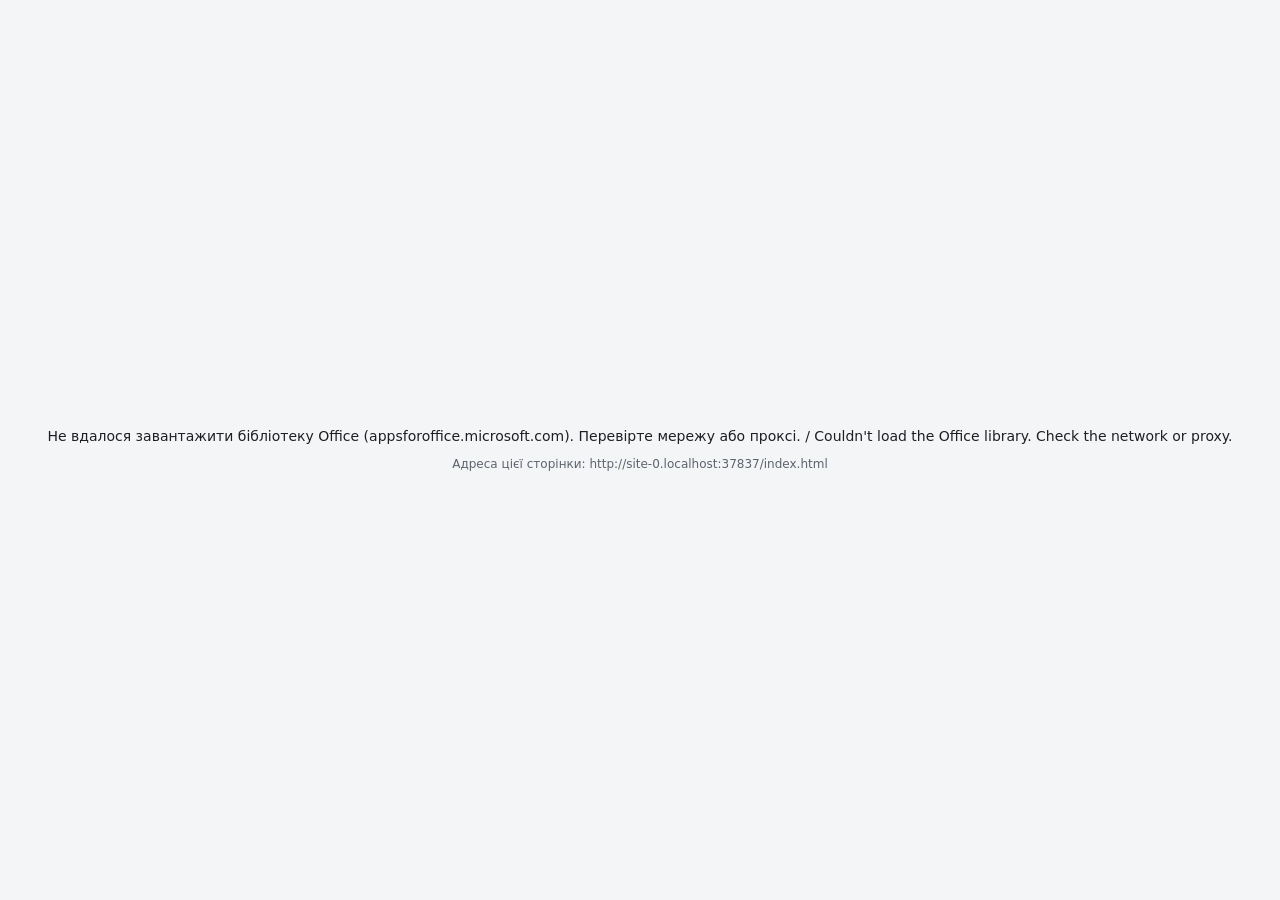
<file: index.html>
<!doctype html>
<html lang="uk">
<head>
  <meta charset="utf-8">
  <meta name="viewport" content="width=device-width, initial-scale=1">
  <!--
    frame-src https: = можна вбудувати будь-який HTTPS-сайт.
    Якщо в config.js заповнено allowedOrigins, app.js додає другий CSP лише з цими доменами:
    браузер перевіряє обидва, тому переходи всередині iframe теж обмежуються списком.
  -->
  <meta http-equiv="Content-Security-Policy"
        content="default-src 'self'; script-src 'self' https://appsforoffice.microsoft.com; style-src 'self' 'unsafe-inline'; img-src 'self' data: https:; connect-src 'self' https://appsforoffice.microsoft.com https://*.microsoft.com https://*.office.com https://*.office.net; frame-src 'self' https:; object-src 'none'; base-uri 'none'; form-action 'self';">
  <title>Веб на слайді</title>
  <script src="https://appsforoffice.microsoft.com/lib/1/hosted/office.js"></script>
  <!-- ?v= підніміть після кожної зміни файлів, щоб Office не взяв стару копію з кешу -->
  <script src="config.js?v=1.9.1"></script>
  <script src="i18n.js?v=1.9.1"></script>
  <style>
    :root {
      --accent: #FFD500; --accent-hover: #ffe04d; --accent-ink: #111;
      --bg: #f4f5f7; --card: #fff; --ink: #1d1f23; --muted: #5d636d; --line: #dfe2e7; --field: #8a9099;
      --danger: #c62828; --warn: #8a5a00; --radius: 12px;
    }
    html, body { margin: 0; height: 100%; background: var(--bg); color: var(--ink); font: 14px "Segoe UI", system-ui, sans-serif; overflow: hidden; }
    .hidden { display: none !important; }
    button { font: inherit; cursor: pointer; }

    /* Кнопки */
    .btn { display: inline-flex; align-items: center; justify-content: center; gap: 6px; padding: 9px 18px; border-radius: 999px;
           border: 1px solid var(--field); background: #fff; color: var(--ink); font-weight: 600; line-height: 1;
           transition: background .15s, border-color .15s, box-shadow .15s, transform .05s; }
    .btn:hover { border-color: var(--ink); box-shadow: 0 2px 8px rgba(0,0,0,.08); }
    .btn:active { transform: translateY(1px); }
    .btn:focus-visible { outline: 2px solid #111; outline-offset: 2px; }
    .btn.primary { background: var(--accent); border-color: var(--accent); color: var(--accent-ink); }
    .btn.primary:hover { background: var(--accent-hover); border-color: var(--accent-hover); }
    .btn.ghost { background: transparent; border-color: transparent; color: var(--muted); }
    .btn.ghost:hover { background: rgba(0,0,0,.05); box-shadow: none; }
    .btn.big { font-size: 20px; padding: 16px 32px; box-shadow: 0 6px 20px rgba(0,0,0,.12); }

    /* Вбудована сторінка. Обгортка обрізає все, що виходить за межі блоку;
       при масштабі < 100% iframe робиться більшим і зменшується через transform. */
    #timerWrap { position: absolute; inset: 0; background: #0a0e16; }
    #timerFrame { width: 100%; height: 100%; border: 0; display: block; }
    #frameWrap { position: absolute; inset: 0; overflow: hidden; background: #fff; box-sizing: border-box; }
    /* Кадр: збільшення частини сторінки навколо обраної точки (transform-origin) */
    #frameZoom { position: absolute; inset: 0; overflow: hidden; }
    /* Рамка й скруглені кути блоку */
    #frameWrap.b-gray { border: 3px solid #b9bec7; } #frameWrap.b-yellow { border: 4px solid var(--accent); } #frameWrap.b-dark { border: 3px solid #1d1f23; }
    #frameWrap.rounded { border-radius: 18px; }
    #frame { border: 0; width: 100%; height: 100%; display: block; background: #fff; transform-origin: 0 0; }

    /* Екран налаштування */
    /* Центрування через margin:auto: якщо форма вища за блок, вона не обрізається зверху, а прокручується. */
    #setup { box-sizing: border-box; height: 100%; padding: 12px; display: flex; overflow: auto; }
    #setup .panel { margin: auto; width: 100%; max-width: 560px; background: var(--card); border: 1px solid var(--line); border-radius: 16px;
                    box-shadow: 0 10px 30px rgba(0,0,0,.08); padding: 18px 20px 14px; display: flex; flex-direction: column; gap: 10px; }
    #setup .head { display: flex; align-items: center; justify-content: space-between; gap: 8px; }
    #setup .help { font-size: 12px; color: var(--muted); text-decoration: underline; }
    #setup .help:hover { color: var(--ink); }
    #setup h1 { margin: 0; font-size: 18px; font-weight: 700; display: flex; align-items: center; gap: 10px; }
    #setup h1::before { content: ""; width: 10px; height: 22px; border-radius: 3px; background: var(--accent); }
    #setup .field-label { font-weight: 600; font-size: 13px; }
    #widgetFields, #siteFields { display: flex; flex-direction: column; gap: 6px; }
    #widgetFields > .row, #widgetFields > div:not(.hint) { margin-top: 4px; }
    #wPickerRow, #wScoreRow, #wLinesRow { display: flex; flex-direction: column; gap: 6px; }
    #wPickerRow.hidden, #wScoreRow.hidden, #wLinesRow.hidden { display: none; }
    #setup input[type=text], #setup select { box-sizing: border-box; width: 100%; padding: 10px 12px; font: inherit; color: var(--ink);
                    background: #fff; border: 1px solid var(--field); border-radius: 10px; transition: border-color .15s, box-shadow .15s; }
    #setup input[aria-invalid=true] { border-color: var(--danger); }
    #setup input[type=text]:focus, #setup select:focus { outline: none; border-color: #111; box-shadow: 0 0 0 3px rgba(255,213,0,.45); }
    #setup .row { display: flex; gap: 12px; align-items: center; flex-wrap: wrap; }
    #setup .row select { width: auto; min-width: 110px; }
    #setup label.mode { display: flex; gap: 8px; align-items: flex-start; cursor: pointer; }
    #setup label.mode input { margin-top: 2px; accent-color: #111; }
    #setup .actions { display: flex; gap: 8px; margin-top: 2px; }
    /* Додаткові налаштування згорнуті, щоб основна дія (адреса + «Показати») вміщалася навіть у малому блоці */
    #setup details.more { border-top: 1px solid var(--line); padding-top: 8px; }
    #setup details.more > summary { cursor: pointer; font-weight: 600; font-size: 13px; color: var(--ink); width: max-content; border-radius: 4px; }
    #setup details.more > summary:focus-visible { outline: 2px solid #111; outline-offset: 2px; }
    #setup details.more[open] > summary { margin-bottom: 10px; }
    #setup details.more .inner { display: flex; flex-direction: column; gap: 10px; }
    #err { color: var(--danger); min-height: 1.2em; }
    #warn { color: var(--warn); min-height: 1.2em; }
    #err:empty, #warn:empty { display: none; }
    .hint { color: var(--muted); font-size: 12px; line-height: 1.4; }
    .credit { margin-top: 6px; padding-top: 12px; border-top: 1px solid var(--line); font-size: 12px; color: var(--muted);
              display: flex; align-items: center; gap: 6px; }
    .credit b { color: var(--ink); letter-spacing: .02em; }
    .credit .dot { width: 8px; height: 8px; border-radius: 50%; background: var(--accent); }

    /* Режим "кнопка": для сайтів, які забороняють вбудовування */
    .card { height: 100%; display: flex; flex-direction: column; align-items: center; justify-content: center; gap: 12px; text-align: center; padding: 16px; box-sizing: border-box; }
    .card .host { color: var(--muted); }
    .card .url { font-size: 12px; word-break: break-all; color: var(--muted); max-width: 90%; user-select: all; }
    .card .actions { display: flex; gap: 8px; }

    #info { color: var(--muted); font-size: 12px; }
    #info:empty { display: none; }
    #setup select:disabled, #setup input:disabled { opacity: .5; cursor: not-allowed; }
    #setup label.mode:has(input:disabled) { color: var(--muted); cursor: not-allowed; }
    #revealRow, #zoomPos { padding-left: 24px; }
    #setup .group { font-size: 11px; font-weight: 700; letter-spacing: .06em; text-transform: uppercase; color: var(--muted); margin-top: 4px; }
    #setup textarea { box-sizing: border-box; width: 100%; min-height: 64px; padding: 8px 10px; font: inherit; font-size: 13px; color: var(--ink);
                      background: #fff; border: 1px solid var(--field); border-radius: 10px; resize: vertical; }
    #setup textarea:focus { outline: none; border-color: #111; box-shadow: 0 0 0 3px rgba(255,213,0,.45); }
    #setup input[type=range] { flex: 1; min-width: 120px; accent-color: #111; }
    #setup input[type=color] { width: 40px; height: 28px; padding: 0; border: 1px solid var(--field); border-radius: 6px; background: #fff; }
    .chips { display: flex; flex-wrap: wrap; gap: 6px; align-items: center; font-size: 12px; color: var(--muted); }
    .chips button { padding: 4px 10px; border-radius: 999px; border: 1px solid var(--field); background: #fff; font-size: 12px; color: var(--ink); }
    .chips button:hover { border-color: var(--ink); background: #fafafa; }
    .chips button:focus-visible { outline: 2px solid #111; outline-offset: 1px; }

    /* Інструменти тренера */
    #widget { position: absolute; inset: 0; background: #fff; overflow: hidden; }
    .w-root { box-sizing: border-box; height: 100%; padding: 4vmin; display: flex; flex-direction: column; align-items: center; justify-content: center; gap: 3vmin; text-align: center; }
    .w-root .btn { font-size: clamp(13px, 3.4vmin, 28px); padding: 1.6vmin 3.6vmin; }
    .w-title { font-size: clamp(16px, 7vmin, 56px); font-weight: 700; color: var(--ink); }
    .w-actions { display: flex; gap: 1.6vmin; flex-wrap: wrap; justify-content: center; }
    .w-note { color: var(--muted); font-size: clamp(12px, 3vmin, 22px); }
    .w-time { font-size: clamp(40px, 34vmin, 320px); font-weight: 700; line-height: 1; font-variant-numeric: tabular-nums; letter-spacing: -.02em; }
    .w-timer.w-warn .w-time { color: var(--danger); }
    .w-timer.w-done { background: var(--accent); }
    .w-timer.w-done .w-time { animation: pulse 1s ease-in-out infinite; }
    @keyframes pulse { 50% { opacity: .35; } }
    .w-pick { font-size: clamp(24px, 16vmin, 160px); font-weight: 700; line-height: 1.1; max-width: 95%; word-break: break-word; }
    .w-picker.w-picked .w-pick { color: #111; background: var(--accent); padding: 0 .3em; border-radius: .2em; }
    .w-teams { display: grid; grid-template-columns: repeat(var(--n), minmax(0, 1fr)); gap: 2vmin; width: 100%; }
    @media (max-aspect-ratio: 1/1) { .w-teams { grid-template-columns: repeat(2, minmax(0, 1fr)); } }
    .w-team { border: 2px solid var(--line); border-radius: 2vmin; padding: 2vmin; display: flex; flex-direction: column; align-items: center; gap: 1.4vmin; min-width: 0; }
    .w-team.w-lead { border-color: var(--accent); box-shadow: 0 0 0 3px var(--accent) inset; }
    .w-team-name { font-size: clamp(13px, 4.4vmin, 40px); font-weight: 600; overflow-wrap: anywhere; }
    .w-team-pts { font-size: clamp(28px, 16vmin, 150px); font-weight: 700; line-height: 1; font-variant-numeric: tabular-nums; }
    .w-sub { font-size: clamp(14px, 5vmin, 44px); font-weight: 600; color: var(--ink); }
    .w-time-text { font-size: clamp(28px, 13vmin, 120px); }
    .w-root .btn.small { padding: .6vmin 1.8vmin; min-width: 5vmin; }
    .w-copied { max-width: 90%; white-space: pre-wrap; text-align: left; }
    .w-copied:empty { display: none; }
    /* Колесо */
    .w-wheel { flex-direction: row; flex-wrap: wrap; align-content: center; }
    .w-wheel .w-title { flex-basis: 100%; }
    .w-wheel-wrap { position: relative; width: min(62vh, 52vw); aspect-ratio: 1; max-width: 100%; }
    .w-wheel-wrap canvas { width: 100%; height: 100%; display: block; }
    .w-wheel-pin { position: absolute; left: 50%; top: -1.5vmin; width: 0; height: 0; transform: translateX(-50%);
                   border-left: 2.4vmin solid transparent; border-right: 2.4vmin solid transparent; border-top: 4.4vmin solid var(--danger); }
    .w-wheel .w-pick { font-size: clamp(20px, 9vmin, 90px); flex-basis: 100%; }
    /* Групи */
    .w-group-grid { display: grid; grid-template-columns: repeat(var(--n), minmax(0, 1fr)); gap: 1.6vmin; width: 100%; max-height: 72%; overflow: auto; text-align: left; }
    .w-group { border: 2px solid var(--line); border-radius: 1.6vmin; padding: 1.4vmin 2vmin; min-width: 0; }
    .w-group-name { font-weight: 700; font-size: clamp(13px, 3.6vmin, 30px); margin-bottom: .6vmin; color: #111; background: var(--accent); display: inline-block; padding: 0 .4em; border-radius: .3em; }
    .w-group ul { margin: 0; padding-left: 1.1em; font-size: clamp(12px, 3vmin, 26px); line-height: 1.35; overflow-wrap: anywhere; }
    /* Голосування */
    .w-bars { width: 100%; display: flex; flex-direction: column; gap: 1.6vmin; }
    .w-bar-row { display: grid; grid-template-columns: minmax(0, 1.2fr) minmax(0, 2fr) auto auto auto; gap: 1.4vmin; align-items: center; text-align: left; font-size: clamp(12px, 3.6vmin, 30px); }
    .w-bar-name { font-weight: 600; overflow-wrap: anywhere; }
    .w-bar-track { height: 5vmin; min-height: 14px; background: var(--bg); border-radius: 1vmin; overflow: hidden; }
    .w-bar-fill { height: 100%; width: 0; background: var(--accent); transition: width .3s; }
    .w-bar-val { font-variant-numeric: tabular-nums; min-width: 9ch; }
    /* Кубик */
    .w-dice-face { font-size: clamp(48px, 30vmin, 260px); line-height: 1; font-weight: 700; }
    .w-dice.w-picked .w-dice-face { color: #111; }
    /* Квіз */
    .w-quiz-grid { display: grid; grid-template-columns: repeat(2, minmax(0, 1fr)); gap: 1.6vmin; width: 100%; }
    .w-quiz-opt { display: flex; align-items: center; gap: 1.6vmin; border: 2px solid var(--line); border-radius: 1.6vmin; padding: 1.6vmin 2vmin; text-align: left; font-size: clamp(13px, 4vmin, 36px); transition: background .2s, opacity .2s; }
    .w-quiz-letter { flex: none; width: 1.8em; height: 1.8em; border-radius: 50%; background: var(--bg); display: inline-flex; align-items: center; justify-content: center; font-weight: 700; }
    .w-quiz-opt.w-correct { background: var(--accent); border-color: var(--accent); font-weight: 700; }
    .w-quiz-opt.w-wrong { opacity: .4; }
    .w-quiz-time { font-size: clamp(20px, 8vmin, 70px); font-weight: 700; font-variant-numeric: tabular-nums; }
    .w-warn-text { color: var(--danger); }
    /* Порядок денний */
    .w-agenda-layout { display: grid; grid-template-columns: minmax(0, 3fr) minmax(0, 2fr); gap: 3vmin; width: 100%; align-items: center; }
    .w-agenda-main { display: flex; flex-direction: column; align-items: center; gap: 2vmin; }
    .w-agenda .w-time { font-size: clamp(36px, 24vmin, 240px); }
    .w-agenda-list { text-align: left; margin: 0; padding-left: 1.3em; font-size: clamp(12px, 3.4vmin, 28px); line-height: 1.5; }
    .w-agenda-list .w-past { color: var(--muted); text-decoration: line-through; }
    .w-agenda-list .w-now { font-weight: 700; background: var(--accent); border-radius: .3em; padding: 0 .3em; }
    /* Картки */
    .w-card-face { width: min(80%, 900px); min-height: 34%; display: flex; align-items: center; justify-content: center; padding: 3vmin; box-sizing: border-box;
                   border: 3px solid var(--ink); border-radius: 2.4vmin; font-size: clamp(16px, 6vmin, 56px); font-weight: 600; line-height: 1.25; overflow-wrap: anywhere; }
    .w-card-face.w-flipped { animation: flip .45s ease-out; background: #fffbe6; }
    @keyframes flip { from { transform: rotateY(90deg); } to { transform: rotateY(0); } }
    /* Картка входу */
    #qrCode { font-size: clamp(16px, 9vmin, 80px); font-weight: 700; letter-spacing: .06em; font-variant-numeric: tabular-nums; color: #111; }
    #qrCode:empty { display: none; }
    @media (prefers-reduced-motion: reduce) { .w-timer.w-done .w-time, .w-card-face.w-flipped { animation: none; } .w-bar-fill { transition: none; } }
    /* Службове: підказки для тренера лише в редагуванні; «Обнулити» і «Скопіювати» в показі з'являються при наведенні */
    body:not(.editing) .w-edit-only { display: none !important; }
    .w-tools .btn.ghost { border-color: var(--line); color: var(--ink); font-size: clamp(12px, 2.6vmin, 20px); }
    .w-tools + .w-tools { margin-top: -1.6vmin; }
    body:not(.editing) .w-tools { opacity: 0; transition: opacity .3s; }
    body:not(.editing) #widget:hover .w-tools, body:not(.editing) .w-tools:focus-within { opacity: 1; }

    /* Перемикач вкладок: «пігулка» в лівому нижньому куті */
    #tabs { position: absolute; left: 8px; bottom: 8px; display: flex; gap: 2px; padding: 3px; border-radius: 999px; max-width: calc(100% - 16px); overflow-x: auto;
            background: rgba(20,22,26,.72); backdrop-filter: blur(8px); -webkit-backdrop-filter: blur(8px); box-shadow: 0 4px 14px rgba(0,0,0,.18); }
    #tabs button { border: 0; border-radius: 999px; padding: 6px 12px; background: transparent; color: #fff; font-size: 12px; white-space: nowrap; }
    #tabs button:hover { background: rgba(255,255,255,.16); }
    #tabs button[aria-selected=true] { background: var(--accent); color: var(--accent-ink); font-weight: 600; }
    #tabs button:focus-visible { outline: 2px solid var(--accent); outline-offset: 1px; }

    /* Заставка «Показати по кліку» */
    #cover { position: absolute; inset: 0; background: var(--bg); }
    #cover .btn.big { max-width: 90%; white-space: normal; line-height: 1.25; }

    /* QR-код: окремий режим (великий) і маленький у куті блоку */
    #qrCard { position: absolute; inset: 0; background: #fff; gap: 2vmin; }
    #qrBig { width: min(78vh, 90vw); height: min(78vh, 90vw); }
    #qrBig svg, #qrCorner svg { display: block; width: 100%; height: 100%; }
    #qrUrl { font-size: clamp(12px, 4vmin, 36px); font-weight: 600; color: var(--ink); word-break: break-all; max-width: 92%; }
    #qrCorner { position: absolute; right: 2vmin; bottom: 2vmin; width: max(64px, 22vmin); height: max(64px, 22vmin);
                padding: 4px; background: #fff; border-radius: 8px; box-shadow: 0 4px 14px rgba(0,0,0,.25); pointer-events: none; }

    /* Індикатор, поки сайт завантажується */
    #loading { position: absolute; inset: 0; background: var(--bg); color: var(--muted); }
    .spinner { width: 28px; height: 28px; border-radius: 50%; border: 3px solid var(--line); border-top-color: var(--accent); animation: spin .8s linear infinite; }
    @keyframes spin { to { transform: rotate(360deg); } }
    @media (prefers-reduced-motion: reduce) { .spinner { animation-duration: 2.4s; } }

    /* Картка «не завантажилось» поверх iframe */
    #notice { position: absolute; inset: 0; background: var(--bg); color: var(--muted); font-size: clamp(14px, 4vmin, 28px); }
    #loadfail { position: absolute; inset: 0; background: var(--bg); }

    /* Панель лише в режимі редагування: компактні кнопки-іконки в «пігулці» в правому верхньому куті.
       Напівпрозора, яскравіша при наведенні. Займає лише місце під кнопками, щоб не перехоплювати кліки по сторінці. */
    #bar { position: absolute; top: 8px; right: 8px; display: flex; gap: 2px; padding: 3px; border-radius: 999px;
           background: rgba(20,22,26,.72); backdrop-filter: blur(8px); -webkit-backdrop-filter: blur(8px);
           box-shadow: 0 4px 14px rgba(0,0,0,.18); opacity: .85; transition: opacity .15s; }
    #bar:hover, #bar:focus-within { opacity: 1; }
    #bar button { display: inline-flex; align-items: center; gap: 5px; min-height: 28px; padding: 6px 11px; border: 0; border-radius: 999px;
                  background: transparent; color: #fff; font-size: 12px; line-height: 1; }
    #bar button:hover { background: rgba(255,255,255,.16); }
    #bar button:focus-visible { outline: 2px solid var(--accent); outline-offset: 1px; }
    #bar svg { width: 14px; height: 14px; flex: none; }
    /* У вузькому блоці лишаємо лише іконки */
    @media (max-width: 420px) { #bar button span { display: none; } #bar button { padding: 6px 8px; } }
  </style>
</head>
<body>
  <!-- Показується, якщо office.js не завантажився або сторінку відкрили поза PowerPoint -->
  <div id="fatal" class="card hidden" role="alert">
    <div id="fatalText"></div>
    <div class="hint"><span data-en="This page's address:">Адреса цієї сторінки:</span> <span id="fatalUrl" class="url"></span></div>
  </div>

  <div id="frameWrap" class="hidden">
  <div id="frameZoom">
  <iframe id="frame"
          title="Вбудована сторінка" data-en-title="Embedded page"
          allow="fullscreen; autoplay; clipboard-write; gamepad"
          referrerpolicy="strict-origin-when-cross-origin"
          sandbox="allow-scripts allow-same-origin allow-forms allow-pointer-lock allow-popups allow-popups-to-escape-sandbox allow-modals allow-storage-access-by-user-activation"></iframe>
  </div>
  </div>

  <div id="tabs" class="hidden" role="tablist" aria-label="Вкладки" data-en-aria="Tabs"></div>

  <div id="loading" class="card hidden" role="status">
    <div class="spinner" aria-hidden="true"></div>
    <div id="loadingText" data-en="Loading page…">Завантажую сторінку…</div>
  </div>

  <div id="loadfail" class="card hidden">
    <div id="loadfailText" data-en="The page is not responding. The site may forbid embedding, or there is no network.">Сторінка не відповідає. Можливо, сайт забороняє вбудовування або немає мережі.</div>
    <div id="loadfailHost" class="host"></div>
    <div class="actions">
      <button id="loadfailOpen" class="btn primary" type="button" data-en="Open in a window">Відкрити у вікні</button>
      <button id="loadfailRetry" class="btn" type="button" data-en="Try again">Спробувати ще раз</button>
    </div>
    <button id="loadfailToButton" class="btn ghost hidden" type="button" data-en="Always open this site with a button">Завжди відкривати цей сайт кнопкою</button>
  </div>

  <div id="cover" class="card hidden">
    <button id="coverBtn" class="btn primary big" type="button" data-en="Click to show">Натисніть, щоб показати</button>
  </div>

  <div id="qrCard" class="card hidden">
    <div id="qrBig"></div>
    <div id="qrUrl"></div>
    <div id="qrCode"></div>
  </div>

  <div id="qrCorner" class="hidden" aria-hidden="true"></div>

  <div id="widget" class="hidden"></div>

  <!-- Таймер PRO: окрема сторінка timer/index.html з цього ж сайту; налаштування зберігаються в слайді. -->
  <div id="timerWrap" class="hidden">
    <iframe id="timerFrame" title="Таймер PRO" data-en-title="Timer PRO"
            allow="autoplay; clipboard-write"
            sandbox="allow-scripts allow-same-origin allow-forms"></iframe>
  </div>

  <!-- Блок не може показати сайт: немає коду сесії або адреса не дозволена. Видно і під час показу. -->
  <div id="notice" class="card hidden" role="status">
    <div id="noticeText"></div>
  </div>

  <div id="launch" class="card hidden">
    <button id="launchBtn" class="btn primary big" type="button" data-en="Open">Відкрити</button>
    <div id="launchHost" class="host"></div>
  </div>

  <!-- Якщо діалог Office не відкрився (блокувальник спливних вікон тощо) -->
  <div id="fallback" class="card hidden">
    <div data-en="Couldn't open the window. Copy the address and open it in a browser:">Не вдалося відкрити вікно. Скопіюйте адресу й відкрийте її в браузері:</div>
    <div id="fallbackUrl" class="url"></div>
    <div class="actions">
      <button id="copyBtn" class="btn primary" type="button" data-en="Copy address">Скопіювати адресу</button>
      <button id="fallbackClose" class="btn" type="button" data-en="Close">Закрити</button>
    </div>
  </div>

  <form id="setup" class="hidden" novalidate>
    <div class="panel" role="main">
      <div class="head">
        <h1 data-en="Web on Slide">Веб на слайді</h1>
        <a class="help" id="helpLink" href="help.html" target="_blank" rel="noopener" data-en="Help">Довідка</a>
      </div>
      <div id="tplRow" class="row hidden">
        <label class="field-label" for="tplSel" data-en="My templates">Мої шаблони</label>
        <select id="tplSel"></select>
        <button id="tplDel" type="button" class="btn ghost" disabled data-en="Delete">Видалити</button>
      </div>
      <div class="row">
        <label class="field-label" for="kind" data-en="Show">Що показати</label>
        <select id="kind">
          <option value="site" data-en="Web page">Сторінку з інтернету</option>
          <option value="timer" data-en="Timer">Таймер</option>
          <option value="protimer" data-en="Timer PRO (all modes)">Таймер PRO (усі режими)</option>
          <option value="picker" data-en="Random picker">Випадковий вибір</option>
          <option value="score" data-en="Team scores">Рахунок команд</option>
          <option value="groups" data-en="Split into groups">Розподіл на групи</option>
          <option value="vote" data-en="Show of hands vote">Голосування залу</option>
          <option value="quiz" data-en="Quiz card">Квіз-картка</option>
          <option value="agenda" data-en="Agenda with stages">Порядок денний з етапами</option>
          <option value="cards" data-en="Card deck">Колода карток</option>
          <option value="break" data-en="Break until a time">Перерва до певного часу</option>
          <option value="dice" data-en="Dice, coin, number">Кубик, монетка, число</option>
        </select>
      </div>

      <div id="siteFields">
      <label class="field-label" for="url" data-en="Page address">Адреса сторінки</label>
      <input id="url" type="text" inputmode="url" autocomplete="off" spellcheck="false" placeholder="https://www.menti.com/…" required aria-describedby="err warn info urlHint" list="recentUrls">
      <datalist id="recentUrls"></datalist>
      <div id="presets" class="chips hidden"><span data-en="Quick addresses:">Швидкі адреси:</span></div>
      <div id="codeRow" class="hidden">
        <label class="field-label" for="code" data-en="Session code">Код сесії</label>
        <input id="code" type="text" autocomplete="off" spellcheck="false" placeholder="1234 5678">
      </div>
      <div id="info" role="status"></div>
      </div>

      <div id="widgetFields" class="hidden">
        <label class="field-label" for="wTitle" id="wTitleLabel"></label>
        <input id="wTitle" type="text" maxlength="120">
        <div id="wTimerRow" class="row">
          <label class="field-label" for="wMinutes" data-en="Duration, min">Тривалість, хв</label>
          <input id="wMinutes" type="number" min="0.25" max="180" step="0.25" value="5" style="width:90px">
        </div>
        <div id="wTimeRow" class="row hidden">
          <label class="field-label" for="wTime" data-en="Back at">Повертаємось о</label>
          <input id="wTime" type="time" value="14:30" style="width:120px">
        </div>
        <div id="wPickerRow" class="hidden">
          <label class="field-label" for="wNames" data-en="Names, one per line">Імена, по одному на рядок</label>
          <textarea id="wNames" spellcheck="false" placeholder="Олена&#10;Андрій&#10;Команда «Схід»" data-en-ph="Anna&#10;Mark&#10;Team East"></textarea>
          <div class="row">
            <label class="field-label" for="wStyle" data-en="Look">Вигляд</label>
            <select id="wStyle">
              <option value="list" data-en="Name list">Перебір імен</option>
              <option value="wheel" data-en="Wheel of fortune">Колесо фортуни</option>
            </select>
          </div>
          <label class="mode"><input id="wRepeat" type="checkbox"> <span data-en="Names can repeat">Можна вибирати повторно</span></label>
        </div>
        <div id="wScoreRow" class="hidden">
          <label class="field-label" for="wTeams" data-en="Teams, one per line (2–6)">Команди, по одній на рядок (2–6)</label>
          <textarea id="wTeams" spellcheck="false" placeholder="Схід&#10;Захід" data-en-ph="East&#10;West"></textarea>
          <div class="row">
            <label class="field-label" for="wStep" data-en="Points per click">Балів за клік</label>
            <input id="wStep" type="number" min="1" max="100" step="1" value="1" style="width:90px">
          </div>
          <label class="mode"><input id="wShared" type="checkbox"> <span data-en="Shared score on all slides with the same teams">Спільний рахунок на всіх слайдах з тими самими командами</span></label>
        </div>
        <div id="wLinesRow" class="hidden">
          <label class="field-label" for="wLines" id="wLinesLabel"></label>
          <textarea id="wLines" spellcheck="false"></textarea>
        </div>
        <div id="wSubRow" class="row hidden">
          <label class="field-label" for="wSub" id="wSubLabel"></label>
          <select id="wSub"></select>
        </div>
        <div id="wNumRow" class="row hidden">
          <label class="field-label" for="wNum" id="wNumLabel"></label>
          <input id="wNum" type="number" min="0" step="1" style="width:110px">
        </div>
        <div class="hint" id="wHint"></div>
      </div>

      <div id="err" role="alert"></div>
      <div id="warn" role="status"></div>
      <div id="urlHint" class="hint" data-en="Anyone who gets the presentation file will see this address.">Адресу побачить кожен, хто отримає файл презентації.</div>
      <details class="more" id="more">
        <summary data-en="More options">Додатково</summary>
        <div class="inner">
          <div class="group" data-en="Display">Показ</div>
          <div class="row">
            <label class="field-label" for="mode" data-en="How to show">Як показати</label>
            <select id="mode" aria-describedby="buttonHint">
              <option value="embed" data-en="Page on the slide">Сторінка на слайді</option>
              <option value="button" data-en="Button that opens a window">Кнопкою у вікні</option>
              <option value="qr" data-en="QR code only">Лише QR-код</option>
            </select>
          </div>
          <div id="buttonHint" class="hint"></div>
          <div class="row">
            <label class="field-label" for="scale" data-en="Page scale">Масштаб сторінки</label>
            <select id="scale" aria-describedby="scaleHint">
              <option value="1">100%</option>
              <option value="0.9">90%</option>
              <option value="0.8">80%</option>
              <option value="0.75">75%</option>
              <option value="0.67">67%</option>
              <option value="0.5">50%</option>
            </select>
          </div>
          <div id="scaleHint" class="hint" data-en="Page doesn't fit? Lower the scale and the site lays out as on a bigger screen.">Сторінка не вміщується? Зменште масштаб: сайт розкладеться як на більшому екрані.</div>
          <div class="row">
            <label class="field-label" for="zoom" data-en="Zoom into a part">Збільшити частину</label>
            <select id="zoom" aria-describedby="zoomHint">
              <option value="1" data-en="No, whole page">Ні, вся сторінка</option>
              <option value="1.25">×1,25</option>
              <option value="1.5">×1,5</option>
              <option value="2">×2</option>
              <option value="3">×3</option>
            </select>
          </div>
          <div id="zoomPos" class="hidden">
            <div class="row"><label for="fx" data-en="Left ↔ right">Ліворуч ↔ праворуч</label><input id="fx" type="range" min="0" max="100" step="5" value="50"></div>
            <div class="row"><label for="fy" data-en="Top ↕ bottom">Вгорі ↕ внизу</label><input id="fy" type="range" min="0" max="100" step="5" value="0"></div>
          </div>
          <div id="zoomHint" class="hint" data-en="For example, only the results table without the site menu. The sliders choose which part to show.">Наприклад, лише таблиця результатів без меню сайту. Повзунки задають, яку частину сторінки показати.</div>
          <div class="row">
            <label class="field-label" for="refresh" data-en="Auto refresh">Автооновлення</label>
            <select id="refresh">
              <option value="0" data-en="Off">Вимкнено</option>
              <option value="10" data-en="Every 10 s">Кожні 10 с</option>
              <option value="30" data-en="Every 30 s">Кожні 30 с</option>
              <option value="60" data-en="Every minute">Щохвилини</option>
              <option value="300" data-en="Every 5 min">Кожні 5 хв</option>
            </select>
          </div>
          <label class="mode"><input id="allowScroll" type="checkbox"> <span data-en="Allow page scrolling">Дозволити прокрутку сторінки</span></label>
          <label class="mode"><input id="autoplay" type="checkbox"> <span data-en="Autoplay video (YouTube, Vimeo), muted">Автозапуск відео (YouTube, Vimeo) без звуку</span></label>
          <label class="mode"><input id="qrCornerOn" type="checkbox"> <span data-en="QR code of the address in the corner">QR-код адреси в куті блоку</span></label>
          <label class="mode"><input id="reveal" type="checkbox"> <span data-en="Show the page on click (cover first)">Показувати сайт по кліку (спершу заставка)</span></label>
          <div id="revealRow" class="hidden">
            <input id="revealText" type="text" maxlength="80" placeholder="Натисніть, щоб показати" data-en-ph="Click to show" aria-label="Напис на заставці" data-en-aria="Cover caption">
          </div>
          <label class="field-label" for="offlineText" data-en="Text if the page doesn't open">Текст, якщо сайт не відкрився</label>
          <input id="offlineText" type="text" maxlength="160" placeholder="Наприклад: Голосування на menti.com, код 1234 5678" data-en-ph="For example: Vote at menti.com, code 1234 5678">
          <div class="group" data-en="Tabs">Вкладки</div>
          <label class="field-label" for="tabsText" data-en="Other pages in this block (up to 3)">Інші сторінки в цьому блоці (до 3)</label>
          <textarea id="tabsText" spellcheck="false" aria-describedby="tabsHint" placeholder="Результати | https://www.menti.com/…/results" data-en-ph="Results | https://www.menti.com/…/results"></textarea>
          <div id="tabsHint" class="hint" data-en-html="One per line: &lt;b&gt;Name | address&lt;/b&gt;. Tab buttons appear at the bottom of the block.">По одній на рядок: <b>Назва | адреса</b>. Внизу блоку з'являться кнопки-вкладки для перемикання.</div>
          <div id="mainTitleRow" class="hidden">
            <label class="field-label" for="mainTitle" data-en="First tab name">Назва першої вкладки</label>
            <input id="mainTitle" type="text" maxlength="30" placeholder="Сторінка" data-en-ph="Page">
          </div>
          <div class="row">
            <label class="field-label" for="rotate" data-en="Switch tabs automatically">Перемикати вкладки самі</label>
            <select id="rotate">
              <option value="0" data-en="Off">Вимкнено</option>
              <option value="10" data-en="every 10 s">кожні 10 с</option>
              <option value="20" data-en="every 20 s">кожні 20 с</option>
              <option value="30" data-en="every 30 s">кожні 30 с</option>
              <option value="60" data-en="every minute">щохвилини</option>
            </select>
          </div>
          <div class="group" data-en="Block style">Вигляд блоку</div>
          <div class="row">
            <label class="field-label" for="border" data-en="Border">Рамка</label>
            <select id="border">
              <option value="" data-en="None">Немає</option>
              <option value="gray" data-en="Gray">Сіра</option>
              <option value="yellow" data-en="Yellow">Жовта</option>
              <option value="dark" data-en="Dark">Темна</option>
            </select>
          </div>
          <div class="row">
            <label class="mode"><input id="rounded" type="checkbox"> <span data-en="Rounded corners">Скруглені кути</span></label>
            <label id="cornerBgRow" class="row hidden" style="gap:6px"><span data-en="slide background">колір фону слайда</span> <input id="cornerBg" type="color" value="#ffffff"></label>
          </div>
          <div class="hint" data-en-html="Session code: put &lt;b&gt;{code}&lt;/b&gt; in the address, e.g. &lt;b&gt;menti.com/{code}&lt;/b&gt;. Then for a new group you only change the code.">Код сесії: напишіть <b>{код}</b> в адресі, наприклад <b>menti.com/{код}</b>. Тоді для нової групи достатньо змінити лише код.</div>
        </div>
      </details>
      <div class="actions">
        <button type="submit" class="btn primary" data-en="Show on slide">Показати на слайді</button>
        <button id="cancelBtn" type="button" class="btn ghost hidden" data-en="Cancel">Скасувати</button>
        <button id="tplSave" type="button" class="btn ghost hidden" data-en="Save as template">Зберегти як шаблон</button>
      </div>
      <div class="credit"><span class="dot"></span><span data-en="Created by">Створено в</span> <b>DTEK Academy</b></div>
    </div>
  </form>

  <div id="bar" class="hidden" role="toolbar" aria-label="Керування блоком" data-en-aria="Block controls">
    <button id="reloadBtn" type="button" title="Перезавантажити сторінку" data-en-title="Reload page"><svg viewBox="0 0 24 24" fill="none" stroke="currentColor" stroke-width="2.2" stroke-linecap="round" stroke-linejoin="round" aria-hidden="true"><path d="M21 12a9 9 0 1 1-2.64-6.36"/><path d="M21 3v6h-6"/></svg><span data-en="Reload">Оновити</span></button>
    <button id="popBtn" type="button" title="Відкрити у вікні" data-en-title="Open in a window"><svg viewBox="0 0 24 24" fill="none" stroke="currentColor" stroke-width="2.2" stroke-linecap="round" stroke-linejoin="round" aria-hidden="true"><path d="M14 4h6v6"/><path d="M20 4l-9 9"/><path d="M18 14v5a1 1 0 0 1-1 1H5a1 1 0 0 1-1-1V7a1 1 0 0 1 1-1h5"/></svg><span data-en="Window">У вікні</span></button>
    <button id="codeBtn" type="button" title="Змінити код сесії" data-en-title="Change session code" class="hidden"><svg viewBox="0 0 24 24" fill="none" stroke="currentColor" stroke-width="2.2" stroke-linecap="round" stroke-linejoin="round" aria-hidden="true"><path d="M4 9h16"/><path d="M4 15h16"/><path d="M10 3 8 21"/><path d="M16 3l-2 18"/></svg><span data-en="Code">Код</span></button>
    <button id="editBtn" type="button" title="Змінити адресу та вигляд" data-en-title="Change address and look"><svg viewBox="0 0 24 24" fill="none" stroke="currentColor" stroke-width="2.2" stroke-linecap="round" stroke-linejoin="round" aria-hidden="true"><path d="M12 20h9"/><path d="M16.5 3.5a2.12 2.12 0 0 1 3 3L7 19l-4 1 1-4z"/></svg><span data-en="Edit">Змінити</span></button>
  </div>

  <script src="widgets.js?v=1.9.1"></script>
  <script src="app.js?v=1.9.1"></script>
</body>
</html>
</file>
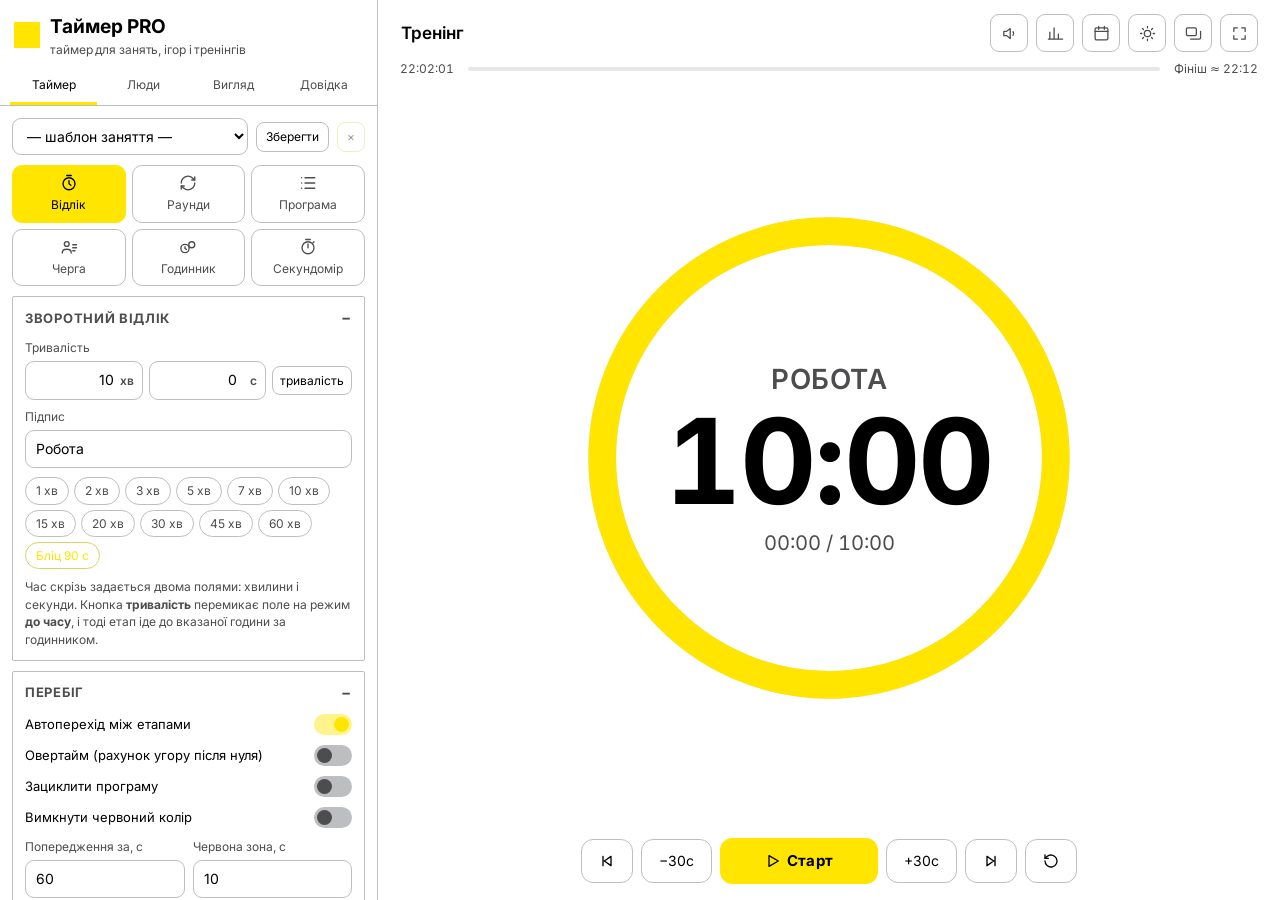
<file: timer/index.html>
<!doctype html>
<html lang="uk">
<head>
<meta charset="utf-8">
<meta name="viewport" content="width=device-width,initial-scale=1">
<title>Таймер</title>
<!-- Скрипт лежить в окремому файлі timer.js, тому CSP забороняє будь-який вбудований код:
     навіть якщо у сторінку потрапить чужа розмітка, обробники на кшталт onerror не виконаються. -->
<meta http-equiv="Content-Security-Policy"
      content="default-src 'self'; script-src 'self'; style-src 'self' 'unsafe-inline'; font-src 'self'; img-src 'self' data: blob: https:; media-src 'self' data: blob: https:; connect-src 'self'; object-src 'none'; base-uri 'none'; form-action 'none';">
<!-- Шрифти лежать на цьому ж сайті: жодних звернень до сторонніх сервісів. -->
<link rel="stylesheet" href="fonts/fonts.css?v=1.9.1">
<style>
:root{
  --bg:#0a0e16; --panel:#111827; --panel2:#161f2e; --line:#243043;
  --txt:#e9eef7; --muted:#8b9ab1;
  --accent:#4f9cff; --accent2:#2fd07a; --onAccent:#04101f;
  --ok:#2fd07a; --warn:#ffb020; --danger:#ff4d5e;
  --ringbg:#1a2333; --shadow:0 10px 30px rgba(0,0,0,.35);
  --phase:#4f9cff; --r:12px;
  --font:"Inter","Segoe UI",system-ui,Roboto,Arial,sans-serif;
  --font-mono:"IBM Plex Mono",ui-monospace,"Cascadia Mono",Consolas,"Courier New",monospace;
  --font-display:var(--font);
  --font-num:var(--font-display);
}
[data-theme="light"]{
  --bg:#ffffff; --panel:#ffffff; --panel2:#f7f9fc; --line:#dfe6f0;
  --txt:#121a26; --muted:#65748c; --ringbg:#e4eaf3; --shadow:0 8px 24px rgba(20,40,80,.10);
  --accent2:#6366f1;
}
[data-theme="neon"]{
  --bg:#06060d; --panel:#0d0d1a; --panel2:#12122a; --line:#2a2a4d;
  --txt:#eafff9; --muted:#8f8fc4; --accent:#00e5ff; --accent2:#ff2d78;
  --ok:#39ff88; --warn:#ffd400; --danger:#ff2d78;
  --ringbg:#181832;
}
[data-theme="mono"]{
  --bg:#000000; --panel:#0b0b0b; --panel2:#131313; --line:#2a2a2a;
  --txt:#ffffff; --muted:#9a9a9a; --accent:#ffffff; --accent2:#ffcc00; --onAccent:#000000;
  --ok:#ffffff; --warn:#ffcc00; --danger:#ff3b30;
  --ringbg:#1c1c1c;
}

/* Corporate: enterprise tokens, light surface, 8pt rhythm, restrained motion. */
[data-theme="corporate"]{
  --bg:#ffffff; --panel:#ffffff; --panel2:#f9fafc; --line:#dde3ec;
  --txt:#111827; --muted:#55606f;
  --accent:#3b82f6; --accent2:#8b5cf6; --onAccent:#0b1220;
  --ok:#16a34a; --warn:#d97706; --danger:#dc2626;
  --ringbg:#e4eaf3; --shadow:0 6px 18px rgba(17,24,39,.09);
  --r:8px;
  --font:"Open Sans","Segoe UI",system-ui,Roboto,Arial,sans-serif;
  --font-display:"Poppins","Segoe UI",system-ui,Roboto,Arial,sans-serif;
  --font-num:var(--font-display);
}
[data-theme="corporate"] .card{box-shadow:none}
[data-theme="corporate"] .brand .dot{border-radius:6px}

/* Fantasy: gold on deep royal night. Surface goes dark instead of the token
   default white, because gold on white fails contrast and the tool is
   projected in dark rooms. Digits stay in the mono token, not the display
   blackletter, so the time is readable at a glance. */
[data-theme="fantasy"]{
  --bg:#0b1024; --panel:#151c3d; --panel2:#111735; --line:#2c3a6e;
  --txt:#f4ecd8; --muted:#a4a1c8;
  --accent:#fdc800; --accent2:#0250cc; --onAccent:#1a1408;
  --ok:#16a34a; --warn:#d97706; --danger:#dc2626;
  --ringbg:#1b2450; --shadow:0 14px 36px rgba(0,0,0,.6);
  --r:14px;
  --font:"Segoe UI",system-ui,Roboto,"Helvetica Neue",Arial,sans-serif;
  --font-display:"New Rocker","Luminari","Papyrus","Palatino Linotype","Book Antiqua",Georgia,serif;
  --font-num:var(--font-mono);
}
[data-theme="fantasy"] .card{border-color:color-mix(in srgb,var(--accent) 20%,var(--line))}
[data-theme="fantasy"] .card>h3{color:color-mix(in srgb,var(--accent) 70%,var(--muted));letter-spacing:1px}
[data-theme="fantasy"] #timeText{text-shadow:0 0 30px color-mix(in srgb,var(--phase) 45%,transparent)}
[data-theme="fantasy"] .dial canvas{filter:drop-shadow(0 0 14px color-mix(in srgb,var(--phase) 38%,transparent))}
[data-theme="fantasy"] .brand h1,[data-theme="fantasy"] #stageTitle,[data-theme="fantasy"] #segName,
[data-theme="fantasy"] #rotPrompt,[data-theme="fantasy"] .team h5{letter-spacing:1px}
[data-theme="fantasy"] .btn.primary{box-shadow:0 0 18px color-mix(in srgb,var(--accent) 30%,transparent)}

/* DTEK: the guide approves four colours and no others — key yellow #FFE500,
   black, cool gray #BCBEC0 and white. Warning and finish therefore share the
   yellow, and the difference is carried by the pulse, the label and the flash
   instead of by a red that the palette does not contain. Corners are nearly
   square because the identity is built on square geometry. */
[data-theme="dtek"]{
  --bg:#000000; --panel:#0e0e0e; --panel2:#151515; --line:#2b2b2b;
  --txt:#ffffff; --muted:#bcbec0;
  --accent:#ffe500; --accent2:#bcbec0; --onAccent:#000000;
  --ok:#ffe500; --warn:#ffe500; --danger:#ffe500;
  --ringbg:#1c1c1c; --shadow:0 10px 28px rgba(0,0,0,.6);
  --r:2px;
}
/* DTEK light: the same four colours on a white slide. Yellow on white is far
   too faint for text, so the digits and other phase-coloured text stay black
   and the yellow carries the ring, the bars and the primary button. */
[data-theme="dtek-light"]{
  --bg:#ffffff; --panel:#ffffff; --panel2:#ffffff; --line:#bcbec0;
  --txt:#000000; --muted:#4d4d4f;
  --accent:#ffe500; --accent2:#bcbec0; --onAccent:#000000;
  --ok:#ffe500; --warn:#ffe500; --danger:#ffe500;
  --ringbg:#e6e7e8; --shadow:none;
  --r:2px;
}
[data-theme="dtek-light"] #timeText,[data-theme="dtek-light"] #buzzName,
[data-theme="dtek-light"] .fd,[data-theme="dtek-light"] #rotPrompt{color:var(--txt)}
[data-theme="dtek-light"] .tabs button.on{border-bottom-width:3px}
[data-theme="dtek"] .brand .dot,[data-theme="dtek-light"] .brand .dot{border-radius:0;background:var(--accent)}
[data-theme="dtek"] .card,[data-theme="dtek-light"] .card{box-shadow:none}
[data-theme="dtek"] .btn.primary,[data-theme="dtek-light"] .btn.primary{font-weight:700;letter-spacing:.3px}

*{box-sizing:border-box}
html,body{height:100%}
body{
  margin:0;overflow:hidden;background:var(--bg);color:var(--txt);
  font:14px/1.45 var(--font);
  -webkit-font-smoothing:antialiased;
}
button,input,select,textarea{font:inherit;color:inherit}
button,.chip,.ck,.quick button,.tabs button,.modes button{touch-action:manipulation}
html{-webkit-tap-highlight-color:transparent}
.ovl,.scroll,.timeline{overscroll-behavior:contain}
:focus-visible{outline:2px solid var(--accent);outline-offset:2px}
@media (prefers-reduced-motion: reduce){
  *,*::before,*::after{animation-duration:.001ms!important;animation-iteration-count:1!important;transition-duration:.001ms!important}
  /* the end-of-stage flash is a signal, not decoration, so it survives */
  #flashOvl.go{animation:bigflash .9s ease-out 3!important}
}
/* Screen-reader-only text and a skip link: the sidebar is a long list of
   controls, and a keyboard user must be able to jump past it. */
.sr{position:absolute;width:1px;height:1px;margin:-1px;padding:0;overflow:hidden;clip:rect(0 0 0 0);white-space:nowrap;border:0}
.skip{position:fixed;left:10px;top:-70px;z-index:200;background:var(--accent);color:var(--onAccent);
  padding:10px 16px;border-radius:var(--r);font-weight:700;text-decoration:none;transition:top .15s}
.skip:focus{top:10px}
/* The warning and finish states must not live in colour alone. */
#phaseTag{
  flex:none;margin-top:6px;padding:4px 12px;border-radius:999px;
  border:2px solid var(--phase);background:color-mix(in srgb,var(--phase) 14%,transparent);
  color:var(--txt);font-size:calc(var(--d)*.028);font-weight:800;letter-spacing:.1em;text-transform:uppercase
}
#phaseTag:empty{display:none}
.brand h1,#stageTitle,#segName,.card>h3,#rotPrompt,#pickName,#buzzName,.team h5,.ovlbox .sub{font-family:var(--font-display)}
.card>h3,#segName,#stageMsg,#rotPrompt,.ovlbox .sub{text-wrap:balance}
#timeText,.fd,#buzzCount,#wallClock,#endAt{font-family:var(--font-num)}
::-webkit-scrollbar{width:10px;height:10px}
::-webkit-scrollbar-thumb{background:var(--line);border-radius:8px}
::-webkit-scrollbar-track{background:transparent}
::-webkit-scrollbar-thumb:hover{background:var(--muted)}
::selection{background:color-mix(in srgb,var(--accent) 32%,transparent)}
input,textarea,[contenteditable]{caret-color:var(--accent)}

.app{display:grid;grid-template-columns:378px 1fr;height:100vh}
.side{background:var(--panel);border-right:1px solid var(--line);display:flex;flex-direction:column;min-height:0}
.brand{display:flex;align-items:center;gap:10px;padding:13px 14px 9px}
.brand .dot{width:26px;height:26px;border-radius:8px;background:linear-gradient(135deg,var(--accent),var(--accent2));flex:none}
.brand h1{font-size:19px;margin:0;letter-spacing:-.1px;font-weight:700}
.brand small{display:block;color:var(--muted);font-size:12px;font-weight:400}

.tabs{display:flex;gap:3px;padding:0 10px;border-bottom:1px solid var(--line)}
.tabs button{
  flex:1;background:none;border:none;border-bottom:2px solid transparent;padding:9px 4px;
  color:var(--muted);cursor:pointer;font-size:12px;border-radius:8px 8px 0 0;transition:color .15s,background-color .15s,border-color .15s,opacity .15s,transform .15s
}
.tabs button:hover{color:var(--txt)}
.tabs button.on{color:var(--txt);border-bottom-color:var(--accent);background:var(--panel2)}

.scroll{overflow:auto;padding:12px;min-height:0}
.pane{display:none;flex-direction:column;gap:10px}
.pane.on{display:flex}

/* six modes in five columns left one button stranded on a row of its own */
.modes{display:grid;grid-template-columns:repeat(3,1fr);gap:6px}
.modes button{
  background:var(--panel2);border:1px solid var(--line);border-radius:10px;padding:8px 3px;cursor:pointer;
  display:flex;flex-direction:column;align-items:center;gap:4px;font-size:12px;color:var(--muted);transition:color .15s,background-color .15s,border-color .15s,opacity .15s,transform .15s
}
.modes button svg{width:18px;height:18px;stroke:currentColor;fill:none;stroke-width:1.8;stroke-linecap:round;stroke-linejoin:round}
.modes button:hover{color:var(--txt);border-color:var(--accent)}
.modes button.on{background:var(--accent);border-color:var(--accent);color:var(--onAccent)}

.card{background:var(--panel2);border:1px solid var(--line);border-radius:var(--r);overflow:hidden;flex:0 0 auto}
.card>h3{
  margin:0;padding:10px 12px;font-size:13px;font-weight:700;letter-spacing:.7px;text-transform:uppercase;color:var(--muted);
  display:flex;align-items:center;justify-content:space-between;cursor:pointer;user-select:none
}
.card>h3::after{content:"\2212";font-size:15px;color:var(--muted)}
.cardbtn{flex:1;outline:none;border-radius:4px}
.card>h3:has(.cardbtn:focus-visible){outline:2px solid var(--accent);outline-offset:-2px}
.card.closed>h3::after{content:"+"}
.card .body{padding:0 12px 12px;display:flex;flex-direction:column;gap:10px}
.card .body>*{flex:0 0 auto}
.card.closed .body{display:none}

.row{display:flex;gap:8px;align-items:center}
.row.wrap{flex-wrap:wrap}
.grid2{display:grid;grid-template-columns:1fr 1fr;gap:8px}
.grid3{display:grid;grid-template-columns:1fr 1fr 1fr;gap:8px}
.f{display:flex;flex-direction:column;gap:5px;min-width:0}
.f>label{font-size:12px;color:var(--muted)}
.inp{
  background:var(--panel);border:1px solid var(--line);border-radius:9px;padding:8px 10px;width:100%;
  outline:none;transition:color .15s,background-color .15s,border-color .15s,opacity .15s,transform .15s;min-width:0
}
.inp:focus{border-color:var(--accent);box-shadow:0 0 0 3px color-mix(in srgb,var(--accent) 22%,transparent)}
select.inp{cursor:pointer}
.hint{font-size:12px;color:var(--muted)}

.btn{
  background:var(--panel);border:1px solid var(--line);border-radius:10px;padding:8px 12px;cursor:pointer;
  transition:color .15s,background-color .15s,border-color .15s,opacity .15s,transform .15s;white-space:nowrap;display:inline-flex;align-items:center;gap:6px;justify-content:center
}
.btn:hover{border-color:var(--accent);color:var(--txt)}
.btn.primary{background:var(--accent);border-color:var(--accent);color:var(--onAccent);font-weight:600}
.btn.sm{padding:5px 9px;font-size:12px;border-radius:8px}
.btn.danger{border-color:color-mix(in srgb,var(--danger) 45%,var(--line))}
.btn.danger:hover{border-color:var(--danger);color:var(--danger)}
.btn.ok:hover{border-color:var(--ok);color:var(--ok)}
.btn.full{width:100%}
/* a control that gives under the finger reads as real */
.btn:active:not(:disabled),.iconbtn:active:not(:disabled),.quick button:active,.chip:active,.tabs button:active{transform:translateY(1px)}
.btn:disabled,.iconbtn:disabled{opacity:.4;cursor:not-allowed}
.btn:disabled:hover,.iconbtn:disabled:hover{border-color:var(--line);color:var(--muted)}
/* figures in lists and readouts must not jitter while they count */
.logrow,.chip,#scoreRows,.teams,.ag,.item .num,.keys kbd{font-variant-numeric:tabular-nums}

.quick{display:flex;flex-wrap:wrap;gap:5px}
.quick button{
  background:var(--panel);border:1px solid var(--line);border-radius:16px;padding:4px 10px;font-size:12px;
  cursor:pointer;color:var(--muted);transition:color .15s,background-color .15s,border-color .15s,opacity .15s,transform .15s
}
.quick button:hover{border-color:var(--accent);color:var(--txt)}
.quick button.hot{border-color:color-mix(in srgb,var(--danger) 50%,var(--line));color:var(--danger)}

.sw{display:flex;align-items:center;justify-content:space-between;gap:10px;font-size:13px}
.sw input{appearance:none;width:38px;height:21px;border-radius:20px;background:var(--line);position:relative;cursor:pointer;transition:color .15s,background-color .15s,border-color .15s,opacity .15s,transform .15s;flex:none;border:none;margin:0}
.sw input::after{content:"";position:absolute;top:3px;left:3px;width:15px;height:15px;border-radius:50%;background:var(--muted);transition:color .15s,background-color .15s,border-color .15s,opacity .15s,transform .15s}
.sw input:checked{background:color-mix(in srgb,var(--accent) 45%,transparent)}
.sw input:checked::after{left:20px;background:var(--accent)}
input[type=range]{width:100%;accent-color:var(--accent)}

.list{display:flex;flex-direction:column;gap:6px}
.list>*{flex:0 0 auto}
.item{display:flex;gap:6px;align-items:center;background:var(--panel);border:1px solid var(--line);border-radius:9px;padding:6px}
.item.col{flex-direction:column;align-items:stretch;gap:5px}
/* Three round targets plus a duration leave a phone almost no room for the
   name, so the line is allowed to wrap and the name keeps a floor. */
.item .r1{display:flex;gap:6px;align-items:center;flex-wrap:wrap}
.item .r1>.inp{min-width:120px}
/* the three targets travel together, so a narrow row drops them onto their own
   line instead of splitting the pair of arrows across two */
.item .acts{display:flex;gap:6px;align-items:center;flex:none;margin-left:auto}
.item .grab{color:var(--muted);cursor:grab;font-size:12px;padding:0 2px;flex:none;letter-spacing:1px}
.item .inp{padding:5px 8px;border:1px solid transparent;background:transparent}
.item .inp:focus{background:var(--panel2);border-color:var(--accent)}
.item .dur{width:76px;flex:none;text-align:center}
.item .col-sel{width:84px;flex:none;font-size:12px;padding:5px 4px}
/* minutes and seconds side by side, each labelled inside the box */
.durf{display:flex;gap:6px;align-items:center;min-width:0}
.durbox{position:relative;display:flex;align-items:center;flex:1 1 0;min-width:56px}
.durbox .inp{width:100%;padding-right:28px;text-align:right}
.durbox b{position:absolute;right:9px;font-size:12px;font-weight:600;color:var(--muted);pointer-events:none}
.durbox .inp::-webkit-outer-spin-button,.durbox .inp::-webkit-inner-spin-button{-webkit-appearance:none;margin:0}
.durf .at{flex:none;padding:5px 7px;font-size:12px;min-width:44px}
.durf.compact{width:92px;flex:none;gap:4px}
.durf.compact .durbox{min-width:34px}
.durf.compact .inp{padding:5px 17px 5px 4px;font-size:12px}
.durf.compact .durbox b{right:4px;font-size:12px}
.atwrap{flex:none}
.atwrap .at{padding:5px 8px;font-size:12px}
.item .num{width:46px;flex:none;text-align:center;font-variant-numeric:tabular-nums}
.item .note{font-size:12px;color:var(--muted);flex:1}
.item .key{
  width:20px;height:20px;flex:none;display:grid;place-items:center;font-size:12px;border-radius:5px;
  background:var(--panel2);border:1px solid var(--line);color:var(--muted)
}
.item .x{color:var(--muted);background:none;border:none;cursor:pointer;font-size:16px;line-height:1;padding:2px 5px;flex:none;border-radius:6px}
.item .x:hover{color:var(--danger);background:color-mix(in srgb,var(--danger) 14%,transparent)}
.item .mv{font-size:12px}
.item .mv:hover{color:var(--accent);background:color-mix(in srgb,var(--accent) 14%,transparent)}
.item .mv:disabled{opacity:.3;cursor:default;background:none;color:var(--muted)}
.item.dragging{opacity:.35}
.item.over{border-color:var(--accent)}

.logrow{display:flex;gap:8px;align-items:center;font-size:12px;padding:5px 9px;background:var(--panel);border:1px solid var(--line);border-radius:8px}
.logrow .n{flex:1;overflow:hidden;text-overflow:ellipsis;white-space:nowrap}
.logrow .d{font-variant-numeric:tabular-nums;color:var(--muted)}
.logrow .dl{font-variant-numeric:tabular-nums;width:52px;text-align:right}
.logrow .dl.over{color:var(--danger)}
.logrow .dl.under{color:var(--ok)}

/* the help is a wall of prose; its subheadings need a real step, not a shade */
.help h4{margin:16px 0 5px;font-size:16px;font-weight:600;color:var(--txt);letter-spacing:-.1px}
.help h4:first-child{margin-top:0}
.help p{font-size:12.5px;color:var(--muted);margin:5px 0}
.help ul{margin:5px 0;padding-left:17px}
.help li{font-size:12.5px;color:var(--muted);margin:3px 0}
.help b{color:var(--txt);font-weight:600}
.help code{background:var(--panel);border:1px solid var(--line);border-radius:5px;padding:1px 5px;font-size:12px}

/* ================= STAGE ================= */
.stage{position:relative;display:flex;flex-direction:column;min-width:0;padding:14px 22px 16px;gap:8px;overflow:hidden}
/* full screen on a phone or a tablet means the notch and the home indicator sit
   over the stage, so the presentation layout keeps clear of both */
body.present .stage{
  padding-left:max(22px,env(safe-area-inset-left));padding-right:max(22px,env(safe-area-inset-right));
  padding-top:max(14px,env(safe-area-inset-top));padding-bottom:max(16px,env(safe-area-inset-bottom))
}
.bgfill{position:absolute;inset:0;background:var(--phase);opacity:.13;pointer-events:none;transform:scaleY(0);transform-origin:bottom;transition:transform .4s linear,background .4s;z-index:0}
.stage>*:not(.bgfill):not(.score):not(.noise):not(.logo):not(.msg){position:relative;z-index:1}

.stagebar{display:flex;align-items:center;gap:8px;flex:none}
#stageTitle{
  font-size:17px;font-weight:600;outline:none;border-radius:8px;padding:4px 8px;margin-left:-8px;
  border:1px solid transparent;max-width:40vw;overflow:hidden;white-space:nowrap;text-overflow:ellipsis
}
#stageTitle:hover{border-color:var(--line)}
#stageTitle:focus{border-color:var(--accent);background:var(--panel)}
.stagebar .sp{flex:1}
.iconbtn{
  background:var(--panel);border:1px solid var(--line);border-radius:9px;width:38px;height:38px;cursor:pointer;
  display:grid;place-items:center;color:var(--muted);transition:color .15s,background-color .15s,border-color .15s,opacity .15s,transform .15s;flex:none
}
.iconbtn svg{width:17px;height:17px;stroke:currentColor;fill:none;stroke-width:1.8;stroke-linecap:round;stroke-linejoin:round}
.iconbtn:hover{color:var(--txt);border-color:var(--accent)}
.iconbtn.on{color:var(--accent);border-color:var(--accent)}
.iconbtn.off{opacity:.4}

.metabar{display:flex;align-items:center;gap:14px;flex:none;font-size:12px;color:var(--muted);font-variant-numeric:tabular-nums}
.metabar .sess{flex:1;height:4px;border-radius:4px;background:var(--ringbg);overflow:hidden}
.metabar .sess i{display:block;height:100%;width:0%;background:var(--phase);border-radius:4px}
body.present .metabar{font-size:15px}

.clockwrap{flex:1;display:flex;flex-direction:column;align-items:center;justify-content:center;position:relative;min-height:0;overflow:hidden;gap:10px;--d:min(56vh,46vw)}
body.present .clockwrap{--d:min(70vh,60vw)}
/* The dial asks for --d, which is measured off the viewport, but it lives in a
   box measured off what the stage has left. When those disagree — a short
   window, a phone held sideways — it has to give way rather than bleed over
   the rows below, so it may shrink; the canvas draws to the smaller side. */
.dial{width:var(--d);height:var(--d);position:relative;flex:0 1 auto;min-height:0;max-width:100%;display:grid;place-items:center}
.dial svg,.dial canvas{position:absolute;inset:0;width:100%;height:100%}
.dial svg{transform:rotate(-90deg)}
.dial .trk{fill:none;stroke:var(--ringbg);stroke-width:5.5}
.dial .prg{fill:none;stroke:var(--phase);stroke-width:5.5;stroke-linecap:round;transition:stroke .4s}
.clock{text-align:center;display:flex;flex-direction:column;align-items:center;gap:2px;max-width:92%}
#segName{
  font-size:calc(var(--d)*.055);color:var(--muted);font-weight:600;letter-spacing:.5px;
  max-width:100%;overflow:hidden;text-overflow:ellipsis;white-space:nowrap;text-transform:uppercase
}
#timeText{
  font-size:calc(var(--d)*.235);line-height:1.02;font-weight:700;font-variant-numeric:tabular-nums;
  letter-spacing:-.02em;color:var(--phase);transition:color .4s;cursor:pointer
}
#metaText{font-size:calc(var(--d)*.04);color:var(--muted);font-variant-numeric:tabular-nums;margin-top:5px;line-height:1.35}

/* layout families */
.stage.lay-over .clock{position:absolute;top:50%;left:50%;transform:translate(-50%,-50%);max-width:calc(var(--d)*.7)}
.stage.lay-stack .dial{width:calc(var(--d)*.66);height:calc(var(--d)*.66)}
.stage.vis-energy .dial,.stage.vis-coal .dial,.stage.vis-code .dial{width:min(94%,calc(var(--d)*1.75));height:calc(var(--d)*.5)}
.stage.lay-stack .clock{background:color-mix(in srgb,var(--bg) 55%,transparent);border-radius:18px;padding:6px 18px}
.stage.vis-plain .dial,.stage.vis-bar .dial{display:none}
.stage.vis-plain .clockwrap,.stage.vis-bar .clockwrap{--d:min(70vh,58vw)}
body.present .stage.vis-plain .clockwrap,body.present .stage.vis-bar .clockwrap{--d:min(84vh,74vw)}
.stage.vis-ring .dial svg{display:block}
.dial svg{display:none}
.stage.vis-flip .dial{width:auto;height:auto;min-width:calc(var(--d)*.8)}
.stage.vis-flip #timeText{display:none}
.stage.vis-flip .clock{background:none;padding:0}

.flipclock{display:none;gap:.09em;align-items:center;justify-content:center}
.stage.vis-flip .flipclock{display:flex}
.fd{
  position:relative;min-width:.68em;padding:.1em .1em .12em;background:var(--panel);border:1px solid var(--line);
  border-radius:.1em;font-size:calc(var(--d)*.3);font-weight:700;line-height:1;font-variant-numeric:tabular-nums;
  box-shadow:var(--shadow);color:var(--phase);text-align:center;overflow:hidden
}
.fd::after{content:"";position:absolute;left:0;right:0;top:50%;height:2px;background:var(--bg);opacity:.55}
.fd.turn{animation:flipd .34s cubic-bezier(.2,.8,.3,1)}
@keyframes flipd{0%{transform:rotateX(-78deg);opacity:.25}55%{transform:rotateX(8deg)}100%{transform:rotateX(0);opacity:1}}
.fsep{font-size:calc(var(--d)*.22);color:var(--muted);font-weight:700;padding:0 .04em}

#segNote{flex:none;text-align:center;color:var(--muted);font-size:15px;line-height:1.4;max-width:70ch;margin:0 auto;padding:0 10px}
#segNote:empty{display:none}
body.present #segNote{font-size:clamp(17px,2.1vw,30px);color:var(--txt);opacity:.85}

#rotPrompt{
  flex:none;text-align:center;font-weight:800;letter-spacing:.5px;color:var(--phase);
  font-size:clamp(22px,4vw,64px);text-transform:uppercase;animation:pulse 1.4s ease-in-out infinite
}
#rotPrompt:empty{display:none}
/* a line the room reads at a glance, and that never moves the clock */
#stageMsg{
  position:absolute;left:50%;bottom:104px;z-index:4;max-width:80%;text-align:center;font-weight:700;
  font-size:clamp(18px,2.6vw,42px);line-height:1.15;padding:10px 22px;border-radius:var(--r);
  background:var(--accent);color:var(--onAccent);box-shadow:var(--shadow);
  opacity:0;transform:translate(-50%,10px);transition:opacity .18s,transform .18s;
  pointer-events:none;visibility:hidden
}
#stageMsg.on{opacity:1;transform:translate(-50%,0);visibility:visible}
body.present #stageMsg{bottom:132px}
/* protected time is a state of the room, so it reads on the frame, not the clock */
.stage.protect{box-shadow:inset 0 0 0 4px color-mix(in srgb,var(--accent2) 60%,transparent)}

.barwrap{height:10px;border-radius:8px;background:var(--ringbg);overflow:hidden;flex:none;display:none}
.stage.vis-bar .barwrap{display:block}
.barwrap .bar{height:100%;background:var(--phase);width:0%;border-radius:8px;transition:background .4s}

.stage.danger #timeText{animation:pulse .95s ease-in-out infinite}
@keyframes pulse{0%,100%{opacity:1;transform:scale(1)}50%{opacity:.6;transform:scale(.985)}}

#flashOvl{position:fixed;inset:0;background:var(--phase);opacity:0;pointer-events:none;z-index:90}
#flashOvl.go{animation:bigflash .9s ease-out 3}
@keyframes bigflash{0%{opacity:.85}100%{opacity:0}}

.controls{display:flex;gap:8px;justify-content:center;align-items:center;flex:none;flex-wrap:wrap}
.controls .btn{padding:11px 17px;border-radius:12px;min-height:44px}
#btnStart{min-width:158px;font-size:15px}
.controls .btn svg{width:16px;height:16px;stroke:currentColor;fill:none;stroke-width:2;stroke-linecap:round;stroke-linejoin:round}

.timeline{display:flex;gap:6px;overflow-x:auto;padding:2px;flex:none;min-height:32px;align-items:center}
.timeline:empty{display:none}
.ckboard{display:none;gap:8px;flex-wrap:wrap;justify-content:center;flex:none}
body[data-mode="clock"] .ckboard{display:flex}
body[data-mode="clock"] .timeline{display:none}
body[data-mode="clock"] .metabar .sess{visibility:hidden}
body[data-mode="clock"] .clock{background:none;padding:0}
.ck{
  display:flex;flex-direction:column;align-items:center;gap:2px;cursor:pointer;
  background:var(--panel);border:1px solid var(--line);border-radius:var(--r);
  padding:8px 16px;min-width:120px;min-height:44px;transition:color .15s,background-color .15s,border-color .15s,opacity .15s,transform .15s;color:var(--muted)
}
.ck b{font-size:13px;font-weight:600;color:var(--txt)}
.ck i{font-style:normal;font-size:19px;font-variant-numeric:tabular-nums;font-family:var(--font-num)}
.ck:hover:not(:disabled){border-color:var(--accent)}
.ck.cur{border-color:var(--phase);background:color-mix(in srgb,var(--phase) 12%,var(--panel));color:var(--txt)}
.ck.out{opacity:.45}
body.present .ck{padding:12px 24px}
body.present .ck b{font-size:17px}
body.present .ck i{font-size:26px}
/* the strip is how you move between stages, so it is a primary control */
.chip{
  border:1px solid var(--line);background:var(--panel);border-radius:20px;padding:5px 12px;font-size:12px;
  white-space:nowrap;color:var(--muted);cursor:pointer;transition:color .15s,background-color .15s,border-color .15s,opacity .15s,transform .15s;flex:none;display:flex;gap:7px;align-items:center;min-height:32px
}
.chip:hover{border-color:var(--accent);color:var(--txt)}
.chip .t{font-variant-numeric:tabular-nums;opacity:.7}
.chip .pip{width:7px;height:7px;border-radius:50%;flex:none}
.chip.done{opacity:.38}
.chip.cur{background:var(--phase);border-color:var(--phase);color:var(--onAccent);font-weight:600}
.chip.cur .pip{display:none}

.score{
  position:absolute;right:22px;top:96px;background:color-mix(in srgb,var(--panel) 88%,transparent);
  border:1px solid var(--line);border-radius:14px;padding:10px 12px;min-width:196px;backdrop-filter:blur(8px);
  box-shadow:var(--shadow);display:none;max-height:56vh;overflow:auto;z-index:2
}
.score.on{display:block}
/* the mark sits in a corner of the stage and stays through presentation mode */
.logo{position:absolute;z-index:3;display:none;pointer-events:none;line-height:0}
.logo.on{display:block}
.logo img{display:block;height:var(--logoh,44px);width:auto;max-width:34vw;object-fit:contain}
/* Most brand guides will not put a mark straight onto a colour: it goes on a
   white plate with rounded corners, and the mark keeps its own colours instead
   of being repainted. The padding is the safety zone, measured off the mark
   like the guides measure it, and the image is rounded concentrically with the
   plate so a logo that is itself a filled tile is clipped to match. */
.logo.plate{
  --logop:calc(var(--logoh,44px)*.22);
  --plateh:calc(var(--logoh,44px) + var(--logop)*2);
  background:#fff;padding:var(--logop);
  border-radius:calc(var(--plateh)*var(--logorad,18)/100)
}
.logo.plate img{border-radius:max(0px,calc(var(--plateh)*var(--logorad,18)/100 - var(--logop)))}
.logo.tl{top:58px;left:20px}
.logo.tr{top:58px;right:20px}
.logo.bl{bottom:76px;left:20px}
.logo.br{bottom:76px;right:20px}
body.present .logo.tl,body.present .logo.tr{top:max(24px,env(safe-area-inset-top))}
body.present .logo.bl,body.present .logo.br{bottom:max(24px,env(safe-area-inset-bottom))}
body.present .logo.tl,body.present .logo.bl{left:max(20px,env(safe-area-inset-left))}
body.present .logo.tr,body.present .logo.br{right:max(20px,env(safe-area-inset-right))}
.score h4{margin:0 0 8px;font-size:12px;text-transform:uppercase;letter-spacing:.6px;color:var(--muted)}
.score .r{display:flex;justify-content:space-between;gap:14px;padding:4px 0;font-size:15px;align-items:center}
.score .r b{font-variant-numeric:tabular-nums}
.score .r.lead b{color:var(--ok)}
.score .r.out{opacity:.35}
body.present .score .r{font-size:22px}

.noise{
  position:absolute;left:22px;top:96px;width:34px;bottom:120px;background:color-mix(in srgb,var(--panel) 80%,transparent);
  border:1px solid var(--line);border-radius:18px;display:none;overflow:hidden;z-index:2
}
.noise.on{display:block}
.noise i{position:absolute;inset:0;background:var(--ok);border-radius:18px;transform:scaleY(0);transform-origin:bottom;transition:transform .08s linear,background .2s}
.noise.loud i{background:var(--danger)}
.noise b{
  position:absolute;left:0;right:0;bottom:6px;text-align:center;font-size:12px;color:var(--muted);
  writing-mode:vertical-rl;transform:rotate(180deg);height:auto
}

.ovl{position:fixed;inset:0;background:color-mix(in srgb,var(--bg) 86%,transparent);backdrop-filter:blur(10px);
  display:none;place-items:center;z-index:70;overflow:auto}
.ovl.on{display:grid}
.ovlbox{text-align:center;display:flex;flex-direction:column;gap:20px;align-items:center;padding:24px}
.ovlbox .sub{color:var(--muted);font-size:13px;letter-spacing:.6px;text-transform:uppercase}
#pickName{font-size:clamp(34px,9vw,110px);font-weight:800;line-height:1.05;max-width:88vw;color:var(--accent);word-break:break-word}
#pickName.spin{color:var(--muted);opacity:.75}
.teams{display:grid;grid-template-columns:repeat(auto-fit,minmax(190px,1fr));gap:14px;max-width:min(1080px,88vw)}
.team{background:var(--panel);border:1px solid var(--line);border-radius:14px;padding:14px 16px;text-align:left}
.team h5{margin:0 0 8px;font-size:12px;color:var(--accent);text-transform:uppercase;letter-spacing:.7px}
.team div{font-size:clamp(14px,1.5vw,20px);padding:3px 0}

.agenda{display:flex;flex-direction:column;gap:6px;max-width:min(760px,90vw);width:100%;text-align:left}
.ag{display:flex;gap:14px;align-items:baseline;padding:9px 14px;border:1px solid var(--line);border-radius:11px;background:var(--panel)}
.ag .when{font-variant-numeric:tabular-nums;color:var(--muted);flex:none;width:112px;font-size:14px}
.ag .what{flex:1;font-size:clamp(15px,1.7vw,21px)}
.ag .how{color:var(--muted);font-variant-numeric:tabular-nums;flex:none;font-size:13px}
.ag .nt{display:block;font-size:12px;color:var(--muted);margin-top:2px}
.ag.cur{border-color:var(--phase);background:color-mix(in srgb,var(--phase) 14%,var(--panel))}
.ag.past{opacity:.42}

#buzzName{font-size:clamp(32px,8vw,96px);font-weight:800;color:var(--phase);line-height:1.05}
#buzzCount{font-size:clamp(28px,6vw,64px);font-weight:700;font-variant-numeric:tabular-nums;color:var(--muted)}

.toast{
  position:fixed;left:50%;bottom:26px;transform:translate(-50%,18px);background:var(--panel);border:1px solid var(--line);
  padding:9px 16px;border-radius:11px;box-shadow:var(--shadow);opacity:0;pointer-events:none;transition:opacity .25s,transform .25s;z-index:80;font-size:13px
}
.toast.on{opacity:1;transform:translate(-50%,0)}

kbd{background:var(--panel);border:1px solid var(--line);box-shadow:0 2px 0 var(--line);border-radius:5px;padding:1px 5px;font-size:12px;font-family:inherit}
.keys{display:flex;flex-wrap:wrap;gap:6px 12px;font-size:12px;color:var(--muted)}
.keys span{display:flex;gap:5px;align-items:center}

/* A settings panel packed this tight is right under a mouse and wrong under a
   thumb. Coarse pointers get the room the guidelines ask for; the dense desktop
   layout is left exactly as it is. */
@media (pointer: coarse){
  .chip,.quick button,.btn.sm,.durf .at,.sw{min-height:44px}
  .btn.sm{min-width:44px}                 /* the single-glyph ones are the point */
  .inp,.tabs button{min-height:44px}
  .item .x{min-width:44px;min-height:44px}
  .iconbtn{min-width:44px;min-height:44px}
  .card>h3{padding:14px 12px}
}
@media (max-width:900px){
  .app{grid-template-columns:1fr;grid-template-rows:auto 1fr}
  /* the panel used to take nearly half the screen, which left the dial asking
     for more height than the stage had; it then either bled over the rows below
     or was clipped, and the digits inside it broke either way */
  .side{border-right:none;border-bottom:1px solid var(--line);max-height:40vh}
  #stageTitle{max-width:34vw}
  .score{right:10px;top:86px;min-width:150px}
  .noise{left:8px;width:26px}
  /* the dial was sized off the viewport width, which a phone has least of */
  .logo.tl,.logo.tr,.logo.bl,.logo.br{top:76px;bottom:auto;left:12px;right:auto}
  .logo img{max-height:32px;max-width:52vw}
  .clockwrap{--d:min(20vh,80vw)}
  .stage.vis-plain .clockwrap,.stage.vis-bar .clockwrap{--d:min(28vh,88vw)}
  /* start owns its own row instead of ending a ragged wrap */
  #btnStart{order:-1;flex:1 0 100%}
  .controls .btn{flex:1 1 auto;padding:11px 10px}
}
/* A window this short — a phone held sideways, a laptop pane dragged down —
   left the clock box with no height at all, and the stage name, the time and
   the note landed on top of one another. The clock and the controls are the
   product, so here the dial shrinks, the note is trimmed to a line and the
   stage strip steps aside; next and previous still move between stages. */
@media (max-height:560px){
  .stage{padding:8px 16px 10px;gap:4px}
  .clockwrap{--d:min(30vh,34vw)}
  .stage.vis-plain .clockwrap,.stage.vis-bar .clockwrap{--d:min(38vh,46vw)}
  /* a ring this size would be smaller than the digits inside it and would
     carry nothing, so it steps aside and the time takes the room */
  .stage.lay-over .dial{display:none}
  .stage.lay-over .clock{position:static;transform:none;max-width:100%}
  .stage.lay-stack .clock{padding:2px 12px}
  #segNote{white-space:nowrap;overflow:hidden;text-overflow:ellipsis;font-size:13px}
  /* the stage counter and the finish estimate are already on the meta bar */
  #metaText{display:none}
  .timeline{display:none}
  .controls .btn{padding:8px 13px;min-height:40px}
  #btnStart{min-width:132px}
}
@media (max-height:560px) and (max-width:900px){
  .side{max-height:34vh}
}
body[data-display] .stagebar .iconbtn,body[data-display] .controls,body[data-display] .timeline,
body[data-display] .ckboard,body[data-display] .noise{display:none}
body[data-display] #stageTitle{pointer-events:none}
body.present .side{display:none}
body.present .app{grid-template-columns:1fr}
body.present .stagebar{opacity:.22;transition:opacity .2s}
body.present .stagebar:hover{opacity:1}
.ovlbox .ask{max-width:min(560px,88vw);font-size:16px;line-height:1.45;white-space:pre-line}
.ovlbox .ask:empty{display:none}
.ovlbox .askin{width:min(560px,88vw);text-align:left;font:inherit;font-size:15px;resize:vertical}
/* inside the add-in: no projector window, no microphone, no wake lock */
body.embed #tbWindow,body.embed .noise,body.embed .embed-off{display:none!important}
body.embed .stagebar{z-index:3}
/* the add-in's own button sits in the top right corner while editing */
body.embed.edit .stagebar{padding-right:120px;opacity:1}
.embed-only{display:none}
body.embed .embed-only{display:inline-flex}
.brand .embed-only{margin-left:auto}
/* While editing a slide the stage fills the block, exactly as in the show, and the
   settings open as a drawer over it. A block is often 640×360 or smaller, and a
   panel squeezed beside or above the stage left neither of them usable. */
body.embed.edit.drawer .side{
  display:flex;position:fixed;top:0;left:0;bottom:0;width:min(380px,94vw);max-height:none;z-index:40;
  border-right:1px solid var(--line);border-bottom:none;box-shadow:0 0 0 100vmax rgba(0,0,0,.28),0 10px 30px rgba(0,0,0,.3)
}
body.embed .app{grid-template-rows:1fr}
/* In the slide show the trainer's buttons fade out after a few quiet seconds;
   the mouse brings them back and the keys work all the time. */
body.embed.idle:not(.edit) .controls,body.embed.idle:not(.edit) .stagebar .iconbtn,body.embed.idle:not(.edit) .timeline{opacity:0;transition:opacity .6s}
/* the settings drawer exists only while editing */
body.embed:not(.edit) #tbFull{display:none}
body.embed:not(.idle) .controls{transition:opacity .2s}
/* A slide block is often under 560 px tall. The rule above hides the dial for
   short windows because the side panel competes for room; in the slide show
   there is no panel, so the dial stays. */
@media (max-height:560px) and (min-width:760px){
  body.embed.present .stage.lay-over .dial{display:grid}
  body.embed.present .stage.lay-over .clock{position:absolute;top:50%;left:50%;transform:translate(-50%,-50%);max-width:calc(var(--d)*.7)}
  body.embed.present .clockwrap{--d:min(60vh,48vw)}
}
</style>
</head>
<body data-theme="dtek-light">
<a class="skip" href="#stage">Перейти до таймера</a>

<div class="app">
  <aside class="side" aria-label="Панель налаштувань">
    <div class="brand">
      <div class="dot"></div>
      <div><h1>Таймер PRO<small>таймер для занять, ігор і тренінгів</small></h1></div>
      <button class="iconbtn embed-only" id="drawerClose" type="button" title="Закрити налаштування (Esc)" aria-label="Закрити налаштування"><svg viewBox="0 0 24 24"><path d="M6 6l12 12M18 6L6 18"/></svg></button>
    </div>

    <div class="tabs" id="tabs" role="tablist" aria-label="Розділи налаштувань">
      <button data-tab="timer" class="on">Таймер</button>
      <button data-tab="people">Люди</button>
      <button data-tab="look">Вигляд</button>
      <button data-tab="help">Довідка</button>
    </div>

    <div class="scroll" id="scroll">

      <!-- ================= TIMER ================= -->
      <div class="pane on" data-pane="timer">
        <h2 class="sr">Таймер</h2>
        <div class="row">
          <select class="inp" id="prSel" aria-label="Шаблон заняття"><option value="">— шаблон заняття —</option></select>
          <button class="btn sm" id="prSave" title="Зберегти як пресет">Зберегти</button>
          <button class="btn sm danger" id="prDel" aria-label="Видалити пресет" title="Видалити пресет">&times;</button>
        </div>

        <div class="modes" id="modes" role="group" aria-label="Режим таймера">
          <button data-mode="countdown" title="Зворотний відлік"><svg viewBox="0 0 24 24"><circle cx="12" cy="13" r="8"/><path d="M12 9v4l2.5 2M9 2h6"/></svg>Відлік</button>
          <button data-mode="interval" title="Інтервали / раунди"><svg viewBox="0 0 24 24"><path d="M3 12a9 9 0 0 1 15-6.7L21 8M21 12a9 9 0 0 1-15 6.7L3 16"/><path d="M21 4v4h-4M3 20v-4h4"/></svg>Раунди</button>
          <button data-mode="program" title="Програма етапів"><svg viewBox="0 0 24 24"><path d="M8 5h13M8 12h13M8 19h13M3.5 5h.01M3.5 12h.01M3.5 19h.01"/></svg>Програма</button>
          <button data-mode="turns" title="Черга виступів"><svg viewBox="0 0 24 24"><circle cx="9" cy="8" r="3.2"/><path d="M3 20c0-3.3 2.7-5 6-5s6 1.7 6 5"/><path d="M17 9h5M17 13h5M17 17h3"/></svg>Черга</button>
          <button data-mode="clock" title="Шаховий годинник"><svg viewBox="0 0 24 24"><circle cx="8" cy="14" r="5.5"/><circle cx="17" cy="9" r="4"/><path d="M8 11.5V14l1.8 1.2"/></svg>Годинник</button>
          <button data-mode="stopwatch" title="Секундомір"><svg viewBox="0 0 24 24"><circle cx="12" cy="13" r="8"/><path d="M12 13V8M9 2h6M18.5 6.5l1.5-1.5"/></svg>Секундомір</button>
        </div>

        <section class="card">
          <h3><span id="modeTitle">Параметри</span></h3>
          <div class="body">
            <div data-cfg="countdown">
              <div class="f"><label>Тривалість</label><div id="cd_dur" data-label="Тривалість"></div></div>
              <div class="f" style="margin-top:8px"><label>Підпис</label><input class="inp" id="cd_label" placeholder="Робота"></div>
              <div class="quick" id="cdQuick" style="margin-top:9px"></div>
              <p class="hint" style="margin:9px 0 0">Час скрізь задається двома полями: хвилини і секунди. Кнопка <b>тривалість</b> перемикає поле на режим <b>до часу</b>, і тоді етап іде до вказаної години за годинником.</p>
            </div>

            <div data-cfg="interval" style="display:none">
              <div class="grid3">
                <div class="f"><label>Підготовка</label><div id="iv_prep" data-label="Підготовка"></div></div>
                <div class="f"><label>Робота</label><div id="iv_work" data-label="Робота"></div></div>
                <div class="f"><label>Пауза</label><div id="iv_rest" data-label="Пауза"></div></div>
              </div>
              <div class="grid3" style="margin-top:8px">
                <div class="f"><label>Раундів</label><input class="inp" id="iv_rounds" type="number" min="1" max="99"></div>
                <div class="f"><label>Назва роботи</label><input class="inp" id="iv_wlabel"></div>
                <div class="f"><label>Назва паузи</label><input class="inp" id="iv_rlabel"></div>
              </div>
              <div class="grid2" style="margin-top:8px">
                <div class="f"><label>Колір роботи</label><select class="inp" id="iv_wcolor"></select></div>
                <div class="f"><label>Колір паузи</label><select class="inp" id="iv_rcolor"></select></div>
              </div>
              <label class="sw" style="margin-top:10px">Пауза після останнього раунду<input type="checkbox" id="iv_restlast"></label>
              <label class="sw">Режим ротації<input type="checkbox" id="iv_rotation"></label>
              <p class="hint" style="margin:8px 0 0">Ротація ховає цифри під час розмови й показує велике «Змінюємо стіл» на переході. Для швидкого нетворкінгу та світового кафе.</p>
            </div>

            <div data-cfg="program" style="display:none">
              <div class="list" id="pgList"></div>
              <div class="row wrap" style="margin-top:8px">
                <button class="btn sm" id="pgAdd">+ Етап</button>
                <button class="btn sm" id="pgBulk">Списком</button>
                <span style="flex:1"></span>
                <span class="hint">Разом: <b id="pgTotal">0:00</b></span>
              </div>
              <p class="hint" style="margin:8px 0 0">Переставити етап можна двома способами: тягнути за <b>::</b> або натиснути стрілки <b>↑</b> і <b>↓</b> у рядку. Нотатка показується учасникам на екрані.</p>
            </div>

            <div data-cfg="clock" style="display:none">
              <div class="grid3">
                <div class="f"><label>Банк на людину</label><div id="ck_bank" data-label="Банк"></div></div>
                <div class="f"><label>Приріст, с</label><input class="inp" id="ck_inc" type="number" min="0" max="300"></div>
                <div class="f"><label>Затримка, с</label><input class="inp" id="ck_delay" type="number" min="0" max="300"></div>
              </div>
              <div class="grid2" style="margin-top:8px">
                <div class="f"><label>Овертаймів</label><input class="inp" id="ck_periods" type="number" min="0" max="9"></div>
                <div class="f"><label>Овертайм по, с</label><input class="inp" id="ck_pdur" type="number" min="5" max="600"></div>
              </div>
              <label class="sw" style="margin-top:8px">Пісочний годинник<input type="checkbox" id="ck_glass"></label>
              <p class="hint" style="margin:9px 0 0">Люди беруться з ростеру. <kbd>Пробіл</kbd> передає хід, кнопка Старт ставить на паузу, клік по картці передає хід конкретній людині. <b>Приріст</b> додає секунди за завершений хід, <b>затримка</b> робить перші секунди безкоштовними, <b>пісочний годинник</b> перекидає витрачений час другій людині, <b>овертайми</b> дають короткі періоди після нуля.</p>
            </div>

            <div data-cfg="turns" style="display:none">
              <div class="grid2">
                <div class="f"><label>Час на учасника</label><div id="tn_dur" data-label="Час на учасника"></div></div>
                <div class="f"><label>Порядок</label>
                  <select class="inp" id="tn_order"><option value="list">За списком</option><option value="random">Випадковий</option></select>
                </div>
              </div>
              <p class="hint" style="margin:9px 0 0">Черга будується зі списку у вкладці <b>Люди</b>.</p>
            </div>

            <div data-cfg="stopwatch" style="display:none">
              <p class="hint" style="margin:0 0 9px">Рахунок угору без обмеження. Індикатор показує секунди поточної хвилини.</p>
              <button class="btn full" id="swLap">Зафіксувати коло <kbd>L</kbd></button>
              <div class="list" id="lapList" style="margin-top:8px"></div>
            </div>
          </div>
        </section>

        <section class="card">
          <h3>Перебіг</h3>
          <div class="body">
            <label class="sw">Автоперехід між етапами<input type="checkbox" id="o_autoNext"></label>
            <label class="sw">Овертайм (рахунок угору після нуля)<input type="checkbox" id="o_overtime"></label>
            <label class="sw">Зациклити програму<input type="checkbox" id="o_loop"></label>
            <label class="sw">Вимкнути червоний колір<input type="checkbox" id="o_noRed"></label>
            <div class="grid2">
              <div class="f"><label>Попередження за, с</label><input class="inp" id="o_warn" type="number" min="0" max="3600"></div>
              <div class="f"><label>Червона зона, с</label><input class="inp" id="o_danger" type="number" min="0" max="600"></div>
              <div class="f"><label>Колір попередження</label><select class="inp" id="o_warnColor"></select></div>
              <div class="f"><label>Колір фінішу</label><select class="inp" id="o_dangerColor"></select></div>
              <div class="f"><label>Дзвінки до кінця</label><input class="inp" id="o_bells" placeholder="1хв, 30с"></div>
              <div class="f"><label>Дзвінок в овертаймі, с</label><input class="inp" id="o_bellsOver" type="number" min="0" max="600"></div>
              <div class="f"><label>Захищений час, с</label><input class="inp" id="o_protect" type="number" min="0" max="600"></div>
              <div class="f"><label>Крок кнопок ±, с</label><input class="inp" id="o_step" type="number" min="5" max="600"></div>
            </div>
            <p class="hint">Вимкнений червоний прибирає його з усього екрана: з цифр, індикатора, заливки, спалаху, чипів етапів і кольорів, які ви задали окремим етапам. Замість нього стає спокійний відтінок, підібраний так, щоб не збігтися з акцентом теми. Теми без червоного, як ДТЕК, не змінюються. Якщо в полях нижче ви обрали колір вручну, він має перевагу.</p>
            <button class="btn full sm" id="btnAgenda">Огляд програми <kbd>A</kbd></button>
          </div>
        </section>

        <section class="card closed" id="cardMsg">
          <h3>Репліки на екран</h3>
          <div class="body">
            <div class="list" id="msgList"></div>
            <div class="row">
              <button class="btn sm" id="msgAdd">+ Репліка</button>
              <button class="btn sm" id="msgHide">Прибрати з екрана</button>
            </div>
            <div class="f"><label>Тримати на екрані, с</label><input class="inp" id="o_msgHold" type="number" min="2" max="60"></div>
            <p class="hint">Перші дев'ять реплік викликаються <kbd>Shift</kbd> плюс цифра. Таймер при цьому не зупиняється.</p>
          </div>
        </section>

        <section class="card closed" id="cardLog">
          <h3>Журнал сесії</h3>
          <div class="body">
            <div class="list" id="logList"></div>
            <div class="row">
              <button class="btn sm" id="logCsv">Експорт CSV</button>
              <button class="btn sm danger" id="logClear">Очистити</button>
            </div>
            <p class="hint" id="logSum"></p>
            <p class="hint">Фактична тривалість кожного етапу проти запланованої.</p>
          </div>
        </section>
      </div>

      <!-- ================= PEOPLE ================= -->
      <div class="pane" data-pane="people">
        <h2 class="sr">Люди</h2>
        <section class="card">
          <h3>Ростер</h3>
          <div class="body">
            <div class="list" id="rsList"></div>
            <div class="row wrap">
              <button class="btn sm" id="rsAdd">+ Учасник</button>
              <button class="btn sm" id="rsBulk">Списком</button>
              <button class="btn sm" id="rsZero">Обнулити бали</button>
              <button class="btn sm" id="rsShuffle">Перемішати</button>
            </div>
            <p class="hint">Список живить чергу виступів, табло, жеребкування, команди та квіз-кнопки.</p>
          </div>
        </section>

        <section class="card">
          <h3>Квіз-локаут</h3>
          <div class="body">
            <label class="sw">Кнопки команд на клавіатурі<input type="checkbox" id="o_buzzOn"></label>
            <div class="f"><label>Час на відповідь, с</label><input class="inp" id="o_buzzAnswer" type="number" min="2" max="60"></div>
            <div class="row wrap">
              <button class="btn sm primary" id="btnNewQ">Нове питання <kbd>Q</kbd></button>
              <span class="hint" id="buzzState"></span>
            </div>
            <p class="hint">Перші дев'ять у ростері отримують клавіші від 1 до 9. Хто натиснув першим, той блокує решту. Помилка вибиває команду з цього питання, інші можуть натискати далі.</p>
          </div>
        </section>

        <section class="card">
          <h3>Жеребкування</h3>
          <div class="body">
            <button class="btn full primary" id="btnPick">Обрати випадково <kbd>J</kbd></button>
            <label class="sw">Без повторів<input type="checkbox" id="o_noRepeat"></label>
            <p class="hint" id="pickState"></p>
          </div>
        </section>

        <section class="card">
          <h3>Поділ на команди</h3>
          <div class="body">
            <div class="row">
              <div class="f" style="flex:1"><label>Скільки команд</label><input class="inp" id="tmCount" type="number" min="2" max="12"></div>
              <button class="btn primary" id="btnTeams" style="align-self:flex-end">Розбити <kbd>G</kbd></button>
            </div>
            <p class="hint">Показує склад команд на весь екран, ростер не змінюється.</p>
          </div>
        </section>

        <section class="card">
          <h3>Табло</h3>
          <div class="body">
            <label class="sw">Показувати табло на екрані<input type="checkbox" id="o_showScore"></label>
            <p class="hint">Лідер підсвічується зеленим. Під час квізу вибулі команди тьмяніють.</p>
          </div>
        </section>
      </div>

      <!-- ================= LOOK ================= -->
      <div class="pane" data-pane="look">
        <h2 class="sr">Вигляд</h2>
        <section class="card">
          <h3>Індикатор</h3>
          <div class="body">
            <div class="grid2">
              <div class="f"><label>Тема</label>
                <select class="inp" id="o_theme"></select>
              </div>
              <div class="f"><label>Вигляд</label>
                <select class="inp" id="o_vis">
                  <option value="disc">Диск</option>
                  <option value="ring">Кільце</option>
                  <option value="chrono">Хронограф</option>
                  <option value="square">Квадрат</option>
                  <option value="energy">Енергосистема</option>
                  <option value="coal">Шахта і станція</option>
                  <option value="code">Програміст і реліз</option>
                  <option value="sand">Пісочний годинник</option>
                  <option value="liquid">Рідина</option>
                  <option value="candle">Свічка</option>
                  <option value="dots">Сітка крапок</option>
                  <option value="traffic">Світлофор</option>
                  <option value="flip">Флип-годинник</option>
                  <option value="bar">Смуга</option>
                  <option value="plain">Лише цифри</option>
                </select>
              </div>
            </div>
            <label class="sw">Заливка фону екрана<input type="checkbox" id="o_bgFill"></label>
            <label class="sw">Десяті долі на фініші<input type="checkbox" id="o_tenths"></label>
            <label class="sw">Поточний час<input type="checkbox" id="o_showClock"></label>
            <label class="sw">Прогноз часу фінішу<input type="checkbox" id="o_showEnd"></label>
          </div>
        </section>

        <section class="card">
          <h3>Фірмовий стиль</h3>
          <div class="body">
            <button class="btn full sm" id="styleDtek">Застосувати стиль ДТЕК</button>
            <p class="hint">Ставить тему ДТЕК, квадратний індикатор і заливку фону. Кольори взято з брендбуку: жовтий #FFE500, чорний, холодний сірий #BCBEC0 і білий. Червоного в палітрі немає, тому попередження і фініш теж жовті, а різницю несуть пульсація, підпис стану і спалах.</p>
            <p class="hint">Квадрат це геометричний індикатор у брендовій квадратній логіці, а не елемент логотипа. Використовувати його як знак не можна.</p>
          </div>
        </section>

        <section class="card closed">
          <h3>Логотип</h3>
          <div class="body">
            <label class="sw">Показувати логотип<input type="checkbox" id="o_logoOn"></label>
            <div class="row wrap">
              <button class="btn sm" id="logoPick">Обрати файл</button>
              <button class="btn sm danger" id="logoDrop">Прибрати файл</button>
            </div>
            <p class="hint" id="logoInfo"></p>
            <div class="f"><label>Або посилання на зображення</label><input class="inp" id="o_logoUrl" placeholder="https://…/logo.svg"></div>
            <div class="grid2">
              <div class="f"><label>Кут</label>
                <select class="inp" id="o_logoPos">
                  <option value="tr">Угорі праворуч</option><option value="tl">Угорі ліворуч</option>
                  <option value="br">Внизу праворуч</option><option value="bl">Внизу ліворуч</option>
                </select>
              </div>
              <div class="f"><label>Висота, px</label><input class="inp" id="o_logoSize" type="number" min="16" max="240"></div>
            </div>
            <label class="sw">Біла підкладка зі скругленням<input type="checkbox" id="o_logoPlate"></label>
            <div class="f"><label>Скруглення підкладки, %</label><input class="inp" id="o_logoRad" type="number" min="0" max="50"></div>
            <label class="sw">Біла монохромна версія<input type="checkbox" id="o_logoInv"></label>
            <p class="hint">Обраний файл зберігається в браузері й працює без інтернету, до 400 КБ. Посилання спрацює лише там, де є мережа.</p>
            <p class="hint">Підкладка ставить логотип на білий прямокутник зі скругленими кутами і полем безпеки навколо. Це те, чого брендбуки вимагають, коли лого лягає не на біле тло: знак зберігає власні кольори, на відміну від монохромної версії. Скруглення рахується у відсотках від висоти підкладки, тож не збивається, коли міняєте розмір лого. Нуль дає прямі кути, п'ятдесят дає капсулу.</p>
            <p class="hint">Біла версія перефарбовує логотип у суцільний білий. Це запасний варіант для випадків, коли підкладка не підходить: якщо у вас є білий майстер-файл, завантажте краще його. З увімкненою підкладкою вона вимикається, бо білий знак на білому не видно.</p>
            <input type="file" id="logoFile" accept="image/*" hidden>
          </div>
        </section>

        <section class="card">
          <h3>Сигнали</h3>
          <div class="body">
            <label class="sw">Звукові сигнали<input type="checkbox" id="o_sound"></label>
            <div class="f"><label>Набір сигналів</label>
              <select class="inp" id="o_pack">
                <option value="beep">Електронний</option><option value="gong">Гонг</option>
                <option value="chime">Дзвіночки</option><option value="soft">М'який</option>
              </select>
            </div>
            <div class="f"><label>Гучність</label><input type="range" id="o_volume" min="0" max="1" step="0.05"></div>
            <div class="f"><label>Цокання останніх секунд</label><input class="inp" id="o_tickFrom" type="number" min="0" max="30"></div>
            <label class="sw">Спалах екрана на сигналі<input type="checkbox" id="o_flash"></label>
            <label class="sw">Голосові підказки з файлів<input type="checkbox" id="o_voice"></label>
            <p class="hint">Інструмент не синтезує мову. Запишіть підказки заздалегідь і призначте кожній події свій файл. Назви етапів і людей зі списків зʼявляються тут самі.</p>
            <div class="list" id="clipList"></div>
            <p class="hint" id="clipInfo"></p>
            <input type="file" id="clipFile" accept="audio/*" hidden>
            <label class="sw embed-off">Не давати екрану згаснути<input type="checkbox" id="o_wake"></label>
            <button class="btn full sm" id="sndTest">Перевірити сигнали</button>
          </div>
        </section>

        <section class="card">
          <h3>Музика</h3>
          <div class="body">
            <button class="btn full sm" id="musPick">Обрати аудіофайл</button>
            <p class="hint" id="musName">Файл не обрано</p>
            <label class="sw">Грати під час відліку<input type="checkbox" id="o_musicOn"></label>
            <label class="sw">Зациклити<input type="checkbox" id="o_musicLoop"></label>
            <div class="f"><label>Гучність музики</label><input type="range" id="o_musicVol" min="0" max="1" step="0.05"></div>
            <div class="f"><label>Фоновий шум</label>
              <select class="inp" id="o_amb">
                <option value="none">Немає</option><option value="rain">Дощ</option>
                <option value="wind">Вітер</option><option value="hum">Гул</option>
              </select>
            </div>
            <div class="f"><label>Гучність шуму</label><input type="range" id="o_ambVol" min="0" max="1" step="0.05"></div>
            <p class="hint">Шум синтезується на льоту, файл не потрібен. Він стартує разом із таймером і згасає на паузі.</p>
            <p class="hint">Музика стартує разом з таймером і згасає, коли час вийшов. Файл залишається лише на цей сеанс, після перезавантаження оберіть його знову.</p>
            <input type="file" id="musFile" accept="audio/*" hidden>
          </div>
        </section>

        <section class="card">
          <h3>Шумомір</h3>
          <div class="body">
            <label class="sw embed-off">Показувати рівень шуму<input type="checkbox" id="o_noise"></label>
            <div class="f embed-off"><label>Поріг гучності</label><input type="range" id="o_noiseTh" min="0.05" max="1" step="0.05"></div>
            <p class="hint">Потрібен дозвіл на мікрофон. У браузері мікрофон доступний лише зі захищеного джерела, тому при відкритті файлу подвійним кліком він може не запуститися.</p>
          </div>
        </section>

        <section class="card">
          <h3>Дані</h3>
          <div class="body">
            <div class="row wrap">
              <button class="btn sm" id="prExport">Експорт JSON</button>
              <button class="btn sm" id="prImport">Імпорт JSON</button>
              <button class="btn sm danger" id="prReset">Скинути все</button>
            </div>
            <input type="file" id="prFile" accept="application/json,.json" hidden>
          </div>
        </section>
      </div>

      <!-- ================= HELP ================= -->
      <div class="pane" data-pane="help">
        <h2 class="sr">Довідка</h2>
        <section class="card">
          <h3>Швидкий старт</h3>
          <div class="body help">
            <p>Оберіть режим, вкажіть час, натисніть <b>Старт</b> або <kbd>Пробіл</kbd>. Клавіша <kbd>F</kbd> ховає панель і розтягує таймер на весь екран для проєктора.</p>
            <p>Назву заняття зверху можна редагувати прямо на місці. Клік по великих цифрах змінює час поточного етапу.</p>
          </div>
        </section>

        <section class="card">
          <h3>Режими</h3>
          <div class="body help">
            <h4>Відлік</h4>
            <p>Один проміжок часу з підписом. Кнопка <b>Бліц</b> одразу запускає короткий спринт, щоб підняти енергію залу.</p>
            <h4>Раунди</h4>
            <p>Підготовка, потім чергування роботи й паузи задану кількість разів. Табата, ротації між станціями, бліц-вправи.</p>
            <h4>Програма</h4>
            <p>Список іменованих етапів з тривалістю, кольором і нотаткою. Це план заняття, видно скільки лишилось до кінця.</p>
            <h4>Черга</h4>
            <p>Однаковий час кожному зі списку у вкладці Люди. Для презентацій, пітчів, перевірки домашнього.</p>
            <h4>Годинник</h4>
            <p>Шаховий годинник на кілька людей. У кожного свій банк часу, він тече лише тоді, коли черга його. <kbd>Пробіл</kbd> передає хід далі, клік по картці передає конкретній людині, кнопка Старт ставить усе на паузу.</p>
            <ul>
              <li><b>Приріст</b> додає секунди тому, хто щойно завершив хід. Нагороджує короткі репліки й не дає засидітися.</li>
              <li><b>Затримка</b> робить перші секунди ходу безкоштовними. Дає подумати, не караючи за паузу перед відповіддю.</li>
              <li><b>Пісочний годинник</b> перекидає витрачений час другій стороні. Для парного діалогу, де важливо, щоб говорили порівну.</li>
              <li><b>Овертайми</b> дають короткі періоди після нуля. Кожен завершений хід відновлює період, а вичерпаний забирає його.</li>
            </ul>
            <h4>Секундомір</h4>
            <p>Рахунок угору з фіксацією кіл. Кола підписуються іменами з ростеру, тому це готовий протокол змагання.</p>
          </div>
        </section>

        <section class="card">
          <h3>Вигляд індикатора</h3>
          <div class="body help">
            <p>П'ятнадцять способів показати той самий час. Обирайте за задачею й за розміром приміщення.</p>
            <ul>
              <li><b>Диск</b> тане площею, а не лінією. Найкраще читається здалеку, це класика візуальних таймерів.</li>
              <li><b>Кільце</b> тонше й спокійніше, добре для невеликих груп.</li>
              <li><b>Пісочний годинник</b> і <b>рідина</b> заспокоюють, годяться для рефлексії та перерв.</li>
              <li><b>Свічка</b> тане повільно, приємна для довгих тихих етапів.</li>
              <li><b>Сітка крапок</b> робить час перелічуваним, кожна крапка гасне окремо.</li>
              <li><b>Світлофор</b> зрозумілий навіть без цифр, найкращий для дітей і шумних активностей.</li>
              <li><b>Флип-годинник</b> дає відчуття механізму й тиску часу. Барабан прокручує цифри, як щитове табло на вокзалі.</li>
              <li><b>Енергосистема</b> розповідає час однією сценою. Ліворуч вітрогенератор: стоїть нерухомо до старту, зі стартом розкручується і пришвидшується в міру витрати часу. Посередині лінія, якою від нього до будинку весь час біжить імпульс, а сама лінія наелектризовується зліва направо. Праворуч будинок на шість поверхів: перший поверх горить від старту, решта вікон запалюються знизу вгору, і наприкінці світиться весь будинок.</li>
              <li><b>Шахта і станція</b> веде час як ланцюг постачання. Ліворуч копер: шків над стволом обертається, поки йде час. Посередині вагончики з вугіллям, які їдуть від шахти до станції. Праворуч труба, помальована смугами: із кожною восьмою частиною витраченого часу додається одна смуга, тож труба заповнюється знизу вгору. Коли час вичерпано, станція запускається: із труби йде дим, у цеху загорається світло, лінією до опори тече струм, а вагончики повертаються порожні.</li>
              <li><b>Програміст і реліз</b> веде час як випуск версії. Ліворуч людина за столом друкує, не спиняючись. Посередині кабелі, якими біжать пакети даних. Праворуч монітор: із витраченим часом на ньому символ за символом набирається код, а курсор блимає в кінці рядка. Код це жарт, зрозумілий програмістам: цикл лагодить одну помилку й додає дві, а останній рядок відправляє все це без тестів. Коли час вичерпано, екран очищається і показує RELEASE COMPLETE. На малих екранах, де текст уже не прочитати, код малюється штрихованими знаками замість літер.</li>
              <li><b>Квадрат</b> тримає квадратну геометрію: зовнішня рамка спорожняється по периметру, внутрішнє поле стікає згори. Це індикатор, а не знак, і за елемент логотипа його видавати не можна.</li>
              <li><b>Хронограф</b> показує три кільця одразу: етап, раунд і весь день. Одним поглядом видно і скільки лишилось тут, і скільки пройдено загалом.</li>
              <li><b>Смуга</b> віддає всю висоту цифрам і лишає тонкий рядок прогресу вгорі. Для вузьких екранів і для показу поруч зі слайдами.</li>
              <li><b>Лише цифри</b> прибирає геть усе, крім часу. Найбільший можливий кегль, коли зал великий, а стіна одна.</li>
            </ul>
            <p><b>Заливка фону</b> працює поверх будь-якого індикатора: екран поступово наповнюється кольором. Це видно з останнього ряду, навіть коли цифр не розібрати.</p>
            <p>Червоний підсилює тривогу, і не кожній групі це підходить. Дітям, тривожним учасникам і на довгих сесіях він читається як загроза, а не як «поспішіть». У розділі Перебіг є перемикач <b>вимкнути червоний колір</b>: він знаходить червоне в темі й міняє його на спокійний відтінок, підібраний так, щоб не збігтися з акцентом. Змінюються цифри, індикатор, заливка фону, спалах, чипи етапів, світлофор і навіть кольори, які ви задали окремим етапам. Теми, де червоного немає, як ДТЕК, лишаються без змін.</p>
            <p>Якщо потрібен конкретний відтінок, поруч є два поля, <b>колір попередження</b> і <b>колір фінішу</b>. Обране вручну має перевагу над перемикачем. «Авто» повертає кольори теми.</p>
            <h4>Теми</h4>
            <p>Тем сімдесят дві. Сім основних перемикаються кнопкою сонця, решта вибирається зі списку в цьому розділі, де вони поділені на світлі й темні.</p>
            <ul>
              <li><b>Корпоративна</b> для бізнес-аудиторії: світлий фон, синій акцент, шрифти Poppins і Open Sans, нічого зайвого.</li>
              <li><b>Фентезі</b> для ігор і квестів: золото на глибокій ночі, заголовки в New Rocker. Цифри лишаються моноширинними, бо готичний шрифт погано читається на швидкість.</li>
              <li><b>Контраст</b> для яскравих залів, <b>Неон</b> для вечірніх ігор, <b>Темна</b> і <b>Світла</b> для щоденної роботи.</li>
            </ul>
            <p><b>Решта тем</b> зібрана з наборів дизайн-токенів: кольори, шрифти та радіуси приходять звідти як є, а фон, рамки й приглушений текст рахуються від них. Кожен колір автоматично підтягується до фону, поки не набере потрібний контраст, тому нечитабельних поєднань немає. Якщо заголовковий шрифт теми надто декоративний, великі цифри лишаються моноширинними.</p>
            <p>Декоративні шрифти тягнуться з інтернету, і лише для обраної теми. Без мережі інструмент бере системні замінники й працює далі.</p>
          </div>
        </section>

        <section class="card">
          <h3>Перебіг</h3>
          <div class="body help">
            <h4>Автоперехід</h4>
            <p>Увімкнений — програма йде сама. Вимкнений — таймер спиняється на нулі й чекає команди. Для тренінгу з живою дискусією друге зручніше.</p>
            <h4>Овертайм</h4>
            <p>Працює при вимкненому автопереході. Після нуля таймер рахує вгору червоним зі знаком плюс, тому видно, наскільки виступ вибився з регламенту.</p>
            <h4>Пороги кольору</h4>
            <p>Попередження фарбує в жовтий і дає одиничний сигнал. Червона зона вмикає пульсацію. Обидва пороги в секундах, нуль вимикає.</p>
            <p>Під цифрами з'являється підпис <b>Час спливає</b>, <b>Останні секунди</b> або <b>Овертайм</b>. Стан не тримається на самому кольорі, тому його видно і на вицвілому проєкторі, і людині з дальтонізмом.</p>
            <h4>Дзвінки всередині етапу</h4>
            <p>Поле <b>Дзвінки до кінця</b> приймає список моментів, відрахованих від кінця етапу: <b>1хв, 30с</b> дасть два сигнали. Так роблять дебатні таймери, де дзвінок на останній хвилині означає інше, ніж дзвінок у нуль. Окреме поле повторює сигнал в овертаймі кожні N секунд.</p>
            <h4>Захищений час</h4>
            <p>Перші й останні секунди етапу можна позначити як захищені: екран отримує рамку, а під цифрами зʼявляється підпис. Це домовленість, що в цей час не перебивають.</p>
            <h4>Репліки на екран</h4>
            <p>Готові фрази, які спалахують поверх таймера, не зупиняючи його. Перші девʼять викликаються <kbd>Shift</kbd> плюс цифра, <kbd>X</kbd> прибирає. Зручно сказати «завершуйте» тому, хто говорить, не перебиваючи вголос.</p>
            <h4>Як задається час</h4>
            <p>Скрізь два поля: <b>хвилини</b> і <b>секунди</b>. Тринадцять хвилин це 13 і 0, півтори хвилини це 1 і 30, сорок секунд це 0 і 40. Одиниця написана прямо в полі, тому здогадуватися не треба.</p>
            <p>Раніше одне поле означало хвилини в одному режимі й секунди в іншому. Через це готовий пресет помодоро рахував двадцять пʼять секунд замість хвилин. Тепер це неможливо, а старі налаштування переводяться в нову форму при першому відкритті.</p>
            <h4>Прив'язка до годинника</h4>
            <p>Кнопка <b>тривалість</b> біля полів перемикає їх у режим <b>до часу</b>. Тоді два поля означають годину і хвилину, а етап триває рівно до цього моменту, скільки б не було зараз. Так закріплюють перерву чи кінець дня, а не довжину.</p>
            <h4>Фоновий шум</h4>
            <p>Дощ, вітер або гул синтезуються на льоту, файл не потрібен. Шум стартує разом із таймером і згасає на паузі. Музика з файлу працює як раніше і не заважає шуму.</p>
            <h4>Фірмовий стиль</h4>
            <p>Кнопка в розділі Вигляд ставить тему ДТЕК, квадратний індикатор і заливку фону одним натисканням. Палітра взята з брендбуку: жовтий #FFE500, чорний, холодний сірий #BCBEC0 і білий, інших кольорів документ не дозволяє. Оскільки червоного в палітрі немає, попередження й фініш лишаються жовтими, а тривогу передають пульсація, підпис під цифрами і спалах екрана.</p>
            <h4>Логотип</h4>
            <p>У куті екрана можна показати марку компанії або школи. Вибраний файл вбудовується в браузер і працює без інтернету, тому на проєкторі він буде навіть у залі без мережі. Якщо файлу під рукою немає, вкажіть посилання на зображення, але воно потребуватиме мережі.</p>
            <p>Логотип лишається видимим у режимі презентації, бо саме там він і потрібен. Кут, висота і показ вимикаються в розділі Вигляд.</p>
            <p>Якщо логотип темний, а тема теж темна, інструмент сам вмикає білу монохромну версію: логотип стає суцільно білим, як того вимагають брендбуки для темного тла. Кольори при цьому не спотворюються, бо звичайна інверсія зробила б жовте синім. Якщо у вас є білий майстер-файл, краще завантажити його.</p>
            <p>Друге вікно отримує логотип разом з усім іншим, окремо налаштовувати не треба.</p>
            <h4>Друге вікно</h4>
            <p>Клавіша <kbd>D</kbd> відкриває окреме вікно тільки з таймером. Перетягніть його на проєктор і натисніть там <kbd>F</kbd>, а керуйте з першого вікна. Друге вікно нічого не рахує саме, воно дзеркалить перше, тому розбіжність неможлива. Якщо браузер заблокував спливаюче вікно, дозвольте його для цієї сторінки.</p>
            <h4>Голосові підказки</h4>
            <p>Синтезу мови немає навмисно: системні голоси читають українську погано або чужою мовою. Замість цього ви записуєте підказки заздалегідь і призначаєте кожній події свій аудіофайл у розділі Сигнали.</p>
            <ul>
              <li>Три загальні події: <b>Старт етапу</b>, <b>Попередження</b> на жовтому порозі та <b>Час вийшов</b>.</li>
              <li>Нижче список усіх назв з програми, раундів і ростеру. Файл, призначений назві, звучить замість загального старту саме на цьому етапі або на цій людині. Так само озвучується ім'я, яке випало в жеребкуванні.</li>
              <li>Файли лежать у сховищі браузера і переживають перезавантаження. Один файл до 700 КБ, разом приблизно 2,7 МБ. Тримайте підказки короткими, кількох секунд достатньо.</li>
              <li>У налаштуваннях, які експортуються файлом, аудіо не зберігається. На іншому комп'ютері призначте файли ще раз.</li>
            </ul>
            <h4>Доступність</h4>
            <ul>
              <li>Усе працює з клавіатури. Перший <kbd>Tab</kbd> дає посилання, що перестрибує панель і веде одразу до таймера.</li>
              <li>Розділи бічної панелі гортаються стрілками, <kbd>Home</kbd> і <kbd>End</kbd> стрибають на край.</li>
              <li>Вікна жеребкування, команд і огляду тримають фокус усередині, <kbd>Esc</kbd> закриває і повертає фокус на кнопку, з якої відкрили.</li>
              <li>Кожна кнопка з іконкою має назву для зчитувача екрана, а зміна етапу чи порогу озвучується один раз, а не щосекунди.</li>
            </ul>
            <h4>Огляд програми</h4>
            <p>Клавіша <kbd>A</kbd> показує весь день списком з розрахованим часом початку кожного етапу. Зручно відкрити на початку заняття, щоб група побачила план.</p>
          </div>
        </section>

        <section class="card">
          <h3>Ротація</h3>
          <div class="body help">
            <p>Вмикається в режимі Раунди. Під час розмови цифри ховаються, бо люди дивляться на таймер, а не одне на одного. На переході екран показує велике <b>Змінюємо стіл</b> і зворотний відлік переходу.</p>
            <p>Схема під швидкий нетворкінг, світове кафе та ротацію між станціями. Час розмови ставте в поле роботи, час переходу в поле паузи.</p>
          </div>
        </section>

        <section class="card">
          <h3>Квіз-локаут</h3>
          <div class="body help">
            <p>Перетворює один ноутбук на пульт для команд. Перші дев'ять рядків ростеру отримують клавіші від <kbd>1</kbd> до <kbd>9</kbd>.</p>
            <ul>
              <li>Хто натиснув першим, того ім'я з'являється на весь екран, решта заблокована.</li>
              <li>Пішов відлік на відповідь, за замовчуванням кілька секунд.</li>
              <li><b>Правильно</b> додає бал у табло. <b>Помилка</b> вибиває команду з цього питання, інші можуть натискати далі.</li>
              <li>Клавіша <kbd>Q</kbd> відкриває нове питання і знімає всі блокування.</li>
            </ul>
          </div>
        </section>

        <section class="card">
          <h3>Музика, сигнали, шум</h3>
          <div class="body help">
            <p>Музика грає під час відліку й згасає, коли час вийшов. Тиша в залі під час роботи незручна, фон її знімає. Файл береться з вашого комп'ютера і не зберігається між сеансами.</p>
            <p><b>Спалах екрана</b> дублює звук світлом. Це потрібно в тихих приміщеннях і для учасників, які не почують сигнал.</p>
            <p><b>Шумомір</b> малює рівень гучності збоку від таймера і червоніє, коли зал розгалакався. Мікрофон працює лише зі захищеного джерела, тому для нього файл треба відкривати через локальний сервер.</p>
          </div>
        </section>

        <section class="card">
          <h3>Люди, бали, команди</h3>
          <div class="body help">
            <p>Один список обслуговує чергу виступів, табло балів, жеребкування, поділ на команди та квіз-кнопки. Заповнюйте кнопкою <b>Списком</b>, вставивши імена по одному в рядок.</p>
            <p>Жеребкування без повторів пам'ятає, кого вже витягли, доки ви не скинете список.</p>
          </div>
        </section>

        <section class="card">
          <h3>Журнал і пресети</h3>
          <div class="body help">
            <p>Журнал сам записує, скільки етап тривав насправді проти плану. Після заняття експортуйте CSV і побачите, де програма поїхала.</p>
            <p>Пресет зберігає режим, час, програму й налаштування перебігу. Готові пресети змінити не можна, свої — скільки завгодно.</p>
          </div>
        </section>

        <section class="card">
          <h3>Поради для залу</h3>
          <div class="body help">
            <ul>
              <li>Проєктор ставте в режим дублювання екрана, тоді ви бачите те саме, що й зал.</li>
              <li>Перевірте сигнали до початку: браузер вмикає аудіо лише після першого кліку на сторінці.</li>
              <li>Гонг чутно краще у великій кімнаті, електронний сигнал у малій.</li>
              <li>Для великого залу беріть диск або заливку фону, для малої кімнати кільце чи флип-годинник.</li>
              <li>Все живе в одному файлі та в цьому браузері, інтернет не потрібен.</li>
            </ul>
          </div>
        </section>

        <section class="card">
          <h3>Гарячі клавіші</h3>
          <div class="body">
            <div class="keys">
              <span><kbd>Пробіл</kbd> старт / пауза</span>
              <span><kbd>R</kbd> скинути</span>
              <span><kbd>N</kbd> далі</span>
              <span><kbd>P</kbd> назад</span>
              <span><kbd>F</kbd> презентація</span>
              <span><kbd>M</kbd> звук</span>
              <span><kbd>T</kbd> табло</span>
              <span><kbd>A</kbd> огляд програми</span>
              <span><kbd>J</kbd> жеребкування</span>
              <span><kbd>G</kbd> команди</span>
              <span><kbd>Q</kbd> нове питання</span>
              <span><kbd>1</kbd>…<kbd>9</kbd> кнопки команд</span>
              <span><kbd>L</kbd> коло</span>
              <span><kbd>↑</kbd> <kbd>↓</kbd> додати чи відняти крок</span>
              <span><kbd>D</kbd> друге вікно</span>
              <span><kbd>⇧</kbd>+<kbd>1</kbd>…<kbd>9</kbd> репліка на екран</span>
              <span><kbd>X</kbd> прибрати репліку</span>
              <span><kbd>Esc</kbd> вийти</span>
            </div>
          </div>
        </section>
      </div>

    </div>
  </aside>

  <main class="stage" id="stage" tabindex="-1" aria-label="Таймер">
    <div class="bgfill" id="bgFill"></div>

    <div class="stagebar" role="toolbar" aria-label="Показ">
      <div id="stageTitle" contenteditable="true" spellcheck="false" role="textbox" aria-label="Назва заняття">Тренінг</div>
      <span class="sp"></span>
      <button class="iconbtn" id="tbSound" title="Звук (M)"><svg viewBox="0 0 24 24"><path d="M4 9v6h4l5 4V5L8 9H4z"/><path d="M17 9.5a4 4 0 0 1 0 5"/></svg></button>
      <button class="iconbtn" id="tbScore" title="Табло (T)"><svg viewBox="0 0 24 24"><path d="M4 20V10M10 20V4M16 20v-7M22 20H2"/></svg></button>
      <button class="iconbtn" id="tbAgenda" title="Огляд програми (A)"><svg viewBox="0 0 24 24"><rect x="3" y="4" width="18" height="17" rx="2"/><path d="M3 9h18M8 2v4M16 2v4"/></svg></button>
      <button class="iconbtn" id="tbTheme" title="Тема"><svg viewBox="0 0 24 24"><circle cx="12" cy="12" r="4.5"/><path d="M12 2v2M12 20v2M2 12h2M20 12h2M4.9 4.9l1.4 1.4M17.7 17.7l1.4 1.4M19.1 4.9l-1.4 1.4M6.3 17.7l-1.4 1.4"/></svg></button>
      <button class="iconbtn" id="tbWindow" title="Друге вікно для проєктора (D)"><svg viewBox="0 0 24 24"><rect x="2" y="4" width="14" height="11" rx="2"/><path d="M8 20h8M22 9v9a2 2 0 0 1-2 2h-6"/></svg></button>
      <button class="iconbtn" id="tbFull" title="Режим презентації (F)"><svg viewBox="0 0 24 24"><path d="M4 9V4h5M20 9V4h-5M4 15v5h5M20 15v5h-5"/></svg></button>
    </div>

    <div class="metabar">
      <span id="wallClock"></span>
      <span class="sess"><i id="sessBar"></i></span>
      <span id="endAt"></span>
    </div>

    <div class="clockwrap">
      <div class="dial">
        <svg viewBox="0 0 100 100"><circle class="trk" cx="50" cy="50" r="45"/><circle class="prg" id="prg" cx="50" cy="50" r="45"/></svg>
        <canvas id="viz" aria-hidden="true"></canvas>
        <div class="flipclock" id="flipClock"></div>
      </div>
      <div class="clock">
        <div id="segName">Готово до старту</div>
        <div id="timeText" role="button" tabindex="0" aria-label="Час етапу. Натисніть, щоб змінити" title="Клікніть, щоб змінити час етапу">00:00</div>
        <div id="phaseTag"></div>
        <div id="metaText"></div>
      </div>
    </div>

    <div id="stageMsg" class="msg"></div>
    <div id="rotPrompt"></div>
    <div id="segNote"></div>
    <div class="barwrap"><div class="bar" id="bar"></div></div>

    <div class="controls" role="group" aria-label="Керування таймером">
      <button class="btn" id="btnPrev" title="Попередній етап (P)"><svg viewBox="0 0 24 24"><path d="M18 5v14L8 12zM6 5v14"/></svg></button>
      <button class="btn" id="btnMinus" title="Відняти час">−30с</button>
      <button class="btn primary" id="btnStart"><svg viewBox="0 0 24 24"><path d="M6 4l14 8-14 8z"/></svg><span>Старт</span></button>
      <button class="btn" id="btnPlus" title="Додати час">+30с</button>
      <button class="btn" id="btnNext" title="Наступний етап (N)"><svg viewBox="0 0 24 24"><path d="M6 5v14l10-7zM18 5v14"/></svg></button>
      <button class="btn" id="btnReset" title="Скинути (R)"><svg viewBox="0 0 24 24"><path d="M3 12a9 9 0 1 0 3-6.7L3 8"/><path d="M3 3v5h5"/></svg></button>
    </div>

    <div class="ckboard" id="ckBoard"></div>
    <div class="timeline" id="timeline" role="group" aria-label="Етапи заняття"></div>
    <div class="score" id="scoreBox"><h4>Табло</h4><div id="scoreRows"></div></div>
    <div class="logo tr" id="logoBox"></div>
    <div class="noise" id="noiseBox"><i id="noiseBar"></i><b>шум</b></div>
  </main>
</div>

<div class="ovl" id="ovl" role="dialog" aria-modal="true" aria-labelledby="ovlSub">
  <div class="ovlbox" tabindex="-1">
    <div class="sub" id="ovlSub"></div>
    <div id="ovlMain"></div>
    <div class="row wrap" id="ovlBtns" style="justify-content:center"></div>
  </div>
</div>

<div id="flashOvl"></div>
<audio id="bgm"></audio>
<div class="toast" id="toast" role="status" aria-live="polite" aria-atomic="true"></div>
<div class="sr" id="live" role="status" aria-live="polite" aria-atomic="true"></div>

<script src="timer.js?v=1.9.1"></script>
</body>
</html>
</file>
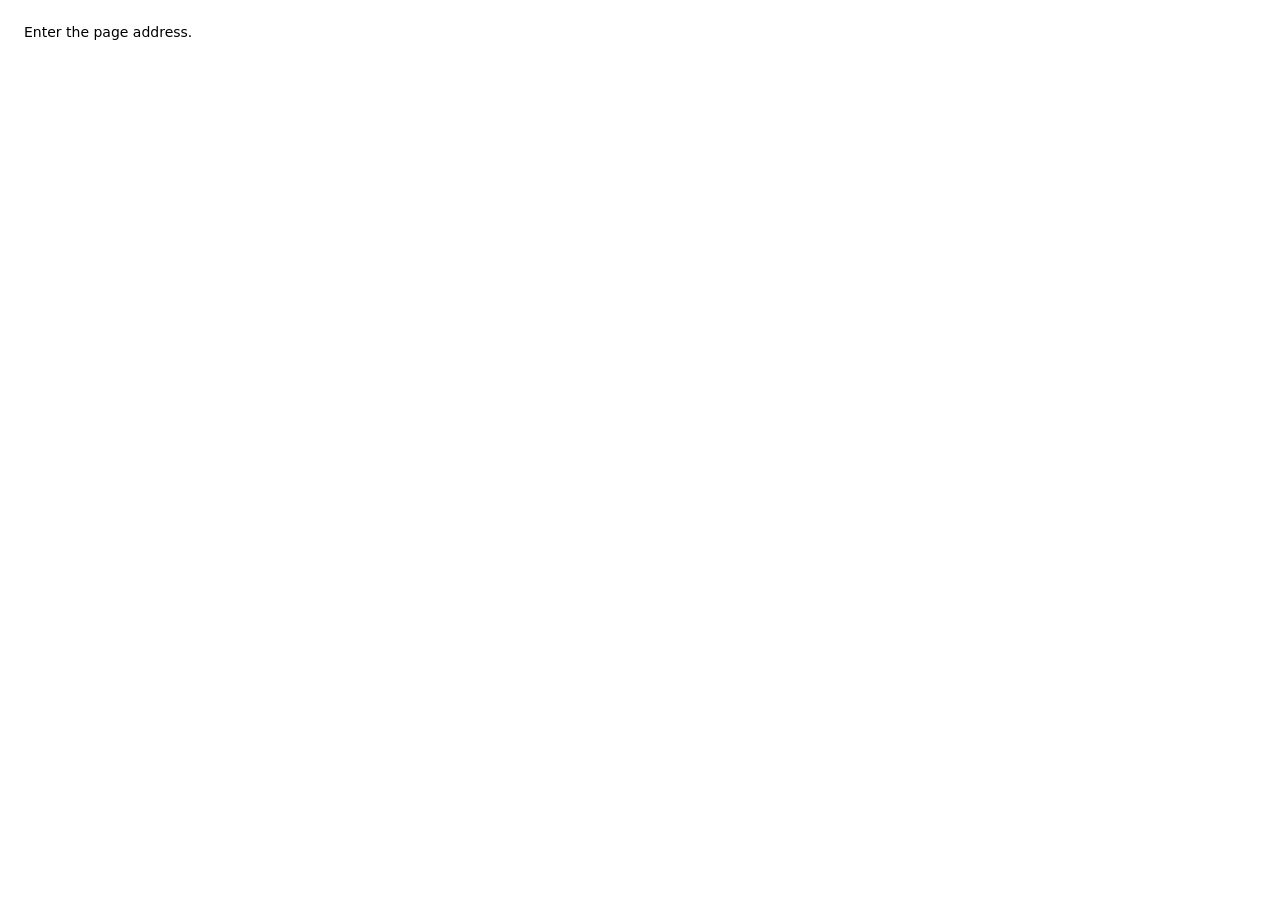
<file: dialog.html>
<!doctype html>
<html lang="uk">
<head>
  <meta charset="utf-8">
  <meta http-equiv="Content-Security-Policy"
        content="default-src 'self'; script-src 'self' https://appsforoffice.microsoft.com; style-src 'unsafe-inline'; connect-src 'self' https://appsforoffice.microsoft.com https://*.microsoft.com https://*.office.com https://*.office.net; object-src 'none'; base-uri 'none';">
  <title>Відкриваю…</title>
  <script src="https://appsforoffice.microsoft.com/lib/1/hosted/office.js"></script>
  <script src="config.js?v=1.9.1"></script>
</head>
<body style="font: 14px 'Segoe UI', system-ui, sans-serif; padding: 16px;">
  <div id="msg">Відкриваю сторінку… / Opening page…</div>
  <!--
    Діалог Office мусить спершу відкрити сторінку з домену надбудови,
    після чого може перейти на будь-який сайт. У вікні діалогу X-Frame-Options
    не заважає, бо сайт відкривається як окрема сторінка, а не в iframe.
    Логіка в dialog.js, щоб CSP не потребував 'unsafe-inline' для скриптів.
  -->
  <script src="dialog.js?v=1.9.1"></script>
</body>
</html>
</file>
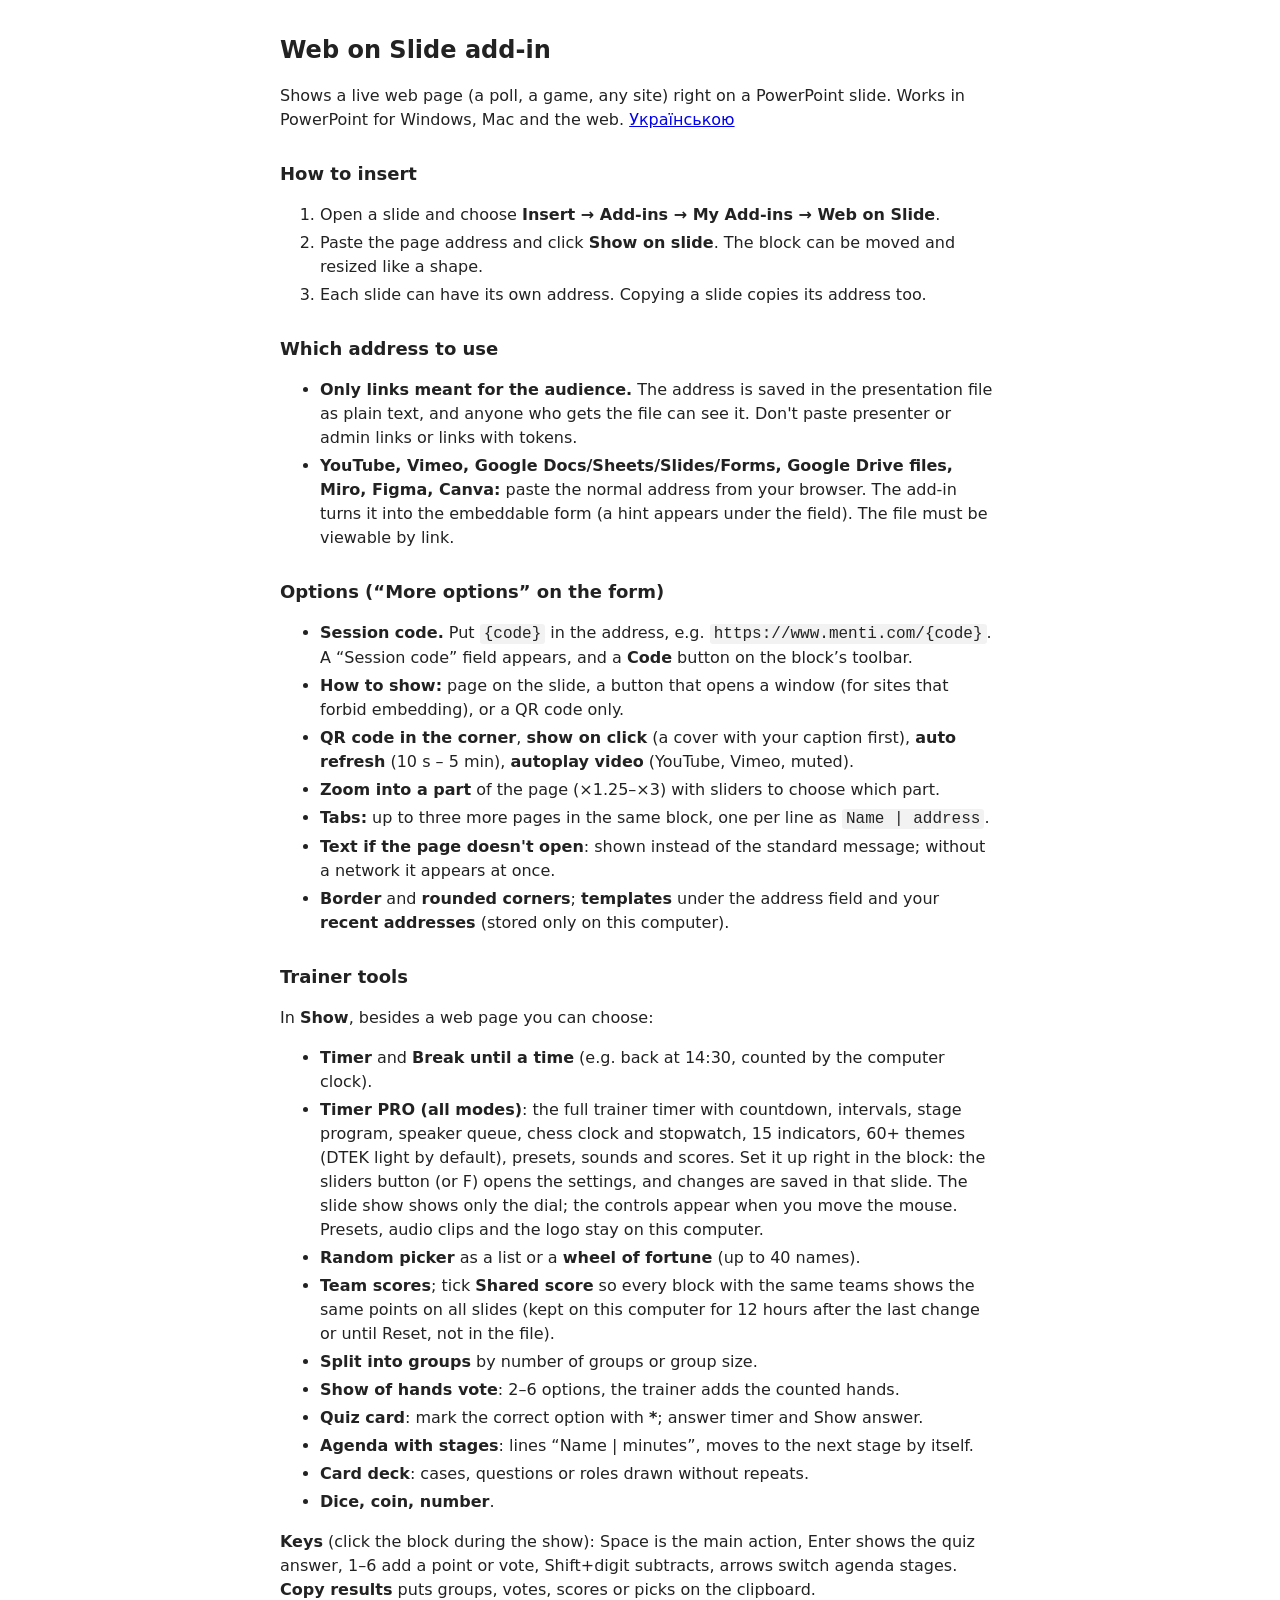
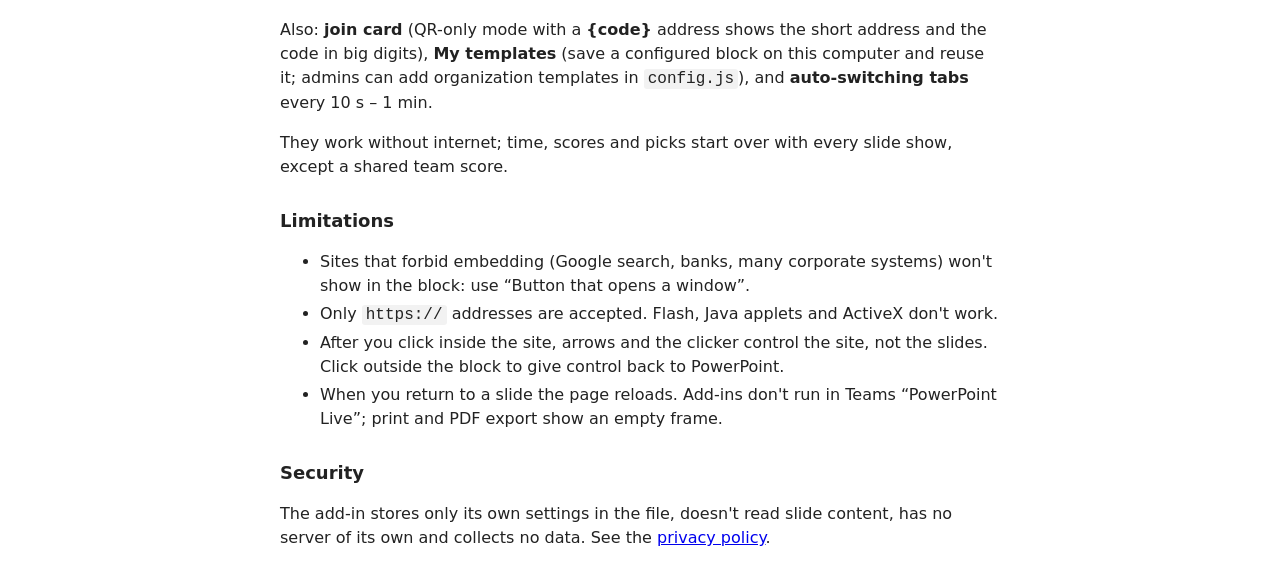
<file: help-en.html>
<!doctype html>
<html lang="en">
<head>
  <meta charset="utf-8">
  <meta name="viewport" content="width=device-width, initial-scale=1">
  <meta http-equiv="Content-Security-Policy" content="default-src 'self'; style-src 'unsafe-inline'; img-src 'self'; object-src 'none'; base-uri 'none';">
  <title>Web on Slide: help</title>
  <style>
    body { max-width: 720px; margin: 32px auto; padding: 0 16px; font: 16px/1.5 "Segoe UI", system-ui, sans-serif; color: #222; }
    h1 { font-size: 24px; } h2 { font-size: 18px; margin-top: 28px; }
    code { background: #f2f2f2; padding: 1px 4px; border-radius: 3px; }
    li { margin: 4px 0; }
  </style>
</head>
<main>
  <h1>Web on Slide add-in</h1>
  <p>Shows a live web page (a poll, a game, any site) right on a PowerPoint slide. Works in PowerPoint for Windows, Mac and the web. <a href="help.html">Українською</a></p>

  <h2>How to insert</h2>
  <ol>
    <li>Open a slide and choose <b>Insert → Add-ins → My Add-ins → Web on Slide</b>.</li>
    <li>Paste the page address and click <b>Show on slide</b>. The block can be moved and resized like a shape.</li>
    <li>Each slide can have its own address. Copying a slide copies its address too.</li>
  </ol>

  <h2>Which address to use</h2>
  <ul>
    <li><b>Only links meant for the audience.</b> The address is saved in the presentation file as plain text, and anyone who gets the file can see it. Don't paste presenter or admin links or links with tokens.</li>
    <li><b>YouTube, Vimeo, Google Docs/Sheets/Slides/Forms, Google Drive files, Miro, Figma, Canva:</b> paste the normal address from your browser. The add-in turns it into the embeddable form (a hint appears under the field). The file must be viewable by link.</li>
  </ul>

  <h2>Options (“More options” on the form)</h2>
  <ul>
    <li><b>Session code.</b> Put <code>{code}</code> in the address, e.g. <code>https://www.menti.com/{code}</code>. A “Session code” field appears, and a <b>Code</b> button on the block’s toolbar.</li>
    <li><b>How to show:</b> page on the slide, a button that opens a window (for sites that forbid embedding), or a QR code only.</li>
    <li><b>QR code in the corner</b>, <b>show on click</b> (a cover with your caption first), <b>auto refresh</b> (10 s – 5 min), <b>autoplay video</b> (YouTube, Vimeo, muted).</li>
    <li><b>Zoom into a part</b> of the page (×1.25–×3) with sliders to choose which part.</li>
    <li><b>Tabs:</b> up to three more pages in the same block, one per line as <code>Name | address</code>.</li>
    <li><b>Text if the page doesn't open</b>: shown instead of the standard message; without a network it appears at once.</li>
    <li><b>Border</b> and <b>rounded corners</b>; <b>templates</b> under the address field and your <b>recent addresses</b> (stored only on this computer).</li>
  </ul>

  <h2>Trainer tools</h2>
  <p>In <b>Show</b>, besides a web page you can choose:</p>
  <ul>
    <li><b>Timer</b> and <b>Break until a time</b> (e.g. back at 14:30, counted by the computer clock).</li>
    <li><b>Timer PRO (all modes)</b>: the full trainer timer with countdown, intervals, stage program, speaker queue, chess clock and stopwatch, 15 indicators, 60+ themes (DTEK light by default), presets, sounds and scores. Set it up right in the block: the sliders button (or F) opens the settings, and changes are saved in that slide. The slide show shows only the dial; the controls appear when you move the mouse. Presets, audio clips and the logo stay on this computer.</li>
    <li><b>Random picker</b> as a list or a <b>wheel of fortune</b> (up to 40 names).</li>
    <li><b>Team scores</b>; tick <b>Shared score</b> so every block with the same teams shows the same points on all slides (kept on this computer for 12 hours after the last change or until Reset, not in the file).</li>
    <li><b>Split into groups</b> by number of groups or group size.</li>
    <li><b>Show of hands vote</b>: 2–6 options, the trainer adds the counted hands.</li>
    <li><b>Quiz card</b>: mark the correct option with <b>*</b>; answer timer and Show answer.</li>
    <li><b>Agenda with stages</b>: lines “Name | minutes”, moves to the next stage by itself.</li>
    <li><b>Card deck</b>: cases, questions or roles drawn without repeats.</li>
    <li><b>Dice, coin, number</b>.</li>
  </ul>
  <p><b>Keys</b> (click the block during the show): Space is the main action, Enter shows the quiz answer, 1–6 add a point or vote, Shift+digit subtracts, arrows switch agenda stages. <b>Copy results</b> puts groups, votes, scores or picks on the clipboard.</p>
  <p>Also: <b>join card</b> (QR-only mode with a <b>{code}</b> address shows the short address and the code in big digits), <b>My templates</b> (save a configured block on this computer and reuse it; admins can add organization templates in <code>config.js</code>), and <b>auto-switching tabs</b> every 10 s – 1 min.</p>
  <p>They work without internet; time, scores and picks start over with every slide show, except a shared team score.</p>

  <h2>Limitations</h2>
  <ul>
    <li>Sites that forbid embedding (Google search, banks, many corporate systems) won't show in the block: use “Button that opens a window”.</li>
    <li>Only <code>https://</code> addresses are accepted. Flash, Java applets and ActiveX don't work.</li>
    <li>After you click inside the site, arrows and the clicker control the site, not the slides. Click outside the block to give control back to PowerPoint.</li>
    <li>When you return to a slide the page reloads. Add-ins don't run in Teams “PowerPoint Live”; print and PDF export show an empty frame.</li>
  </ul>

  <h2>Security</h2>
  <p>The add-in stores only its own settings in the file, doesn't read slide content, has no server of its own and collects no data. See the <a href="privacy.html">privacy policy</a>.</p>
</body>
</main>
</html>
</file>
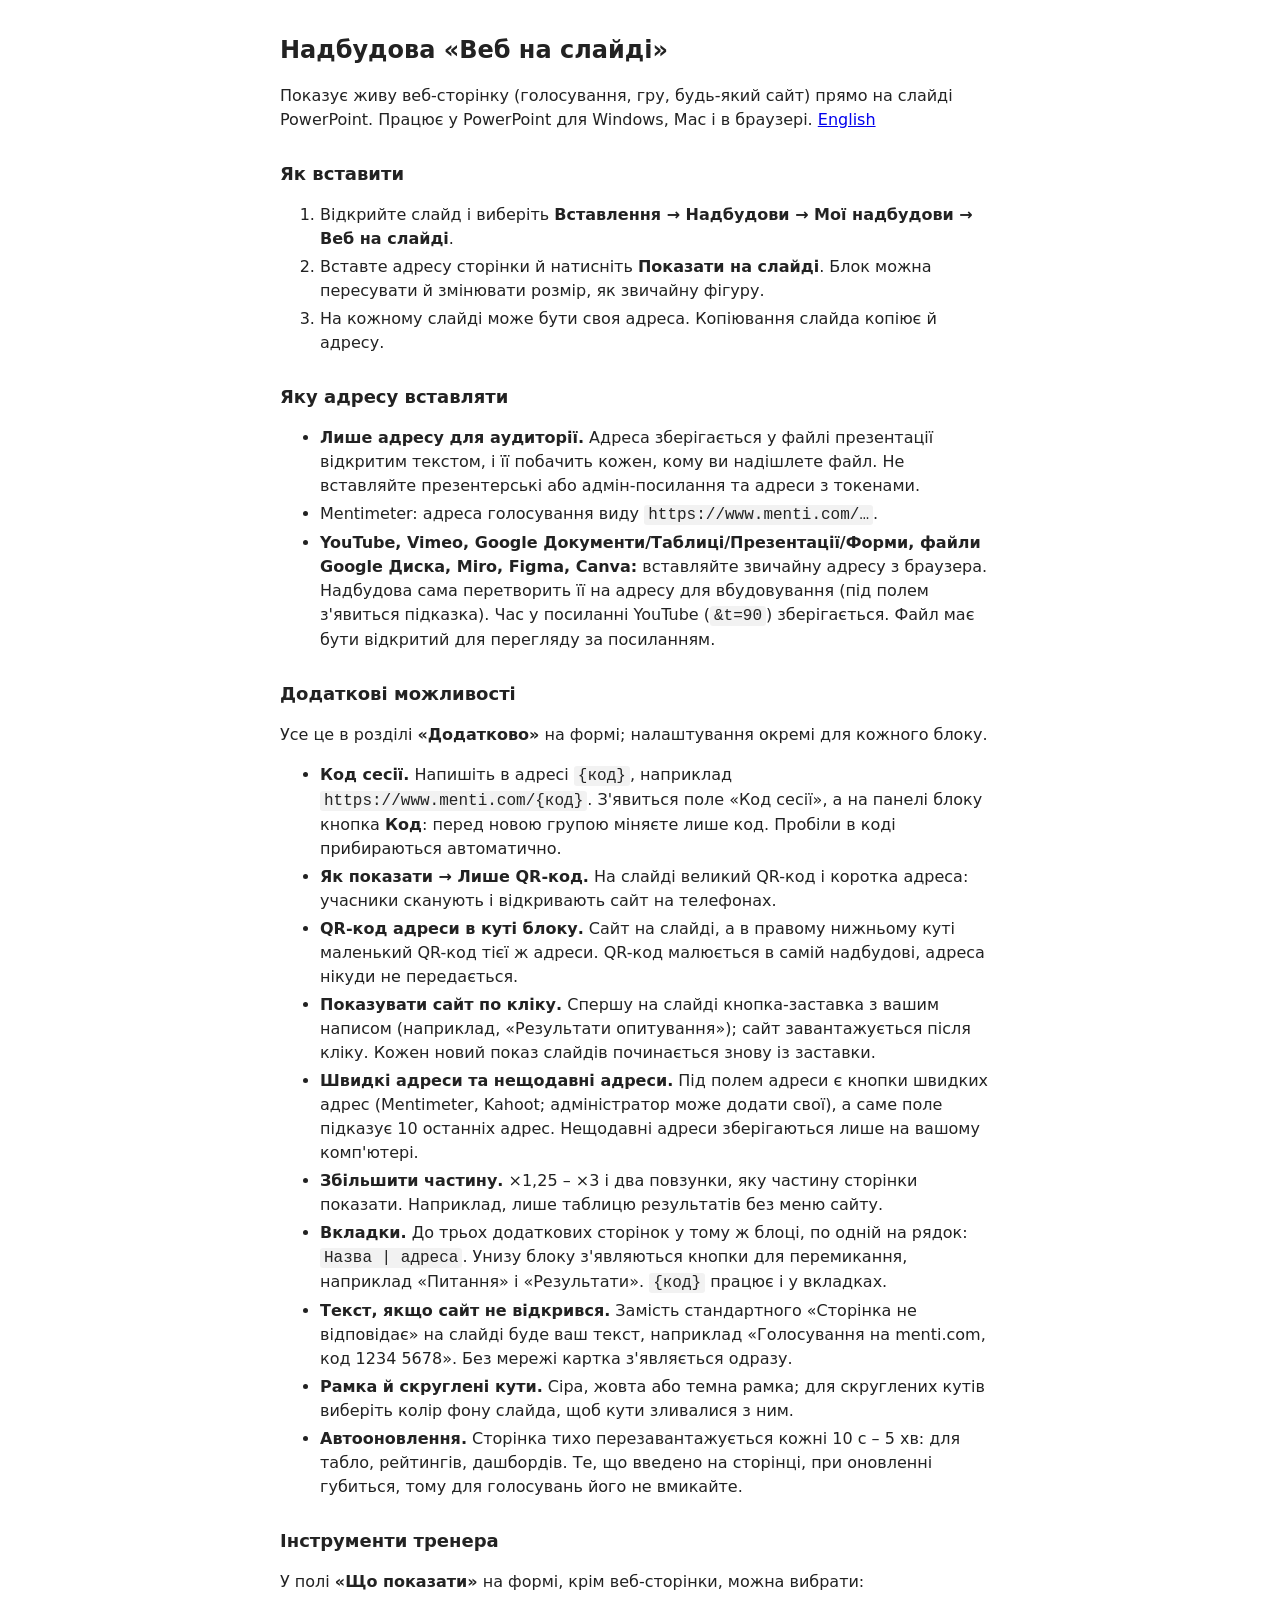
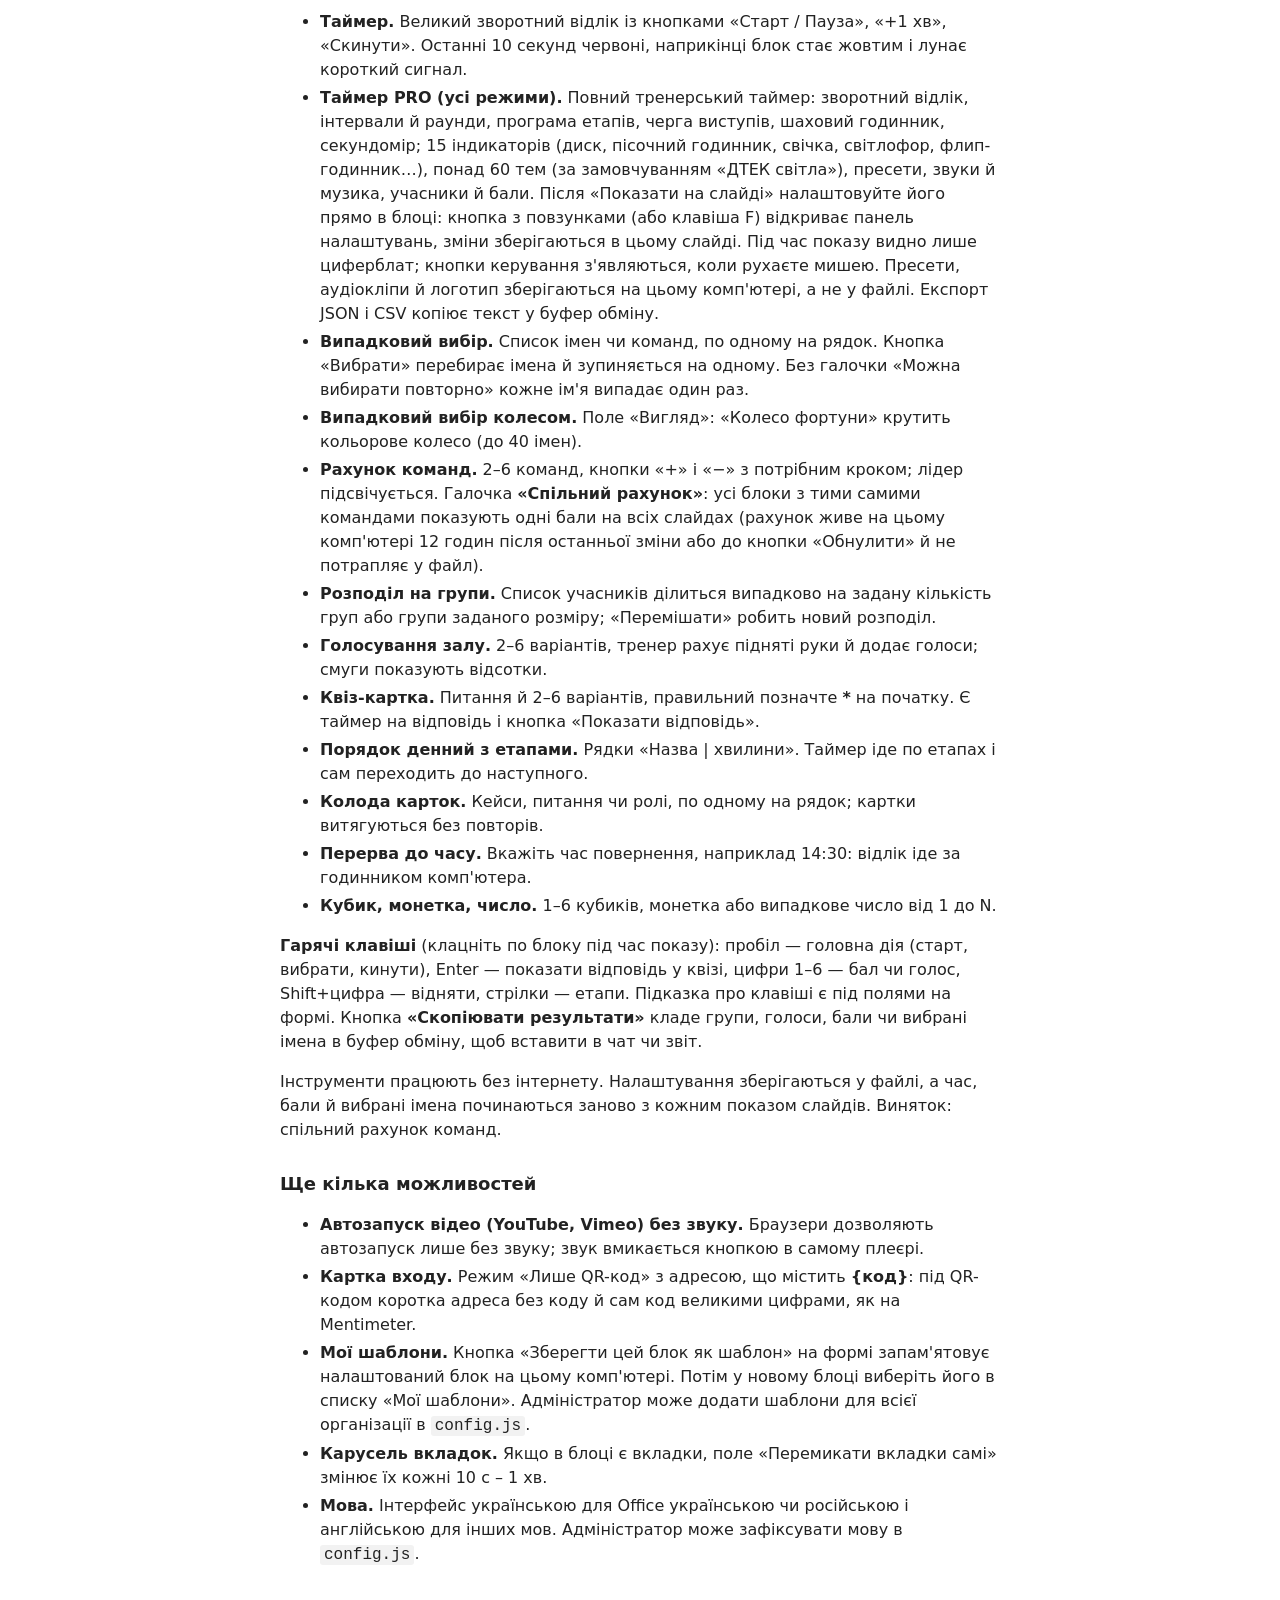
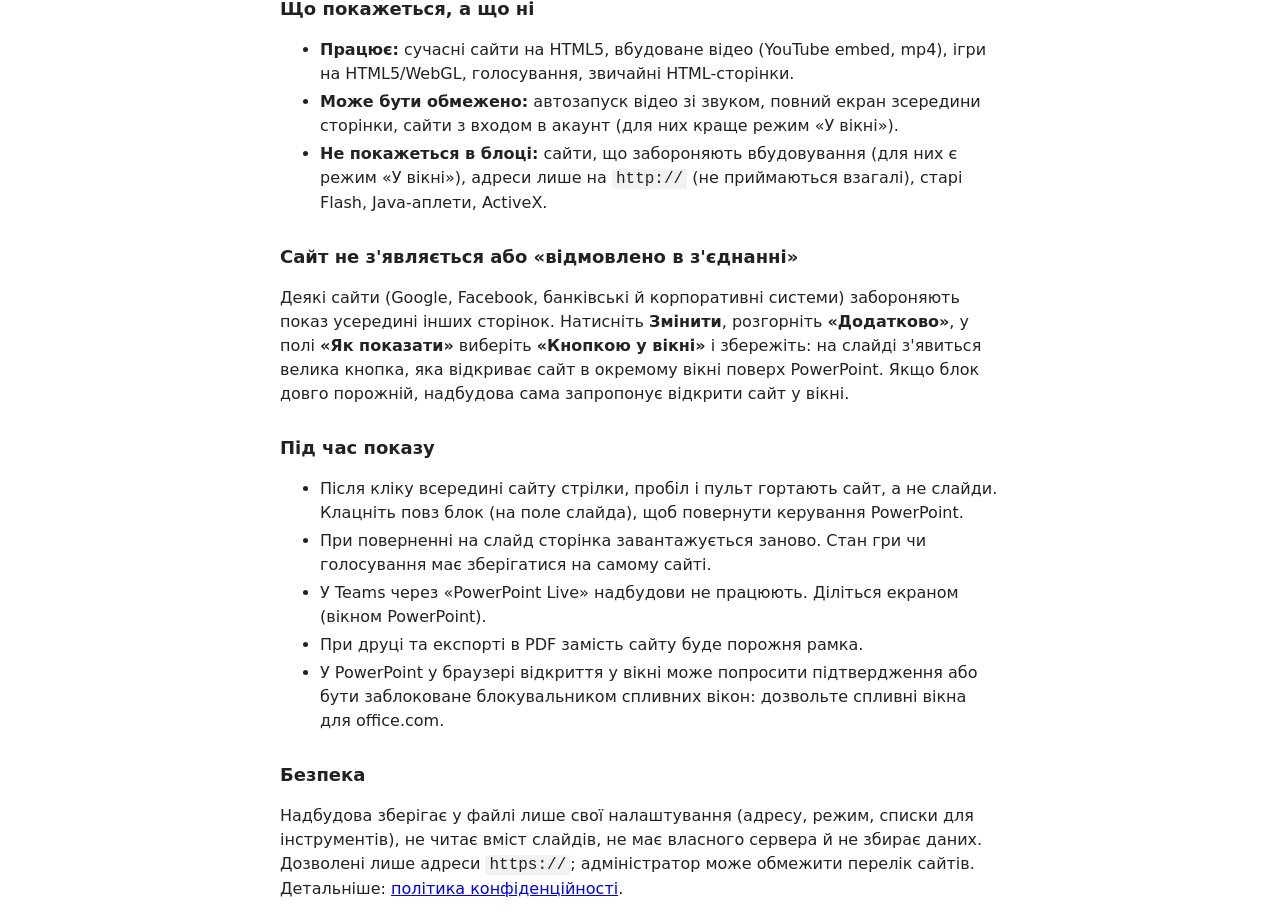
<file: help.html>
<!doctype html>
<html lang="uk">
<head>
  <meta charset="utf-8">
  <meta name="viewport" content="width=device-width, initial-scale=1">
  <meta http-equiv="Content-Security-Policy" content="default-src 'self'; style-src 'unsafe-inline'; img-src 'self'; object-src 'none'; base-uri 'none';">
  <title>Веб на слайді: інструкція</title>
  <style>
    body { max-width: 720px; margin: 32px auto; padding: 0 16px; font: 16px/1.5 "Segoe UI", system-ui, sans-serif; color: #222; }
    h1 { font-size: 24px; } h2 { font-size: 18px; margin-top: 28px; }
    code { background: #f2f2f2; padding: 1px 4px; border-radius: 3px; }
    li { margin: 4px 0; }
  </style>
</head>
<body>
<main>
  <h1>Надбудова «Веб на слайді»</h1>
  <p>Показує живу веб-сторінку (голосування, гру, будь-який сайт) прямо на слайді PowerPoint. Працює у PowerPoint для Windows, Mac і в браузері. <a href="help-en.html">English</a></p>

  <h2>Як вставити</h2>
  <ol>
    <li>Відкрийте слайд і виберіть <b>Вставлення → Надбудови → Мої надбудови → Веб на слайді</b>.</li>
    <li>Вставте адресу сторінки й натисніть <b>Показати на слайді</b>. Блок можна пересувати й змінювати розмір, як звичайну фігуру.</li>
    <li>На кожному слайді може бути своя адреса. Копіювання слайда копіює й адресу.</li>
  </ol>

  <h2>Яку адресу вставляти</h2>
  <ul>
    <li><b>Лише адресу для аудиторії.</b> Адреса зберігається у файлі презентації відкритим текстом, і її побачить кожен, кому ви надішлете файл. Не вставляйте презентерські або адмін-посилання та адреси з токенами.</li>
    <li>Mentimeter: адреса голосування виду <code>https://www.menti.com/…</code>.</li>
    <li><b>YouTube, Vimeo, Google Документи/Таблиці/Презентації/Форми, файли Google Диска, Miro, Figma, Canva:</b> вставляйте звичайну адресу з браузера. Надбудова сама перетворить її на адресу для вбудовування (під полем з'явиться підказка). Час у посиланні YouTube (<code>&amp;t=90</code>) зберігається. Файл має бути відкритий для перегляду за посиланням.</li>
  </ul>

  <h2>Додаткові можливості</h2>
  <p>Усе це в розділі <b>«Додатково»</b> на формі; налаштування окремі для кожного блоку.</p>
  <ul>
    <li><b>Код сесії.</b> Напишіть в адресі <code>{код}</code>, наприклад <code>https://www.menti.com/{код}</code>. З'явиться поле «Код сесії», а на панелі блоку кнопка <b>Код</b>: перед новою групою міняєте лише код. Пробіли в коді прибираються автоматично.</li>
    <li><b>Як показати → Лише QR-код.</b> На слайді великий QR-код і коротка адреса: учасники сканують і відкривають сайт на телефонах.</li>
    <li><b>QR-код адреси в куті блоку.</b> Сайт на слайді, а в правому нижньому куті маленький QR-код тієї ж адреси. QR-код малюється в самій надбудові, адреса нікуди не передається.</li>
    <li><b>Показувати сайт по кліку.</b> Спершу на слайді кнопка-заставка з вашим написом (наприклад, «Результати опитування»); сайт завантажується після кліку. Кожен новий показ слайдів починається знову із заставки.</li>
    <li><b>Швидкі адреси та нещодавні адреси.</b> Під полем адреси є кнопки швидких адрес (Mentimeter, Kahoot; адміністратор може додати свої), а саме поле підказує 10 останніх адрес. Нещодавні адреси зберігаються лише на вашому комп'ютері.</li>
    <li><b>Збільшити частину.</b> ×1,25 – ×3 і два повзунки, яку частину сторінки показати. Наприклад, лише таблицю результатів без меню сайту.</li>
    <li><b>Вкладки.</b> До трьох додаткових сторінок у тому ж блоці, по одній на рядок: <code>Назва | адреса</code>. Унизу блоку з'являються кнопки для перемикання, наприклад «Питання» і «Результати». <code>{код}</code> працює і у вкладках.</li>
    <li><b>Текст, якщо сайт не відкрився.</b> Замість стандартного «Сторінка не відповідає» на слайді буде ваш текст, наприклад «Голосування на menti.com, код 1234 5678». Без мережі картка з'являється одразу.</li>
    <li><b>Рамка й скруглені кути.</b> Сіра, жовта або темна рамка; для скруглених кутів виберіть колір фону слайда, щоб кути зливалися з ним.</li>
    <li><b>Автооновлення.</b> Сторінка тихо перезавантажується кожні 10 с – 5 хв: для табло, рейтингів, дашбордів. Те, що введено на сторінці, при оновленні губиться, тому для голосувань його не вмикайте.</li>
  </ul>

  <h2>Інструменти тренера</h2>
  <p>У полі <b>«Що показати»</b> на формі, крім веб-сторінки, можна вибрати:</p>
  <ul>
    <li><b>Таймер.</b> Великий зворотний відлік із кнопками «Старт / Пауза», «+1 хв», «Скинути». Останні 10 секунд червоні, наприкінці блок стає жовтим і лунає короткий сигнал.</li>
    <li><b>Таймер PRO (усі режими).</b> Повний тренерський таймер: зворотний відлік, інтервали й раунди, програма етапів, черга виступів, шаховий годинник, секундомір; 15 індикаторів (диск, пісочний годинник, свічка, світлофор, флип-годинник…), понад 60 тем (за замовчуванням «ДТЕК світла»), пресети, звуки й музика, учасники й бали. Після «Показати на слайді» налаштовуйте його прямо в блоці: кнопка з повзунками (або клавіша F) відкриває панель налаштувань, зміни зберігаються в цьому слайді. Під час показу видно лише циферблат; кнопки керування з'являються, коли рухаєте мишею. Пресети, аудіокліпи й логотип зберігаються на цьому комп'ютері, а не у файлі. Експорт JSON і CSV копіює текст у буфер обміну.</li>
    <li><b>Випадковий вибір.</b> Список імен чи команд, по одному на рядок. Кнопка «Вибрати» перебирає імена й зупиняється на одному. Без галочки «Можна вибирати повторно» кожне ім'я випадає один раз.</li>
    <li><b>Випадковий вибір колесом.</b> Поле «Вигляд»: «Колесо фортуни» крутить кольорове колесо (до 40 імен).</li>
    <li><b>Рахунок команд.</b> 2–6 команд, кнопки «+» і «−» з потрібним кроком; лідер підсвічується. Галочка <b>«Спільний рахунок»</b>: усі блоки з тими самими командами показують одні бали на всіх слайдах (рахунок живе на цьому комп'ютері 12 годин після останньої зміни або до кнопки «Обнулити» й не потрапляє у файл).</li>
    <li><b>Розподіл на групи.</b> Список учасників ділиться випадково на задану кількість груп або групи заданого розміру; «Перемішати» робить новий розподіл.</li>
    <li><b>Голосування залу.</b> 2–6 варіантів, тренер рахує підняті руки й додає голоси; смуги показують відсотки.</li>
    <li><b>Квіз-картка.</b> Питання й 2–6 варіантів, правильний позначте <b>*</b> на початку. Є таймер на відповідь і кнопка «Показати відповідь».</li>
    <li><b>Порядок денний з етапами.</b> Рядки «Назва | хвилини». Таймер іде по етапах і сам переходить до наступного.</li>
    <li><b>Колода карток.</b> Кейси, питання чи ролі, по одному на рядок; картки витягуються без повторів.</li>
    <li><b>Перерва до часу.</b> Вкажіть час повернення, наприклад 14:30: відлік іде за годинником комп'ютера.</li>
    <li><b>Кубик, монетка, число.</b> 1–6 кубиків, монетка або випадкове число від 1 до N.</li>
  </ul>
  <p><b>Гарячі клавіші</b> (клацніть по блоку під час показу): пробіл — головна дія (старт, вибрати, кинути), Enter — показати відповідь у квізі, цифри 1–6 — бал чи голос, Shift+цифра — відняти, стрілки — етапи. Підказка про клавіші є під полями на формі. Кнопка <b>«Скопіювати результати»</b> кладе групи, голоси, бали чи вибрані імена в буфер обміну, щоб вставити в чат чи звіт.</p>
  <p>Інструменти працюють без інтернету. Налаштування зберігаються у файлі, а час, бали й вибрані імена починаються заново з кожним показом слайдів. Виняток: спільний рахунок команд.</p>

  <h2>Ще кілька можливостей</h2>
  <ul>
    <li><b>Автозапуск відео (YouTube, Vimeo) без звуку.</b> Браузери дозволяють автозапуск лише без звуку; звук вмикається кнопкою в самому плеєрі.</li>
    <li><b>Картка входу.</b> Режим «Лише QR-код» з адресою, що містить <b>{код}</b>: під QR-кодом коротка адреса без коду й сам код великими цифрами, як на Mentimeter.</li>
    <li><b>Мої шаблони.</b> Кнопка «Зберегти цей блок як шаблон» на формі запам'ятовує налаштований блок на цьому комп'ютері. Потім у новому блоці виберіть його в списку «Мої шаблони». Адміністратор може додати шаблони для всієї організації в <code>config.js</code>.</li>
    <li><b>Карусель вкладок.</b> Якщо в блоці є вкладки, поле «Перемикати вкладки самі» змінює їх кожні 10 с – 1 хв.</li>
    <li><b>Мова.</b> Інтерфейс українською для Office українською чи російською і англійською для інших мов. Адміністратор може зафіксувати мову в <code>config.js</code>.</li>
  </ul>

  <h2>Що покажеться, а що ні</h2>
  <ul>
    <li><b>Працює:</b> сучасні сайти на HTML5, вбудоване відео (YouTube embed, mp4), ігри на HTML5/WebGL, голосування, звичайні HTML-сторінки.</li>
    <li><b>Може бути обмежено:</b> автозапуск відео зі звуком, повний екран зсередини сторінки, сайти з входом в акаунт (для них краще режим «У вікні»).</li>
    <li><b>Не покажеться в блоці:</b> сайти, що забороняють вбудовування (для них є режим «У вікні»), адреси лише на <code>http://</code> (не приймаються взагалі), старі Flash, Java-аплети, ActiveX.</li>
  </ul>

  <h2>Сайт не з'являється або «відмовлено в з'єднанні»</h2>
  <p>Деякі сайти (Google, Facebook, банківські й корпоративні системи) забороняють показ усередині інших сторінок. Натисніть <b>Змінити</b>, розгорніть <b>«Додатково»</b>, у полі <b>«Як показати»</b> виберіть <b>«Кнопкою у вікні»</b> і збережіть: на слайді з'явиться велика кнопка, яка відкриває сайт в окремому вікні поверх PowerPoint. Якщо блок довго порожній, надбудова сама запропонує відкрити сайт у вікні.</p>

  <h2>Під час показу</h2>
  <ul>
    <li>Після кліку всередині сайту стрілки, пробіл і пульт гортають сайт, а не слайди. Клацніть повз блок (на поле слайда), щоб повернути керування PowerPoint.</li>
    <li>При поверненні на слайд сторінка завантажується заново. Стан гри чи голосування має зберігатися на самому сайті.</li>
    <li>У Teams через «PowerPoint Live» надбудови не працюють. Діліться екраном (вікном PowerPoint).</li>
    <li>При друці та експорті в PDF замість сайту буде порожня рамка.</li>
    <li>У PowerPoint у браузері відкриття у вікні може попросити підтвердження або бути заблоковане блокувальником спливних вікон: дозвольте спливні вікна для office.com.</li>
  </ul>

  <h2>Безпека</h2>
  <p>Надбудова зберігає у файлі лише свої налаштування (адресу, режим, списки для інструментів), не читає вміст слайдів, не має власного сервера й не збирає даних. Дозволені лише адреси <code>https://</code>; адміністратор може обмежити перелік сайтів. Детальніше: <a href="privacy.html">політика конфіденційності</a>.</p>
</main>
</body>
</html>
</file>
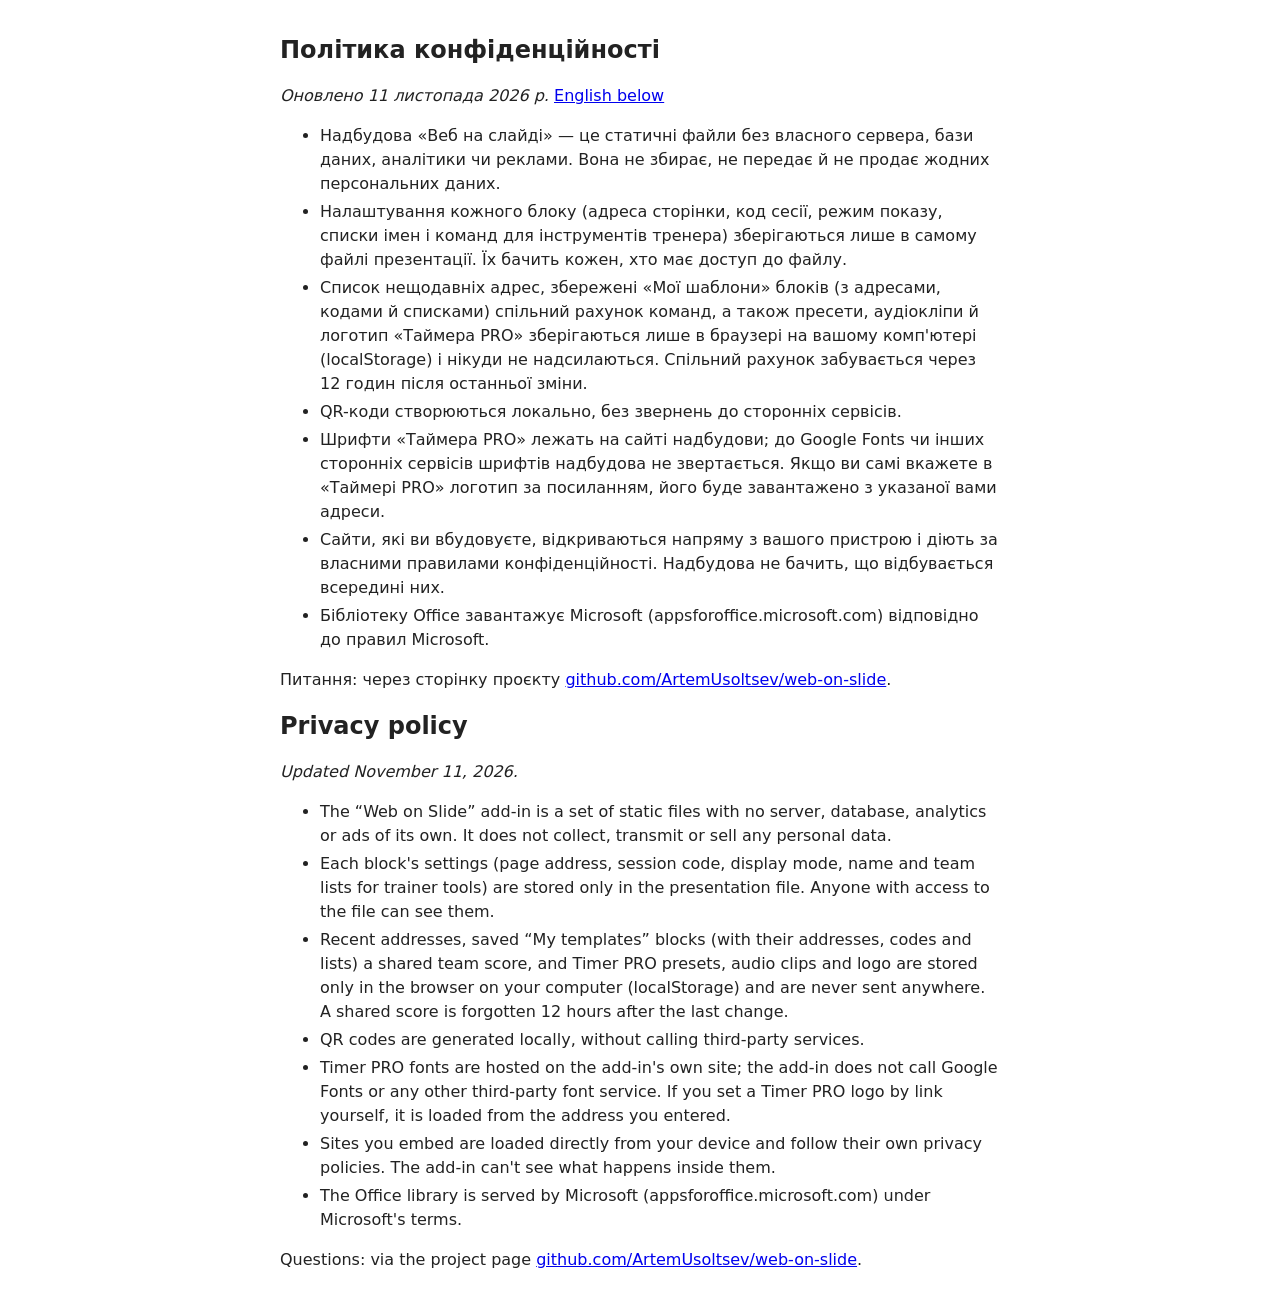
<file: privacy.html>
<!doctype html>
<html lang="uk">
<head>
  <meta charset="utf-8">
  <meta name="viewport" content="width=device-width, initial-scale=1">
  <meta http-equiv="Content-Security-Policy" content="default-src 'self'; style-src 'unsafe-inline'; img-src 'self'; object-src 'none'; base-uri 'none';">
  <title>Веб на слайді: конфіденційність / Privacy</title>
  <style>
    body { max-width: 720px; margin: 32px auto; padding: 0 16px; font: 16px/1.5 "Segoe UI", system-ui, sans-serif; color: #222; }
    h1 { font-size: 24px; } h2 { font-size: 18px; margin-top: 28px; }
    code { background: #f2f2f2; padding: 1px 4px; border-radius: 3px; }
    li { margin: 4px 0; }
  </style>
</head>
<main>
  <h1>Політика конфіденційності</h1>
  <p><i>Оновлено 11 листопада 2026 р.</i> <a href="#en">English below</a></p>
  <ul>
    <li>Надбудова «Веб на слайді» — це статичні файли без власного сервера, бази даних, аналітики чи реклами. Вона не збирає, не передає й не продає жодних персональних даних.</li>
    <li>Налаштування кожного блоку (адреса сторінки, код сесії, режим показу, списки імен і команд для інструментів тренера) зберігаються лише в самому файлі презентації. Їх бачить кожен, хто має доступ до файлу.</li>
    <li>Список нещодавніх адрес, збережені «Мої шаблони» блоків (з адресами, кодами й списками) спільний рахунок команд, а також пресети, аудіокліпи й логотип «Таймера PRO» зберігаються лише в браузері на вашому комп'ютері (localStorage) і нікуди не надсилаються. Спільний рахунок забувається через 12 годин після останньої зміни.</li>
    <li>QR-коди створюються локально, без звернень до сторонніх сервісів.</li>
    <li>Шрифти «Таймера PRO» лежать на сайті надбудови; до Google Fonts чи інших сторонніх сервісів шрифтів надбудова не звертається. Якщо ви самі вкажете в «Таймері PRO» логотип за посиланням, його буде завантажено з указаної вами адреси.</li>
    <li>Сайти, які ви вбудовуєте, відкриваються напряму з вашого пристрою і діють за власними правилами конфіденційності. Надбудова не бачить, що відбувається всередині них.</li>
    <li>Бібліотеку Office завантажує Microsoft (appsforoffice.microsoft.com) відповідно до правил Microsoft.</li>
  </ul>
  <p>Питання: через сторінку проєкту <a href="https://github.com/ArtemUsoltsev/web-on-slide">github.com/ArtemUsoltsev/web-on-slide</a>.</p>

  <h1 id="en">Privacy policy</h1>
  <p><i>Updated November 11, 2026.</i></p>
  <ul>
    <li>The “Web on Slide” add-in is a set of static files with no server, database, analytics or ads of its own. It does not collect, transmit or sell any personal data.</li>
    <li>Each block's settings (page address, session code, display mode, name and team lists for trainer tools) are stored only in the presentation file. Anyone with access to the file can see them.</li>
    <li>Recent addresses, saved “My templates” blocks (with their addresses, codes and lists) a shared team score, and Timer PRO presets, audio clips and logo are stored only in the browser on your computer (localStorage) and are never sent anywhere. A shared score is forgotten 12 hours after the last change.</li>
    <li>QR codes are generated locally, without calling third-party services.</li>
    <li>Timer PRO fonts are hosted on the add-in's own site; the add-in does not call Google Fonts or any other third-party font service. If you set a Timer PRO logo by link yourself, it is loaded from the address you entered.</li>
    <li>Sites you embed are loaded directly from your device and follow their own privacy policies. The add-in can't see what happens inside them.</li>
    <li>The Office library is served by Microsoft (appsforoffice.microsoft.com) under Microsoft's terms.</li>
  </ul>
  <p>Questions: via the project page <a href="https://github.com/ArtemUsoltsev/web-on-slide">github.com/ArtemUsoltsev/web-on-slide</a>.</p>
</body>
</main>
</html>
</file>
<file: timer/fonts/fonts.css>
/* Шрифти «Таймера PRO», розміщені на цьому ж сайті (без звернень до Google Fonts).
   Джерело: пакети @fontsource; ліцензії SIL OFL 1.1 (Ubuntu Mono: Ubuntu Font Licence 1.0), див. LICENSES.txt.
   Браузер завантажує файл лише тоді, коли шрифт справді використано на сторінці. */
@font-face{font-family:"Fira Code";font-style:normal;font-weight:400;font-display:swap;src:url(fira-code-cyrillic-400-normal.woff2) format("woff2");unicode-range:U+0301,U+0400-045F,U+0490-0491,U+04B0-04B1,U+2116}
@font-face{font-family:"Fira Code";font-style:normal;font-weight:400;font-display:swap;src:url(fira-code-latin-400-normal.woff2) format("woff2");unicode-range:U+0000-00FF,U+0131,U+0152-0153,U+02BB-02BC,U+02C6,U+02DA,U+02DC,U+0304,U+0308,U+0329,U+2000-206F,U+20AC,U+2122,U+2191,U+2193,U+2212,U+2215,U+FEFF,U+FFFD}
@font-face{font-family:"Fira Code";font-style:normal;font-weight:600;font-display:swap;src:url(fira-code-cyrillic-600-normal.woff2) format("woff2");unicode-range:U+0301,U+0400-045F,U+0490-0491,U+04B0-04B1,U+2116}
@font-face{font-family:"Fira Code";font-style:normal;font-weight:600;font-display:swap;src:url(fira-code-latin-600-normal.woff2) format("woff2");unicode-range:U+0000-00FF,U+0131,U+0152-0153,U+02BB-02BC,U+02C6,U+02DA,U+02DC,U+0304,U+0308,U+0329,U+2000-206F,U+20AC,U+2122,U+2191,U+2193,U+2212,U+2215,U+FEFF,U+FFFD}
@font-face{font-family:"Fira Code";font-style:normal;font-weight:700;font-display:swap;src:url(fira-code-cyrillic-700-normal.woff2) format("woff2");unicode-range:U+0301,U+0400-045F,U+0490-0491,U+04B0-04B1,U+2116}
@font-face{font-family:"Fira Code";font-style:normal;font-weight:700;font-display:swap;src:url(fira-code-latin-700-normal.woff2) format("woff2");unicode-range:U+0000-00FF,U+0131,U+0152-0153,U+02BB-02BC,U+02C6,U+02DA,U+02DC,U+0304,U+0308,U+0329,U+2000-206F,U+20AC,U+2122,U+2191,U+2193,U+2212,U+2215,U+FEFF,U+FFFD}
@font-face{font-family:"Gelasio";font-style:normal;font-weight:400;font-display:swap;src:url(gelasio-latin-400-normal.woff2) format("woff2");unicode-range:U+0000-00FF,U+0131,U+0152-0153,U+02BB-02BC,U+02C6,U+02DA,U+02DC,U+0304,U+0308,U+0329,U+2000-206F,U+20AC,U+2122,U+2191,U+2193,U+2212,U+2215,U+FEFF,U+FFFD}
@font-face{font-family:"Gelasio";font-style:normal;font-weight:600;font-display:swap;src:url(gelasio-latin-600-normal.woff2) format("woff2");unicode-range:U+0000-00FF,U+0131,U+0152-0153,U+02BB-02BC,U+02C6,U+02DA,U+02DC,U+0304,U+0308,U+0329,U+2000-206F,U+20AC,U+2122,U+2191,U+2193,U+2212,U+2215,U+FEFF,U+FFFD}
@font-face{font-family:"Gelasio";font-style:normal;font-weight:700;font-display:swap;src:url(gelasio-latin-700-normal.woff2) format("woff2");unicode-range:U+0000-00FF,U+0131,U+0152-0153,U+02BB-02BC,U+02C6,U+02DA,U+02DC,U+0304,U+0308,U+0329,U+2000-206F,U+20AC,U+2122,U+2191,U+2193,U+2212,U+2215,U+FEFF,U+FFFD}
@font-face{font-family:"IBM Plex Mono";font-style:normal;font-weight:400;font-display:swap;src:url(ibm-plex-mono-cyrillic-400-normal.woff2) format("woff2");unicode-range:U+0301,U+0400-045F,U+0490-0491,U+04B0-04B1,U+2116}
@font-face{font-family:"IBM Plex Mono";font-style:normal;font-weight:400;font-display:swap;src:url(ibm-plex-mono-latin-400-normal.woff2) format("woff2");unicode-range:U+0000-00FF,U+0131,U+0152-0153,U+02BB-02BC,U+02C6,U+02DA,U+02DC,U+0304,U+0308,U+0329,U+2000-206F,U+20AC,U+2122,U+2191,U+2193,U+2212,U+2215,U+FEFF,U+FFFD}
@font-face{font-family:"IBM Plex Mono";font-style:normal;font-weight:500;font-display:swap;src:url(ibm-plex-mono-cyrillic-500-normal.woff2) format("woff2");unicode-range:U+0301,U+0400-045F,U+0490-0491,U+04B0-04B1,U+2116}
@font-face{font-family:"IBM Plex Mono";font-style:normal;font-weight:500;font-display:swap;src:url(ibm-plex-mono-latin-500-normal.woff2) format("woff2");unicode-range:U+0000-00FF,U+0131,U+0152-0153,U+02BB-02BC,U+02C6,U+02DA,U+02DC,U+0304,U+0308,U+0329,U+2000-206F,U+20AC,U+2122,U+2191,U+2193,U+2212,U+2215,U+FEFF,U+FFFD}
@font-face{font-family:"IBM Plex Mono";font-style:normal;font-weight:600;font-display:swap;src:url(ibm-plex-mono-cyrillic-600-normal.woff2) format("woff2");unicode-range:U+0301,U+0400-045F,U+0490-0491,U+04B0-04B1,U+2116}
@font-face{font-family:"IBM Plex Mono";font-style:normal;font-weight:600;font-display:swap;src:url(ibm-plex-mono-latin-600-normal.woff2) format("woff2");unicode-range:U+0000-00FF,U+0131,U+0152-0153,U+02BB-02BC,U+02C6,U+02DA,U+02DC,U+0304,U+0308,U+0329,U+2000-206F,U+20AC,U+2122,U+2191,U+2193,U+2212,U+2215,U+FEFF,U+FFFD}
@font-face{font-family:"IBM Plex Mono";font-style:normal;font-weight:700;font-display:swap;src:url(ibm-plex-mono-cyrillic-700-normal.woff2) format("woff2");unicode-range:U+0301,U+0400-045F,U+0490-0491,U+04B0-04B1,U+2116}
@font-face{font-family:"IBM Plex Mono";font-style:normal;font-weight:700;font-display:swap;src:url(ibm-plex-mono-latin-700-normal.woff2) format("woff2");unicode-range:U+0000-00FF,U+0131,U+0152-0153,U+02BB-02BC,U+02C6,U+02DA,U+02DC,U+0304,U+0308,U+0329,U+2000-206F,U+20AC,U+2122,U+2191,U+2193,U+2212,U+2215,U+FEFF,U+FFFD}
@font-face{font-family:"IBM Plex Sans";font-style:normal;font-weight:400;font-display:swap;src:url(ibm-plex-sans-cyrillic-400-normal.woff2) format("woff2");unicode-range:U+0301,U+0400-045F,U+0490-0491,U+04B0-04B1,U+2116}
@font-face{font-family:"IBM Plex Sans";font-style:normal;font-weight:400;font-display:swap;src:url(ibm-plex-sans-latin-400-normal.woff2) format("woff2");unicode-range:U+0000-00FF,U+0131,U+0152-0153,U+02BB-02BC,U+02C6,U+02DA,U+02DC,U+0304,U+0308,U+0329,U+2000-206F,U+20AC,U+2122,U+2191,U+2193,U+2212,U+2215,U+FEFF,U+FFFD}
@font-face{font-family:"IBM Plex Sans";font-style:normal;font-weight:600;font-display:swap;src:url(ibm-plex-sans-cyrillic-600-normal.woff2) format("woff2");unicode-range:U+0301,U+0400-045F,U+0490-0491,U+04B0-04B1,U+2116}
@font-face{font-family:"IBM Plex Sans";font-style:normal;font-weight:600;font-display:swap;src:url(ibm-plex-sans-latin-600-normal.woff2) format("woff2");unicode-range:U+0000-00FF,U+0131,U+0152-0153,U+02BB-02BC,U+02C6,U+02DA,U+02DC,U+0304,U+0308,U+0329,U+2000-206F,U+20AC,U+2122,U+2191,U+2193,U+2212,U+2215,U+FEFF,U+FFFD}
@font-face{font-family:"IBM Plex Sans";font-style:normal;font-weight:700;font-display:swap;src:url(ibm-plex-sans-cyrillic-700-normal.woff2) format("woff2");unicode-range:U+0301,U+0400-045F,U+0490-0491,U+04B0-04B1,U+2116}
@font-face{font-family:"IBM Plex Sans";font-style:normal;font-weight:700;font-display:swap;src:url(ibm-plex-sans-latin-700-normal.woff2) format("woff2");unicode-range:U+0000-00FF,U+0131,U+0152-0153,U+02BB-02BC,U+02C6,U+02DA,U+02DC,U+0304,U+0308,U+0329,U+2000-206F,U+20AC,U+2122,U+2191,U+2193,U+2212,U+2215,U+FEFF,U+FFFD}
@font-face{font-family:"Inconsolata";font-style:normal;font-weight:400;font-display:swap;src:url(inconsolata-latin-400-normal.woff2) format("woff2");unicode-range:U+0000-00FF,U+0131,U+0152-0153,U+02BB-02BC,U+02C6,U+02DA,U+02DC,U+0304,U+0308,U+0329,U+2000-206F,U+20AC,U+2122,U+2191,U+2193,U+2212,U+2215,U+FEFF,U+FFFD}
@font-face{font-family:"Inconsolata";font-style:normal;font-weight:600;font-display:swap;src:url(inconsolata-latin-600-normal.woff2) format("woff2");unicode-range:U+0000-00FF,U+0131,U+0152-0153,U+02BB-02BC,U+02C6,U+02DA,U+02DC,U+0304,U+0308,U+0329,U+2000-206F,U+20AC,U+2122,U+2191,U+2193,U+2212,U+2215,U+FEFF,U+FFFD}
@font-face{font-family:"Inconsolata";font-style:normal;font-weight:700;font-display:swap;src:url(inconsolata-latin-700-normal.woff2) format("woff2");unicode-range:U+0000-00FF,U+0131,U+0152-0153,U+02BB-02BC,U+02C6,U+02DA,U+02DC,U+0304,U+0308,U+0329,U+2000-206F,U+20AC,U+2122,U+2191,U+2193,U+2212,U+2215,U+FEFF,U+FFFD}
@font-face{font-family:"Inter";font-style:normal;font-weight:400;font-display:swap;src:url(inter-cyrillic-400-normal.woff2) format("woff2");unicode-range:U+0301,U+0400-045F,U+0490-0491,U+04B0-04B1,U+2116}
@font-face{font-family:"Inter";font-style:normal;font-weight:400;font-display:swap;src:url(inter-latin-400-normal.woff2) format("woff2");unicode-range:U+0000-00FF,U+0131,U+0152-0153,U+02BB-02BC,U+02C6,U+02DA,U+02DC,U+0304,U+0308,U+0329,U+2000-206F,U+20AC,U+2122,U+2191,U+2193,U+2212,U+2215,U+FEFF,U+FFFD}
@font-face{font-family:"Inter";font-style:normal;font-weight:600;font-display:swap;src:url(inter-cyrillic-600-normal.woff2) format("woff2");unicode-range:U+0301,U+0400-045F,U+0490-0491,U+04B0-04B1,U+2116}
@font-face{font-family:"Inter";font-style:normal;font-weight:600;font-display:swap;src:url(inter-latin-600-normal.woff2) format("woff2");unicode-range:U+0000-00FF,U+0131,U+0152-0153,U+02BB-02BC,U+02C6,U+02DA,U+02DC,U+0304,U+0308,U+0329,U+2000-206F,U+20AC,U+2122,U+2191,U+2193,U+2212,U+2215,U+FEFF,U+FFFD}
@font-face{font-family:"Inter";font-style:normal;font-weight:700;font-display:swap;src:url(inter-cyrillic-700-normal.woff2) format("woff2");unicode-range:U+0301,U+0400-045F,U+0490-0491,U+04B0-04B1,U+2116}
@font-face{font-family:"Inter";font-style:normal;font-weight:700;font-display:swap;src:url(inter-latin-700-normal.woff2) format("woff2");unicode-range:U+0000-00FF,U+0131,U+0152-0153,U+02BB-02BC,U+02C6,U+02DA,U+02DC,U+0304,U+0308,U+0329,U+2000-206F,U+20AC,U+2122,U+2191,U+2193,U+2212,U+2215,U+FEFF,U+FFFD}
@font-face{font-family:"JetBrains Mono";font-style:normal;font-weight:400;font-display:swap;src:url(jetbrains-mono-cyrillic-400-normal.woff2) format("woff2");unicode-range:U+0301,U+0400-045F,U+0490-0491,U+04B0-04B1,U+2116}
@font-face{font-family:"JetBrains Mono";font-style:normal;font-weight:400;font-display:swap;src:url(jetbrains-mono-latin-400-normal.woff2) format("woff2");unicode-range:U+0000-00FF,U+0131,U+0152-0153,U+02BB-02BC,U+02C6,U+02DA,U+02DC,U+0304,U+0308,U+0329,U+2000-206F,U+20AC,U+2122,U+2191,U+2193,U+2212,U+2215,U+FEFF,U+FFFD}
@font-face{font-family:"JetBrains Mono";font-style:normal;font-weight:600;font-display:swap;src:url(jetbrains-mono-cyrillic-600-normal.woff2) format("woff2");unicode-range:U+0301,U+0400-045F,U+0490-0491,U+04B0-04B1,U+2116}
@font-face{font-family:"JetBrains Mono";font-style:normal;font-weight:600;font-display:swap;src:url(jetbrains-mono-latin-600-normal.woff2) format("woff2");unicode-range:U+0000-00FF,U+0131,U+0152-0153,U+02BB-02BC,U+02C6,U+02DA,U+02DC,U+0304,U+0308,U+0329,U+2000-206F,U+20AC,U+2122,U+2191,U+2193,U+2212,U+2215,U+FEFF,U+FFFD}
@font-face{font-family:"JetBrains Mono";font-style:normal;font-weight:700;font-display:swap;src:url(jetbrains-mono-cyrillic-700-normal.woff2) format("woff2");unicode-range:U+0301,U+0400-045F,U+0490-0491,U+04B0-04B1,U+2116}
@font-face{font-family:"JetBrains Mono";font-style:normal;font-weight:700;font-display:swap;src:url(jetbrains-mono-latin-700-normal.woff2) format("woff2");unicode-range:U+0000-00FF,U+0131,U+0152-0153,U+02BB-02BC,U+02C6,U+02DA,U+02DC,U+0304,U+0308,U+0329,U+2000-206F,U+20AC,U+2122,U+2191,U+2193,U+2212,U+2215,U+FEFF,U+FFFD}
@font-face{font-family:"Montserrat";font-style:normal;font-weight:400;font-display:swap;src:url(montserrat-cyrillic-400-normal.woff2) format("woff2");unicode-range:U+0301,U+0400-045F,U+0490-0491,U+04B0-04B1,U+2116}
@font-face{font-family:"Montserrat";font-style:normal;font-weight:400;font-display:swap;src:url(montserrat-latin-400-normal.woff2) format("woff2");unicode-range:U+0000-00FF,U+0131,U+0152-0153,U+02BB-02BC,U+02C6,U+02DA,U+02DC,U+0304,U+0308,U+0329,U+2000-206F,U+20AC,U+2122,U+2191,U+2193,U+2212,U+2215,U+FEFF,U+FFFD}
@font-face{font-family:"Montserrat";font-style:normal;font-weight:600;font-display:swap;src:url(montserrat-cyrillic-600-normal.woff2) format("woff2");unicode-range:U+0301,U+0400-045F,U+0490-0491,U+04B0-04B1,U+2116}
@font-face{font-family:"Montserrat";font-style:normal;font-weight:600;font-display:swap;src:url(montserrat-latin-600-normal.woff2) format("woff2");unicode-range:U+0000-00FF,U+0131,U+0152-0153,U+02BB-02BC,U+02C6,U+02DA,U+02DC,U+0304,U+0308,U+0329,U+2000-206F,U+20AC,U+2122,U+2191,U+2193,U+2212,U+2215,U+FEFF,U+FFFD}
@font-face{font-family:"Montserrat";font-style:normal;font-weight:700;font-display:swap;src:url(montserrat-cyrillic-700-normal.woff2) format("woff2");unicode-range:U+0301,U+0400-045F,U+0490-0491,U+04B0-04B1,U+2116}
@font-face{font-family:"Montserrat";font-style:normal;font-weight:700;font-display:swap;src:url(montserrat-latin-700-normal.woff2) format("woff2");unicode-range:U+0000-00FF,U+0131,U+0152-0153,U+02BB-02BC,U+02C6,U+02DA,U+02DC,U+0304,U+0308,U+0329,U+2000-206F,U+20AC,U+2122,U+2191,U+2193,U+2212,U+2215,U+FEFF,U+FFFD}
@font-face{font-family:"New Rocker";font-style:normal;font-weight:400;font-display:swap;src:url(new-rocker-latin-400-normal.woff2) format("woff2");unicode-range:U+0000-00FF,U+0131,U+0152-0153,U+02BB-02BC,U+02C6,U+02DA,U+02DC,U+0304,U+0308,U+0329,U+2000-206F,U+20AC,U+2122,U+2191,U+2193,U+2212,U+2215,U+FEFF,U+FFFD}
@font-face{font-family:"Open Sans";font-style:normal;font-weight:400;font-display:swap;src:url(open-sans-cyrillic-400-normal.woff2) format("woff2");unicode-range:U+0301,U+0400-045F,U+0490-0491,U+04B0-04B1,U+2116}
@font-face{font-family:"Open Sans";font-style:normal;font-weight:400;font-display:swap;src:url(open-sans-latin-400-normal.woff2) format("woff2");unicode-range:U+0000-00FF,U+0131,U+0152-0153,U+02BB-02BC,U+02C6,U+02DA,U+02DC,U+0304,U+0308,U+0329,U+2000-206F,U+20AC,U+2122,U+2191,U+2193,U+2212,U+2215,U+FEFF,U+FFFD}
@font-face{font-family:"Open Sans";font-style:normal;font-weight:600;font-display:swap;src:url(open-sans-cyrillic-600-normal.woff2) format("woff2");unicode-range:U+0301,U+0400-045F,U+0490-0491,U+04B0-04B1,U+2116}
@font-face{font-family:"Open Sans";font-style:normal;font-weight:600;font-display:swap;src:url(open-sans-latin-600-normal.woff2) format("woff2");unicode-range:U+0000-00FF,U+0131,U+0152-0153,U+02BB-02BC,U+02C6,U+02DA,U+02DC,U+0304,U+0308,U+0329,U+2000-206F,U+20AC,U+2122,U+2191,U+2193,U+2212,U+2215,U+FEFF,U+FFFD}
@font-face{font-family:"Open Sans";font-style:normal;font-weight:700;font-display:swap;src:url(open-sans-cyrillic-700-normal.woff2) format("woff2");unicode-range:U+0301,U+0400-045F,U+0490-0491,U+04B0-04B1,U+2116}
@font-face{font-family:"Open Sans";font-style:normal;font-weight:700;font-display:swap;src:url(open-sans-latin-700-normal.woff2) format("woff2");unicode-range:U+0000-00FF,U+0131,U+0152-0153,U+02BB-02BC,U+02C6,U+02DA,U+02DC,U+0304,U+0308,U+0329,U+2000-206F,U+20AC,U+2122,U+2191,U+2193,U+2212,U+2215,U+FEFF,U+FFFD}
@font-face{font-family:"Oswald";font-style:normal;font-weight:400;font-display:swap;src:url(oswald-cyrillic-400-normal.woff2) format("woff2");unicode-range:U+0301,U+0400-045F,U+0490-0491,U+04B0-04B1,U+2116}
@font-face{font-family:"Oswald";font-style:normal;font-weight:400;font-display:swap;src:url(oswald-latin-400-normal.woff2) format("woff2");unicode-range:U+0000-00FF,U+0131,U+0152-0153,U+02BB-02BC,U+02C6,U+02DA,U+02DC,U+0304,U+0308,U+0329,U+2000-206F,U+20AC,U+2122,U+2191,U+2193,U+2212,U+2215,U+FEFF,U+FFFD}
@font-face{font-family:"Oswald";font-style:normal;font-weight:600;font-display:swap;src:url(oswald-cyrillic-600-normal.woff2) format("woff2");unicode-range:U+0301,U+0400-045F,U+0490-0491,U+04B0-04B1,U+2116}
@font-face{font-family:"Oswald";font-style:normal;font-weight:600;font-display:swap;src:url(oswald-latin-600-normal.woff2) format("woff2");unicode-range:U+0000-00FF,U+0131,U+0152-0153,U+02BB-02BC,U+02C6,U+02DA,U+02DC,U+0304,U+0308,U+0329,U+2000-206F,U+20AC,U+2122,U+2191,U+2193,U+2212,U+2215,U+FEFF,U+FFFD}
@font-face{font-family:"Oswald";font-style:normal;font-weight:700;font-display:swap;src:url(oswald-cyrillic-700-normal.woff2) format("woff2");unicode-range:U+0301,U+0400-045F,U+0490-0491,U+04B0-04B1,U+2116}
@font-face{font-family:"Oswald";font-style:normal;font-weight:700;font-display:swap;src:url(oswald-latin-700-normal.woff2) format("woff2");unicode-range:U+0000-00FF,U+0131,U+0152-0153,U+02BB-02BC,U+02C6,U+02DA,U+02DC,U+0304,U+0308,U+0329,U+2000-206F,U+20AC,U+2122,U+2191,U+2193,U+2212,U+2215,U+FEFF,U+FFFD}
@font-face{font-family:"Poppins";font-style:normal;font-weight:400;font-display:swap;src:url(poppins-latin-400-normal.woff2) format("woff2");unicode-range:U+0000-00FF,U+0131,U+0152-0153,U+02BB-02BC,U+02C6,U+02DA,U+02DC,U+0304,U+0308,U+0329,U+2000-206F,U+20AC,U+2122,U+2191,U+2193,U+2212,U+2215,U+FEFF,U+FFFD}
@font-face{font-family:"Poppins";font-style:normal;font-weight:500;font-display:swap;src:url(poppins-latin-500-normal.woff2) format("woff2");unicode-range:U+0000-00FF,U+0131,U+0152-0153,U+02BB-02BC,U+02C6,U+02DA,U+02DC,U+0304,U+0308,U+0329,U+2000-206F,U+20AC,U+2122,U+2191,U+2193,U+2212,U+2215,U+FEFF,U+FFFD}
@font-face{font-family:"Poppins";font-style:normal;font-weight:600;font-display:swap;src:url(poppins-latin-600-normal.woff2) format("woff2");unicode-range:U+0000-00FF,U+0131,U+0152-0153,U+02BB-02BC,U+02C6,U+02DA,U+02DC,U+0304,U+0308,U+0329,U+2000-206F,U+20AC,U+2122,U+2191,U+2193,U+2212,U+2215,U+FEFF,U+FFFD}
@font-face{font-family:"Poppins";font-style:normal;font-weight:700;font-display:swap;src:url(poppins-latin-700-normal.woff2) format("woff2");unicode-range:U+0000-00FF,U+0131,U+0152-0153,U+02BB-02BC,U+02C6,U+02DA,U+02DC,U+0304,U+0308,U+0329,U+2000-206F,U+20AC,U+2122,U+2191,U+2193,U+2212,U+2215,U+FEFF,U+FFFD}
@font-face{font-family:"PT Mono";font-style:normal;font-weight:400;font-display:swap;src:url(pt-mono-cyrillic-400-normal.woff2) format("woff2");unicode-range:U+0301,U+0400-045F,U+0490-0491,U+04B0-04B1,U+2116}
@font-face{font-family:"PT Mono";font-style:normal;font-weight:400;font-display:swap;src:url(pt-mono-latin-400-normal.woff2) format("woff2");unicode-range:U+0000-00FF,U+0131,U+0152-0153,U+02BB-02BC,U+02C6,U+02DA,U+02DC,U+0304,U+0308,U+0329,U+2000-206F,U+20AC,U+2122,U+2191,U+2193,U+2212,U+2215,U+FEFF,U+FFFD}
@font-face{font-family:"Roboto";font-style:normal;font-weight:400;font-display:swap;src:url(roboto-cyrillic-400-normal.woff2) format("woff2");unicode-range:U+0301,U+0400-045F,U+0490-0491,U+04B0-04B1,U+2116}
@font-face{font-family:"Roboto";font-style:normal;font-weight:400;font-display:swap;src:url(roboto-latin-400-normal.woff2) format("woff2");unicode-range:U+0000-00FF,U+0131,U+0152-0153,U+02BB-02BC,U+02C6,U+02DA,U+02DC,U+0304,U+0308,U+0329,U+2000-206F,U+20AC,U+2122,U+2191,U+2193,U+2212,U+2215,U+FEFF,U+FFFD}
@font-face{font-family:"Roboto";font-style:normal;font-weight:600;font-display:swap;src:url(roboto-cyrillic-600-normal.woff2) format("woff2");unicode-range:U+0301,U+0400-045F,U+0490-0491,U+04B0-04B1,U+2116}
@font-face{font-family:"Roboto";font-style:normal;font-weight:600;font-display:swap;src:url(roboto-latin-600-normal.woff2) format("woff2");unicode-range:U+0000-00FF,U+0131,U+0152-0153,U+02BB-02BC,U+02C6,U+02DA,U+02DC,U+0304,U+0308,U+0329,U+2000-206F,U+20AC,U+2122,U+2191,U+2193,U+2212,U+2215,U+FEFF,U+FFFD}
@font-face{font-family:"Roboto";font-style:normal;font-weight:700;font-display:swap;src:url(roboto-cyrillic-700-normal.woff2) format("woff2");unicode-range:U+0301,U+0400-045F,U+0490-0491,U+04B0-04B1,U+2116}
@font-face{font-family:"Roboto";font-style:normal;font-weight:700;font-display:swap;src:url(roboto-latin-700-normal.woff2) format("woff2");unicode-range:U+0000-00FF,U+0131,U+0152-0153,U+02BB-02BC,U+02C6,U+02DA,U+02DC,U+0304,U+0308,U+0329,U+2000-206F,U+20AC,U+2122,U+2191,U+2193,U+2212,U+2215,U+FEFF,U+FFFD}
@font-face{font-family:"Ubuntu Mono";font-style:normal;font-weight:400;font-display:swap;src:url(ubuntu-mono-cyrillic-400-normal.woff2) format("woff2");unicode-range:U+0301,U+0400-045F,U+0490-0491,U+04B0-04B1,U+2116}
@font-face{font-family:"Ubuntu Mono";font-style:normal;font-weight:400;font-display:swap;src:url(ubuntu-mono-latin-400-normal.woff2) format("woff2");unicode-range:U+0000-00FF,U+0131,U+0152-0153,U+02BB-02BC,U+02C6,U+02DA,U+02DC,U+0304,U+0308,U+0329,U+2000-206F,U+20AC,U+2122,U+2191,U+2193,U+2212,U+2215,U+FEFF,U+FFFD}
@font-face{font-family:"Ubuntu Mono";font-style:normal;font-weight:700;font-display:swap;src:url(ubuntu-mono-cyrillic-700-normal.woff2) format("woff2");unicode-range:U+0301,U+0400-045F,U+0490-0491,U+04B0-04B1,U+2116}
@font-face{font-family:"Ubuntu Mono";font-style:normal;font-weight:700;font-display:swap;src:url(ubuntu-mono-latin-700-normal.woff2) format("woff2");unicode-range:U+0000-00FF,U+0131,U+0152-0153,U+02BB-02BC,U+02C6,U+02DA,U+02DC,U+0304,U+0308,U+0329,U+2000-206F,U+20AC,U+2122,U+2191,U+2193,U+2212,U+2215,U+FEFF,U+FFFD}
</file>
